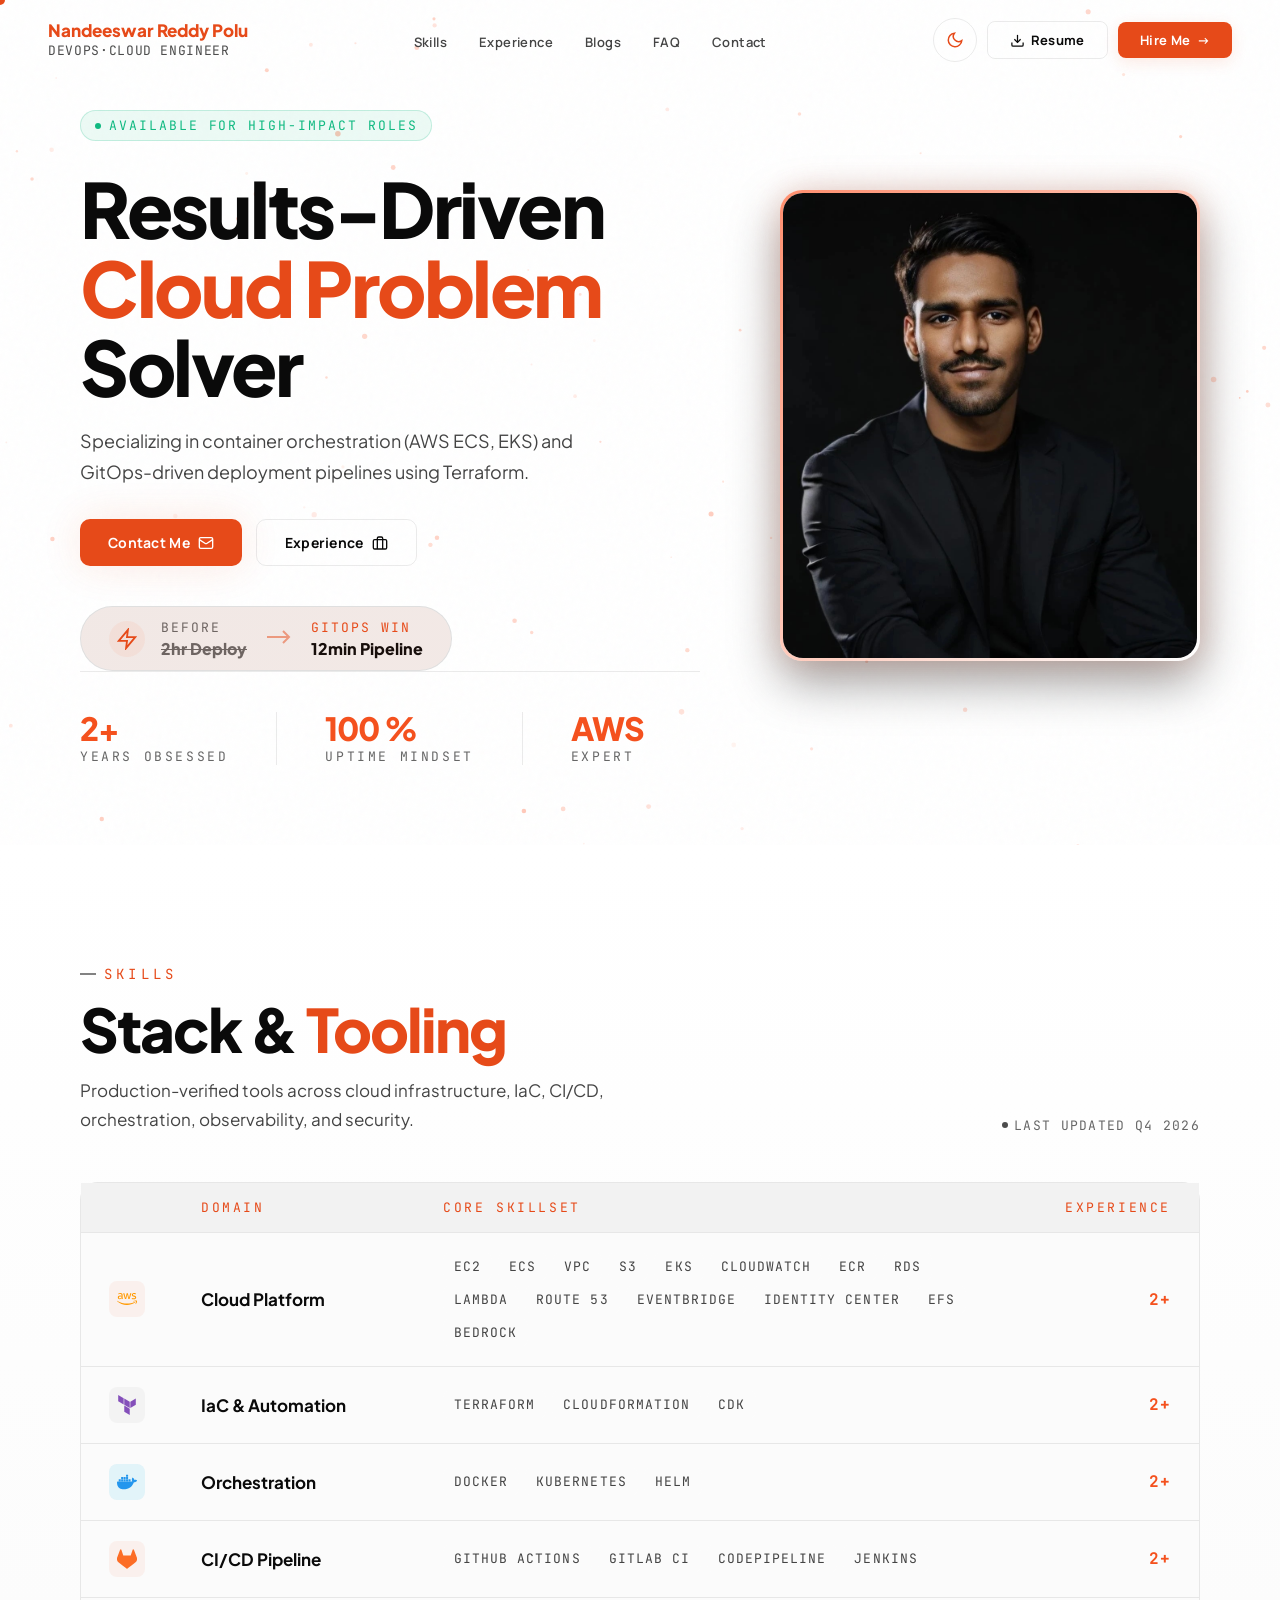
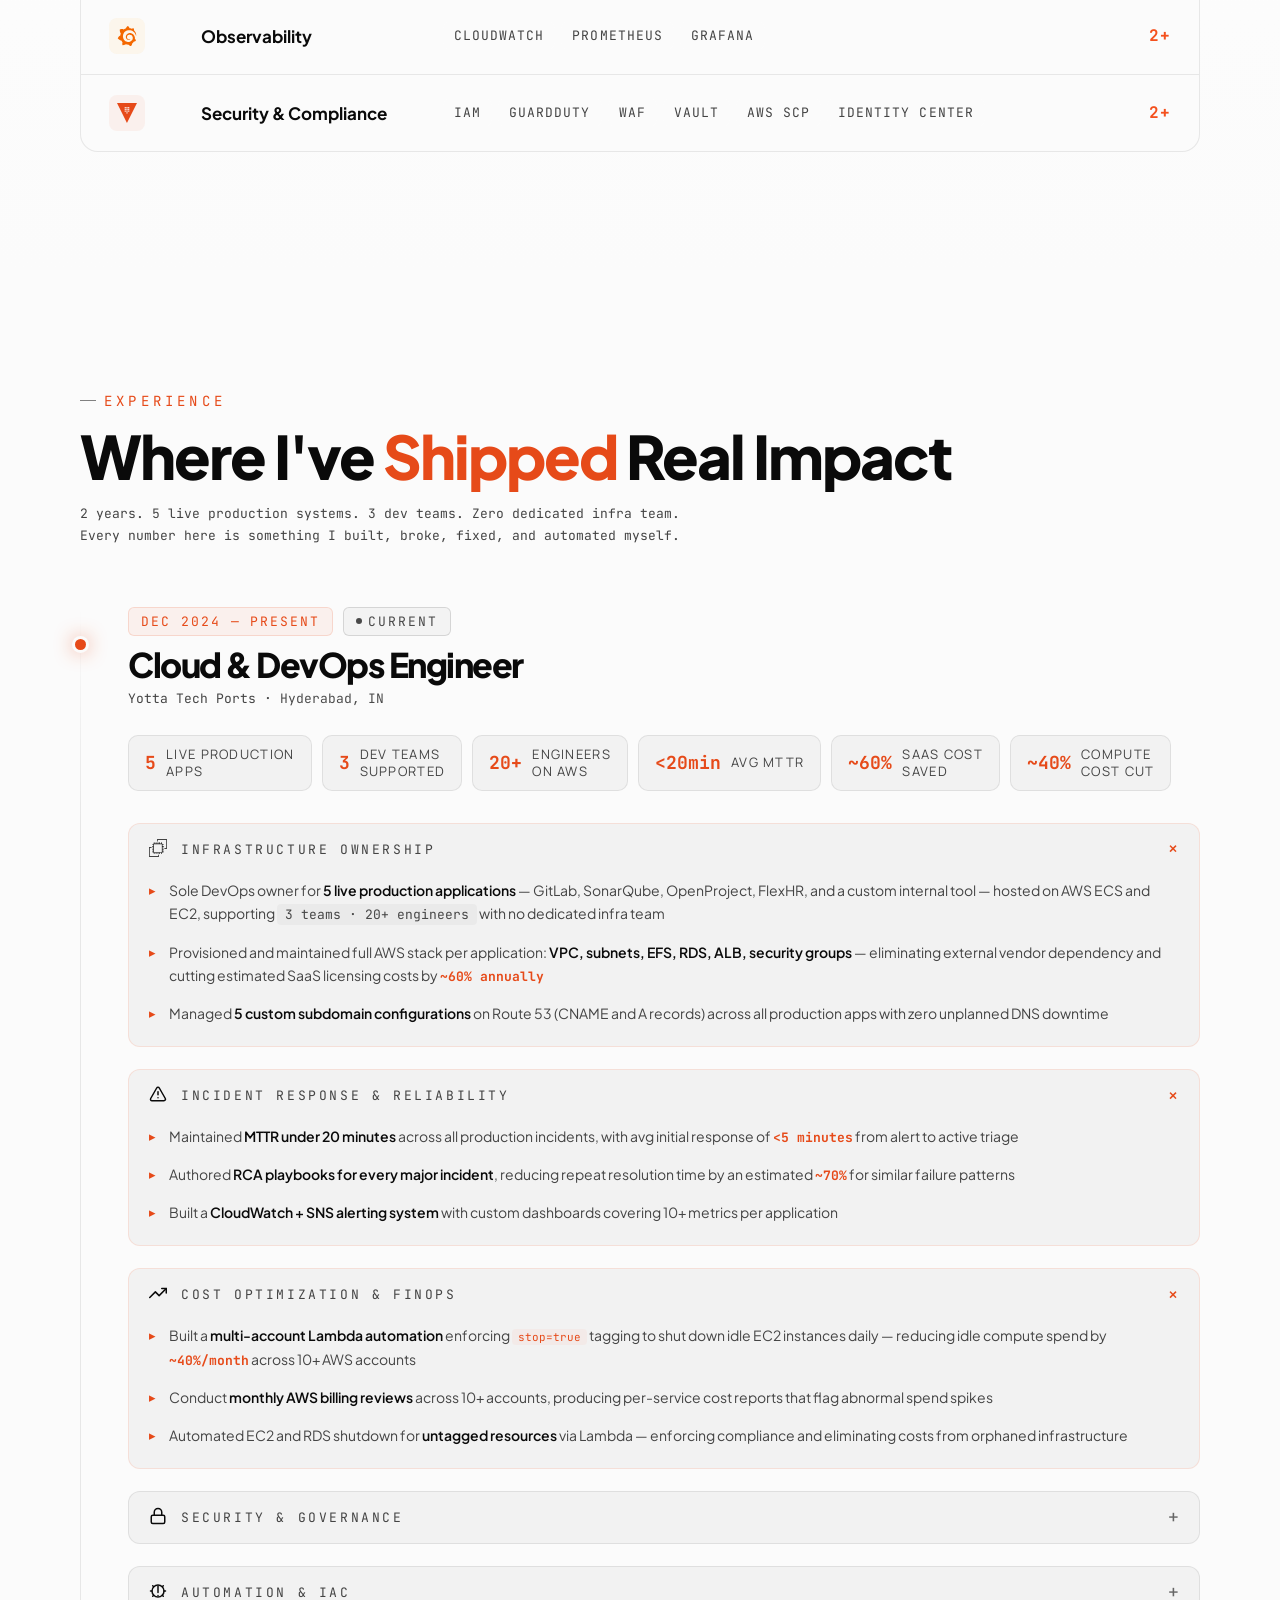
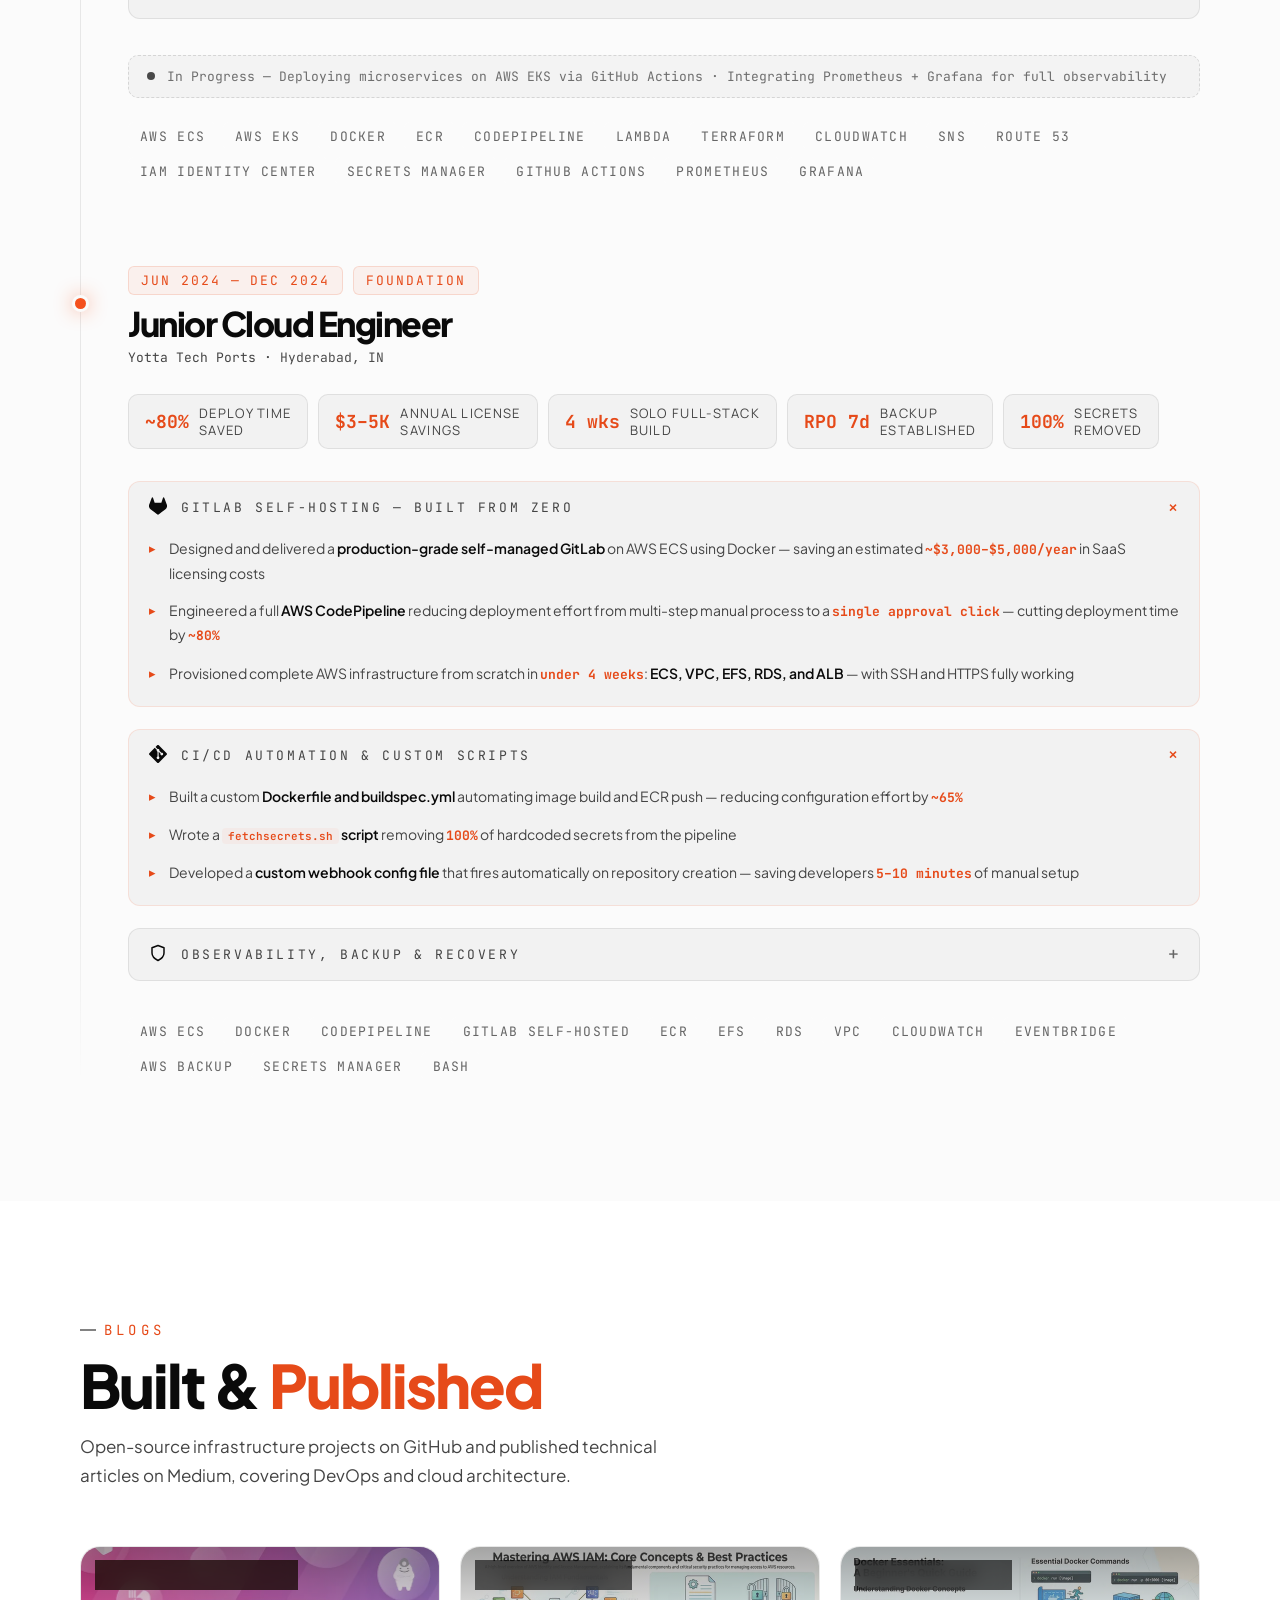
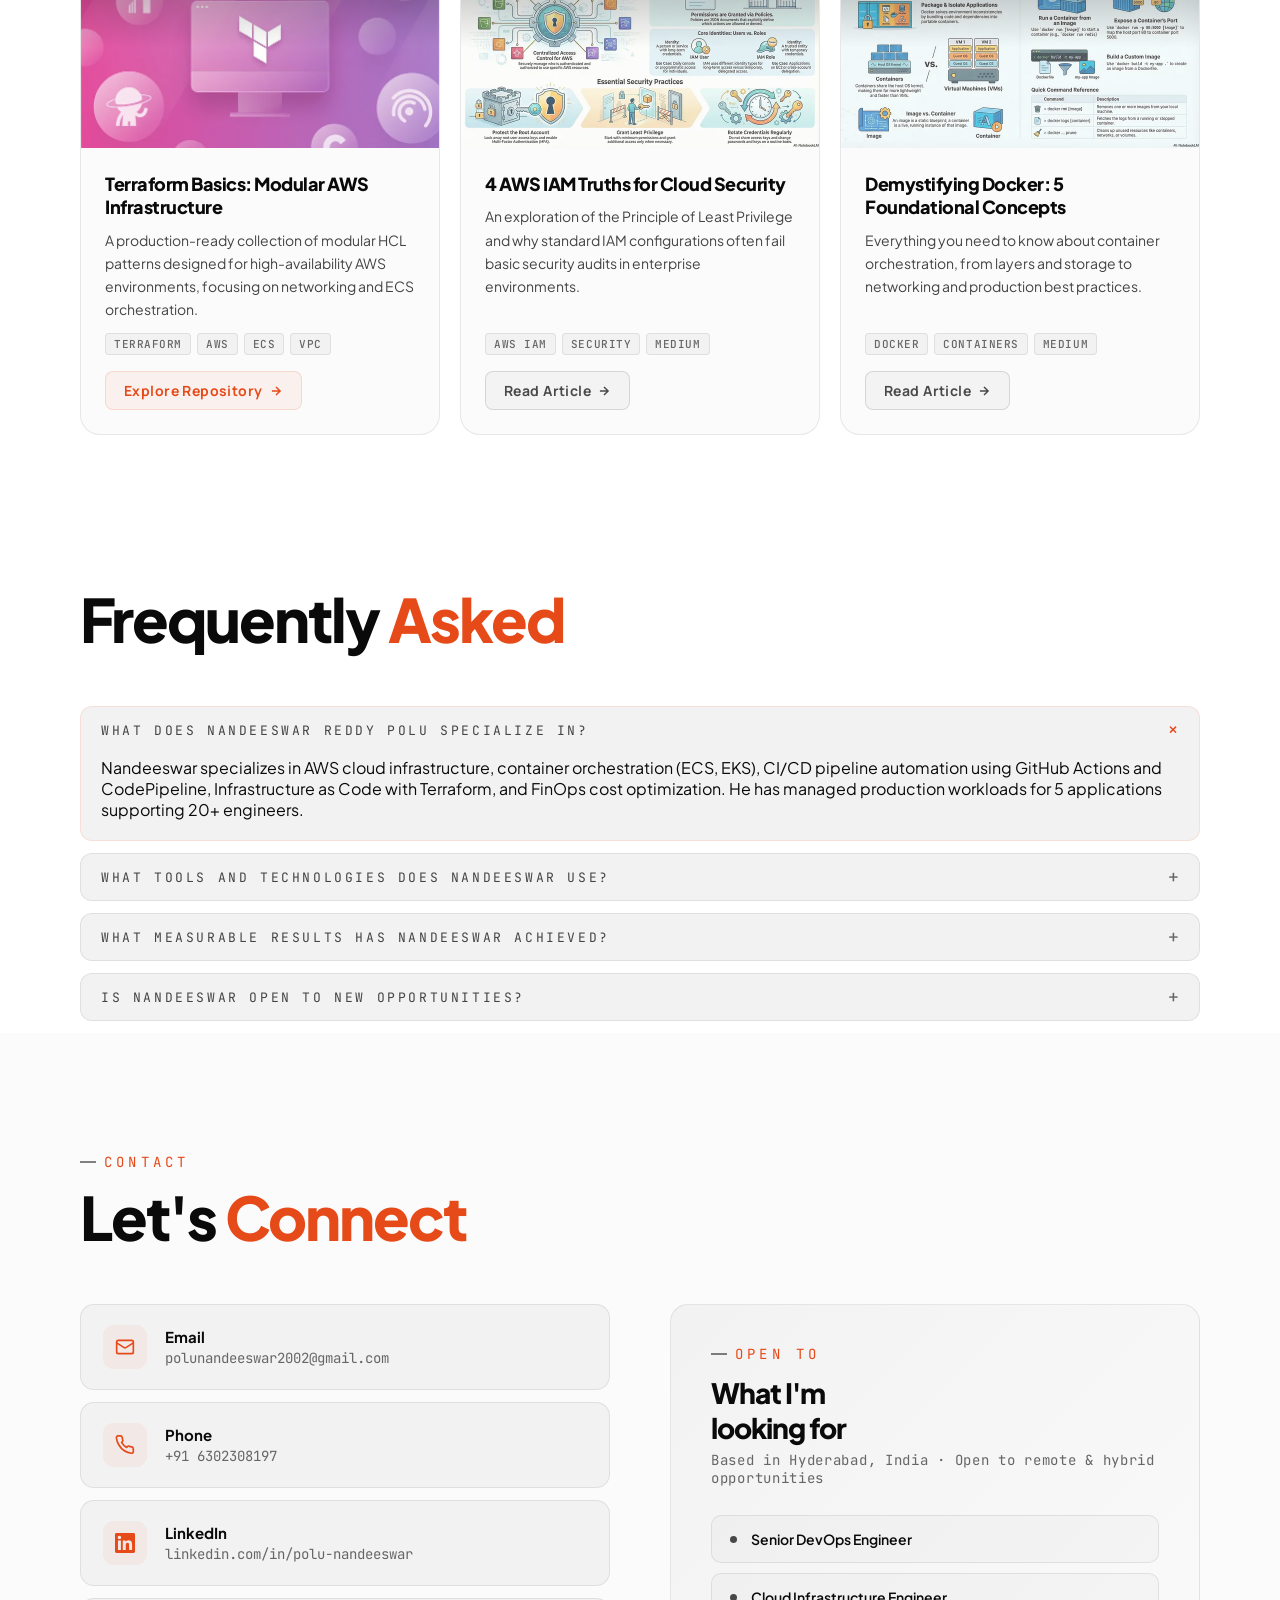
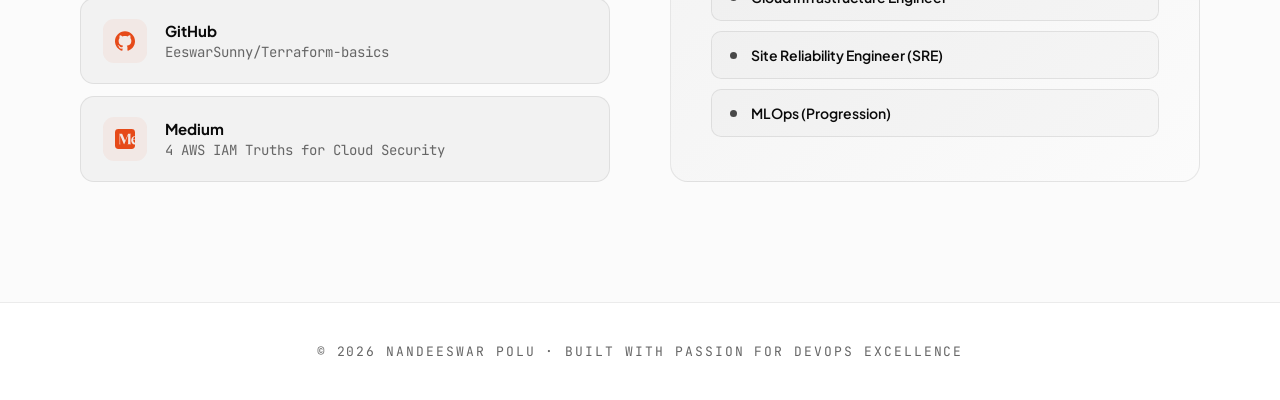
<file: index.html>
<!DOCTYPE html>
<html lang="en" class="dark">

<head>
  <meta charset="utf-8" />
  <meta content="width=device-width, initial-scale=1.0" name="viewport" />
  <title>Nandeeswar Reddy Polu</title>

  <!-- SEO Meta Tags -->
  <meta name="description" content="DevOps & Cloud Engineer specializing in AWS, Terraform, Docker, Kubernetes, and CI/CD pipelines. 3+ years of experience building scalable cloud infrastructure.">
  <meta name="keywords" content="DevOps, Cloud Engineer, AWS, Terraform, Docker, Kubernetes, CI/CD, Infrastructure as Code">
  <meta name="author" content="Nandeeswar Reddy Polu">
  <link rel="canonical" href="https://eswarpolu.github.io/">
  <meta name="robots" content="index, follow, max-snippet:-1, max-image-preview:large, max-video-preview:-1">
  <meta name="theme-color" content="#080808" media="(prefers-color-scheme: dark)">
  <meta name="theme-color" content="#ffffff" media="(prefers-color-scheme: light)">
  <link rel="icon" type="image/png" sizes="32x32" href="assets/favicon-32x32.png">
  <link rel="icon" type="image/png" sizes="16x16" href="assets/favicon-16x16.png">
  <link rel="apple-touch-icon" sizes="180x180" href="assets/apple-touch-icon.png">

  <!-- Open Graph / Social Media -->
  <meta property="og:title" content="Nandeeswar Polu - DevOps Engineer">
  <meta property="og:description" content="DevOps & Cloud Engineer specializing in AWS, Terraform, Docker, Kubernetes, and CI/CD pipelines">
  <meta property="og:image" content="https://eswarpolu.github.io/assets/profile-rectangle.jpg">
  <meta property="og:url" content="https://eswarpolu.github.io">
  <meta property="og:type" content="website">
  <meta property="og:image:width" content="1023">
  <meta property="og:image:height" content="1458">
  <meta property="og:locale" content="en_US">
  <meta property="og:site_name" content="Nandeeswar Reddy Polu - Portfolio">

  <!-- Twitter Card -->
  <meta name="twitter:card" content="summary_large_image">
  <meta name="twitter:title" content="Nandeeswar Polu - DevOps Engineer">
  <meta name="twitter:description" content="DevOps & Cloud Engineer specializing in AWS, Terraform, Docker, Kubernetes, and CI/CD pipelines">
  <meta name="twitter:image" content="https://eswarpolu.github.io/assets/profile-rectangle.jpg">

  <!-- Performance: Preconnect to font provider -->
  <link rel="preconnect" href="https://fonts.googleapis.com">
  <link rel="preconnect" href="https://fonts.gstatic.com" crossorigin>

  <!-- Fonts: Optimized loading with font-display: swap -->
  <link
    href="https://fonts.googleapis.com/css2?family=Plus+Jakarta+Sans:wght@400;600;700;800;900&family=Manrope:wght@400;500;600;700;800&family=JetBrains+Mono:wght@300;400;600;700&display=swap"
    rel="stylesheet" />
  <link rel="preload" as="image" href="assets/profile-rectangle.jpg">
  <style>
    :root {
      --primary: #ff8f6f;
      --primary-dim: #ff6b42;
      --primary-faint: rgba(255, 143, 111, 0.08); /* Dark mode faint overlay */
      --primary-subtle: rgba(255, 143, 111, 0.2); /* Dark mode subtle border */
      --primary-glow: rgba(255, 143, 111, 0.25);
      --cyan: rgba(255, 255, 255, 0.85);
      --cyan-dim: rgba(255, 255, 255, 0.7);
      --cyan-faint: rgba(255, 255, 255, 0.04);
      --cyan-subtle: rgba(255, 255, 255, 0.15);
      --cyan-glow: rgba(255, 255, 255, 0.06);
      --green: #10b981; /* Emerald green accent */
      --green-dim: #059669;
      --green-faint: rgba(16, 185, 129, 0.08);
      --green-subtle: rgba(16, 185, 129, 0.2);
      --green-glow: rgba(16, 185, 129, 0.25);
      --gold: #ffb085;  /* Pale warm orange */
      --gold-faint: rgba(255, 176, 133, 0.1);
      --surface: #080808;
      --surface-1: #111111;
      --surface-2: #181818;
      --surface-3: #222222;
      --surface-4: #2c2c2c;
      --border: rgba(255, 255, 255, 0.07);
      --border-hover: var(--primary-subtle);
      --text: #f0f0f0;
      --text-muted: #888;
      --text-dim: #555;
      --radius: 14px;
      --font-display: 'Plus Jakarta Sans', sans-serif;
      --font-mono: 'JetBrains Mono', monospace;
      --font-label: 'Manrope', sans-serif;
      --surface-rgb: 8, 8, 8;
      --nav-bg: rgba(8, 8, 8, 0.75);
      --nav-bg-scrolled: rgba(8, 8, 8, 0.95);
      --shadow: 0 4px 20px rgba(0, 0, 0, 0.5);
      --surface-0: rgba(255, 255, 255, 0.02);

      /* Spacing System */
      --space-xs: 4px;
      --space-sm: 8px;
      --space-md: 16px;
      --space-lg: 24px;
      --space-xl: 32px;
      --space-2xl: 48px;
      --space-3xl: 64px;
      --space-4xl: 80px;
      --space-5xl: 120px;
    }

    :root.light {
      --surface: #ffffff;
      --surface-rgb: 255, 255, 255;
      --surface-1: #fbfbfb;
      --surface-2: #f2f2f2;
      --surface-3: #e8e8e8;
      --surface-4: #e0e0e0;
      --nav-bg: rgba(255, 255, 255, 0.75);
      --nav-bg-scrolled: rgba(255, 255, 255, 0.95);
      --border: rgba(0, 0, 0, 0.08);
      --border-hover: var(--primary-subtle);
      --text: #0a0a0a; /* Slightly deeper black */
      --text-muted: #444444; /* Improved contrast for light mode */
      --text-dim: #666666; /* Improved contrast for light mode */
      --primary: #e64a19; /* Deeper orange for contrast on white background */
      --primary-dim: #d84315;
      --primary-faint: rgba(230, 74, 25, 0.06); /* Lighter tint for light mode */
      --primary-subtle: rgba(230, 74, 25, 0.15); 
      --primary-glow: rgba(230, 74, 25, 0.12);
      --cyan: rgba(0, 0, 0, 0.7);
      --cyan-dim: rgba(0, 0, 0, 0.55);
      --cyan-faint: rgba(0, 0, 0, 0.03);
      --cyan-subtle: rgba(0, 0, 0, 0.12);
      --cyan-glow: rgba(0, 0, 0, 0.05);
      --gold: #f4511e; /* Swapped to vibrant orange tint for visibility */
      --gold-faint: rgba(244, 81, 30, 0.06);
      --shadow: 0 4px 20px rgba(0, 0, 0, 0.08); /* Softer shadows in light mode */
      --surface-0: rgba(0, 0, 0, 0.02);
    }

    *,
    *::before,
    *::after {
      box-sizing: border-box;
      margin: 0;
      padding: 0;
    }

    html,
    body {
      overflow-x: hidden;
      overscroll-behavior-x: none;
    }

    html {
      scroll-behavior: smooth;
    }

    body {
      font-family: var(--font-display);
      background: var(--surface);
      color: var(--text);
      cursor: none; /* Custom cursor - overridden in prefers-reduced-motion */
      transition: background 0.3s, color 0.3s;
    }

    /* ── Theme Toggle Button ── */
    .theme-toggle {
      background: transparent;
      border: 1px solid var(--border);
      color: var(--primary);
      width: 38px;
      height: 38px;
      border-radius: 50%;
      display: flex;
      align-items: center;
      justify-content: center;
      cursor: pointer;
      transition: all 0.2s;
    }

    .theme-toggle:hover {
      border-color: var(--primary);
      color: var(--primary);
      background: var(--primary-glow);
      transform: scale(1.05);
    }

    .theme-toggle svg {
      width: 18px;
      height: 18px;
      stroke: var(--primary);
      color: var(--primary);
    }

    /* ── Custom Cursor ── */
    #cursor {
      position: fixed;
      width: 10px;
      height: 10px;
      background: var(--primary);
      border-radius: 50%;
      pointer-events: none;
      z-index: 99999;
      transform: translate(-50%, -50%);
      transition: width 0.2s cubic-bezier(0.16, 1, 0.3, 1), height 0.2s cubic-bezier(0.16, 1, 0.3, 1), background 0.2s;
    }

    /* ── Canvas Background ── */
    #bg-canvas {
      position: fixed;
      top: 0;
      left: 0;
      width: 100%;
      height: 100%;
      pointer-events: none;
      z-index: 0;
      opacity: 1;
    }

    /* ── Noise overlay ── */
    body::after {
      content: '';
      position: fixed;
      inset: 0;
      background-image: url("data:image/svg+xml,%3Csvg viewBox='0 0 200 200' xmlns='http://www.w3.org/2000/svg'%3E%3Cfilter id='n'%3E%3CfeTurbulence type='fractalNoise' baseFrequency='0.85' numOctaves='4' stitchTiles='stitch'/%3E%3C/filter%3E%3Crect width='100%25' height='100%25' filter='url(%23n)' opacity='1'/%3E%3C/svg%3E");
      opacity: 0.025;
      pointer-events: none;
      z-index: 1;
    }

    /* ── Scroll Reveal ── */
    .reveal {
      opacity: 0;
      transform: translateY(18px);
      transition: opacity 0.8s cubic-bezier(0.16, 1, 0.3, 1), transform 0.8s cubic-bezier(0.16, 1, 0.3, 1);
    }

    .reveal.visible {
      opacity: 1;
      transform: translateY(0);
    }

    .reveal-delay-1 { transition-delay: 0.1s; }
    .reveal-delay-2 { transition-delay: 0.2s; }
    .reveal-delay-3 { transition-delay: 0.3s; }
    .reveal-delay-4 { transition-delay: 0.4s; }
    .reveal-delay-5 { transition-delay: 0.5s; }

    /* ── Hero CSS-only entrance animations (no JS observer needed) ── */
    @keyframes hero-in {
      from { opacity: 0; }
      to   { opacity: 1; }
    }

    /* Override reveal for hero elements — fade in only, no position shift */
    #Hero .reveal {
      opacity: 0;
      transform: none; /* Cancel the base .reveal translateY so no upward jump */
      transition: none; /* Cancel transition to avoid conflict with animation */
      animation: hero-in 0.9s ease both;
    }
    /* Stagger each delay class */
    #Hero .reveal:not([class*='reveal-delay']) { animation-delay: 0.05s; }
    #Hero .reveal-delay-1 { animation-delay: 0.15s; }
    #Hero .reveal-delay-2 { animation-delay: 0.25s; }
    #Hero .reveal-delay-3 { animation-delay: 0.35s; }
    #Hero .reveal-delay-4 { animation-delay: 0.45s; }
    #Hero .reveal-delay-5 { animation-delay: 0.55s; }

    /* ── Nav ── */
    nav {
      position: fixed;
      top: 0;
      left: 0;
      right: 0;
      z-index: 100;
      padding: 18px 48px;
      display: flex;
      align-items: center;
      justify-content: space-between;
      background: transparent;
      border-bottom: 1px solid transparent;
      transition: background 0.4s, border-bottom-color 0.4s, box-shadow 0.4s, backdrop-filter 0.4s;
    }

    nav.scrolled {
      background: var(--nav-bg-scrolled);
      -webkit-backdrop-filter: blur(24px) saturate(180%);
      backdrop-filter: blur(24px) saturate(180%);
      border-bottom-color: var(--border);
      box-shadow: var(--shadow);
    }

    .nav-logo {
      display: flex;
      flex-direction: column;
      text-decoration: none;
    }

    .nav-logo-name {
      font-family: var(--font-display);
      font-weight: 800;
      font-size: 17px;
      color: var(--primary);
      letter-spacing: 0px;
      line-height: 1;
    }

    .nav-logo-title {
      font-family: var(--font-mono);
      font-size: 13px;
      color: var(--cyan);
      letter-spacing: 0.05em;
      margin-top: 3px;
      text-transform: uppercase;
    }

    .nav-links {
      display: flex;
      align-items: center;
      gap: 32px;
      list-style: none;
    }

    .nav-links a {
      font-family: var(--font-label);
      font-size: 13px;
      font-weight: 600;
      color: var(--text-muted);
      text-decoration: none;
      letter-spacing: 0.03em;
      transition: color 0.2s;
      position: relative;
    }

    .nav-links a::after {
      content: '';
      position: absolute;
      bottom: -4px;
      left: 0;
      width: 0;
      height: 1px;
      background: var(--primary);
      transition: width 0.25s;
    }

    .nav-links a:hover {
      color: var(--primary);
    }

    .nav-links a:hover::after {
      width: 100%;
    }

    .nav-links a.active {
      color: var(--primary);
    }

    .nav-links a.active::after {
      width: 100%;
    }

    .nav-cta {
      display: flex;
      gap: 10px;
      align-items: center;
    }

    .btn {
      font-family: var(--font-label);
      font-size: 13px;
      font-weight: 700;
      padding: 9px 22px;
      border-radius: 8px;
      border: none;
      cursor: pointer;
      transition: all 0.2s;
      letter-spacing: 0.03em;
      text-decoration: none;
      display: inline-flex;
      align-items: center;
      gap: 6px;
      white-space: nowrap;
    }

    /* ── Hamburger Button ── */
    .hamburger-btn {
      display: none;
      flex-direction: column;
      justify-content: center;
      align-items: center;
      gap: 5px;
      width: 40px;
      height: 40px;
      padding: 0;
      background: transparent;
      border: 1px solid var(--border);
      border-radius: 10px;
      cursor: pointer;
      transition: border-color 0.2s, background 0.2s;
      flex-shrink: 0;
    }

    .hamburger-btn:hover {
      border-color: var(--primary);
      background: transparent;
    }

    .hamburger-btn:hover .hb-line {
      background: var(--primary);
    }

    .hamburger-btn .hb-line {
      display: block;
      width: 18px;
      height: 1.5px;
      background: var(--text);
      border-radius: 2px;
      transform-origin: center;
      transition: transform 0.35s cubic-bezier(0.23, 1, 0.32, 1),
                  opacity 0.25s,
                  width 0.3s cubic-bezier(0.23, 1, 0.32, 1);
    }

    /* Open state: morph lines → X */
    .hamburger-btn.open .hb-line:nth-child(1) {
      transform: translateY(6.5px) rotate(45deg);
    }
    .hamburger-btn.open .hb-line:nth-child(2) {
      opacity: 0;
      width: 0;
    }
    .hamburger-btn.open .hb-line:nth-child(3) {
      transform: translateY(-6.5px) rotate(-45deg);
    }

    /* ── Mobile CTA: icon-only compact form ── */
    .nav-btn-icon {
      display: none; /* only shown on mobile */
    }

    /* ── Button Hierarchy: Primary → Secondary → Tertiary ── */
    /*
     * THREE-TIER BUTTON SYSTEM:
     *
     * 1. PRIMARY (.btn-primary) - High emphasis
     *    - Orange background with glow
     *    - Main CTAs: "Hire Me", "Contact Me"
     *    - Use sparingly (1-2 per page)
     *
     * 2. SECONDARY (.btn-secondary) - Medium emphasis
     *    - Cyan background with glow
     *    - Important actions: "View Resume", "See Projects", "Experience"
     *    - Supporting actions that deserve attention
     *
     * 3. TERTIARY (.btn-tertiary, .btn-outline) - Low emphasis
     *    - Transparent with border (ghost style)
     *    - Less important actions: "Learn More", "View Details"
     *    - Fallback for less critical interactions
     */

    /* PRIMARY: High emphasis - Main CTAs (orange, bold, glowing) */
    .btn-primary {
      background: var(--primary);
      color: var(--surface);
      box-shadow: 0 4px 16px var(--primary-glow);
    }

    .btn-primary:hover {
      background: var(--primary-dim);
      transform: translateY(-2px);
      box-shadow: 0 8px 28px rgba(255, 107, 66, 0.35);
    }

    /* SECONDARY: Medium emphasis - Ghost/outline style */
    .btn-secondary {
      background: transparent;
      color: var(--text);
      border: 1px solid var(--border);
    }

    .btn-secondary:hover {
      background: var(--surface-2);
      border-color: var(--text-muted);
      transform: translateY(-2px);
    }

    /* TERTIARY: Low emphasis - Ghost/outline style */
    .btn-tertiary,
    .btn-outline {
      background: transparent;
      border: 1px solid var(--border);
      color: var(--text-muted);
    }

    .btn-tertiary:hover,
    .btn-outline:hover {
      border-color: var(--primary);
      color: var(--primary);
      background: var(--primary-faint);
    }

    /* ── Hero ── */
    #Hero {
      position: relative;
      display: flex;
      flex-direction: column;
      justify-content: flex-start;
      padding: 110px 80px 80px;
      max-width: 1400px;
      margin: 0 auto;
      z-index: 2;
    }

    .hero-grid {
      display: grid;
      grid-template-columns: 1fr 420px;
      gap: 80px;
      align-items: center;
    }

    .hero-badge {
      display: inline-flex;
      align-items: center;
      gap: 8px;
      padding: 6px 14px;
      background: var(--green-faint);
      border: 1px solid var(--green-subtle);
      border-radius: 100px;
      font-family: var(--font-mono);
      font-size: 13px;
      color: var(--green);
      letter-spacing: 0.15em;
      text-transform: uppercase;
      margin-bottom: 28px;
    }

    .hero-badge-dot {
      width: 6px;
      height: 6px;
      border-radius: 50%;
      background: var(--green);
      animation: pulse-green 1.5s infinite ease-in-out;
    }

    @keyframes pulse-cyan {
      0% {
        transform: scale(1);
        box-shadow: 0 0 0 0 rgba(255, 255, 255, 0.5);
      }
      70% {
        transform: scale(1);
        box-shadow: 0 0 0 12px rgba(255, 255, 255, 0);
      }
      100% {
        transform: scale(1);
        box-shadow: 0 0 0 0 rgba(255, 255, 255, 0);
      }
    }

    @keyframes pulse-green {
      0% {
        transform: scale(1);
        box-shadow: 0 0 0 0 rgba(16, 185, 129, 0.7);
      }
      70% {
        transform: scale(1);
        box-shadow: 0 0 0 12px rgba(16, 185, 129, 0);
      }
      100% {
        transform: scale(1);
        box-shadow: 0 0 0 0 rgba(16, 185, 129, 0);
      }
    }

    .hero-h1 {
      font-family: var(--font-display);
      font-size: clamp(44px, 6vw, 76px);
      font-weight: 900;
      line-height: 1.04;
      letter-spacing: -2.5px;
      margin-bottom: 20px;
    }

    .hero-h1 em {
      font-style: normal;
      color: var(--primary);
      -webkit-text-stroke: 0px;
      position: relative;
    }


    .hero-sub {
      font-size: 18px;
      color: var(--text-muted);
      line-height: 1.7;
      max-width: 520px;
      margin-bottom: 32px;
    }

    .hero-about {
      position: absolute;
      width: 1px;
      height: 1px;
      padding: 0;
      margin: -1px;
      overflow: hidden;
      clip: rect(0, 0, 0, 0);
      white-space: nowrap;
      border: 0;
    }

    .hero-actions {
      display: flex;
      gap: 14px;
      flex-wrap: wrap;
      margin-bottom: 40px; /* Reduced from 64px to bring card up */
    }

    .hero-actions a {
      font-family: var(--font-label);
      font-weight: 700;
      font-size: 14px;
      padding: 13px 28px;
      border-radius: 10px;
      text-decoration: none;
      display: inline-flex;
      align-items: center;
      gap: 8px;
      transition: all 0.25s;
      letter-spacing: 0.02em;
    }

    .hero-btn-primary {
      background: var(--primary);
      color: var(--surface);
      box-shadow: 0 0 40px var(--primary-glow);
    }

    .hero-btn-primary:hover {
      background: var(--primary-dim);
      box-shadow: 0 0 60px rgba(255, 107, 66, 0.4);
      transform: translateY(-2px);
    }

    .hero-btn-secondary {
      background: transparent;
      color: var(--text);
      border: 1px solid var(--border);
    }

    .hero-btn-secondary:hover {
      background: var(--surface-2);
      border-color: var(--text-muted);
      transform: translateY(-2px);
    }

    .hero-btn-tertiary {
      background: transparent;
      color: var(--text);
      border: 1px solid var(--border);
    }

    .hero-btn-tertiary:hover {
      background: var(--surface-0);
      border-color: var(--cyan-subtle);
      color: var(--cyan);
    }

    /* Pipeline metric */
    .pipeline-card {
      display: inline-flex;
      align-items: center;
      gap: 16px;
      background: var(--surface-2);
      border: 1px solid var(--border);
      border-radius: 100px;
      padding: 12px 28px;
      position: relative;
      overflow: hidden;
      max-width: fit-content;
      transition: all 0.4s cubic-bezier(0.165, 0.84, 0.44, 1);
    }

    .pipeline-card::before {
      content: '';
      position: absolute;
      inset: 0;
      background: linear-gradient(135deg, var(--primary-faint), var(--gold-faint));
      pointer-events: none;
    }

    .pipeline-card:hover {
      border-color: rgba(255, 143, 111, 0.4);
      background: rgba(255, 143, 111, 0.05);
      transform: translateY(-3px);
      box-shadow: 0 10px 40px -10px rgba(0, 0, 0, 0.5), 0 0 20px rgba(255, 143, 111, 0.05);
    }

    .pipeline-icon {
      width: 36px;
      height: 36px;
      background: rgba(255, 143, 111, 0.1);
      border-radius: 50%;
      display: flex;
      align-items: center;
      justify-content: center;
      flex-shrink: 0;
    }

    .pipeline-data {
      display: flex;
      align-items: center;
      gap: 20px;
    }

    .pipeline-item {
      text-align: left;
    }

    .pipeline-label {
      font-family: var(--font-mono);
      font-size: 13px;
      text-transform: uppercase;
      letter-spacing: 0.15em;
      color: var(--text-dim);
      margin-bottom: 4px;
    }

    .pipeline-value {
      font-family: var(--font-display);
      font-size: 16px;
      font-weight: 800;
      line-height: 1.1;
    }

    .pipeline-value.old {
      color: var(--text-dim);
      text-decoration: line-through;
    }

    .pipeline-value.new {
      color: #fff;
    }
    :root.light .pipeline-value.new {
      color: var(--text);
    }

    .pipeline-arrow {
      color: var(--primary);
      opacity: 0.5;
    }

    /* Metrics row */
    .hero-metrics {
      display: flex;
      gap: 48px;
      padding-top: 40px;
      border-top: 1px solid var(--border);
      flex-wrap: wrap;
    }

    .metric-item {
      display: flex;
      flex-direction: column;
      gap: 4px;
    }

    .metric-value {
      font-family: var(--font-display);
      font-size: 32px;
      font-weight: 900;
      color: var(--gold);
      letter-spacing: -1px;
      line-height: 1;
    }

    .metric-label {
      font-family: var(--font-mono);
      font-size: 13px;
      text-transform: uppercase;
      letter-spacing: 0.2em;
      color: var(--text-dim);
    }

    .metric-div {
      width: 1px;
      background: var(--border);
      align-self: stretch;
    }

    /* Mobile photo — circled */
    .mobile-photo-wrap {
      display: none;
      width: 150px;
      height: 150px;
      border-radius: 50%;
      padding: 3px;
      background: linear-gradient(135deg, var(--primary), var(--cyan));
      box-shadow: 0 10px 30px rgba(0,0,0,0.3), 0 0 20px var(--primary-glow);
    }

    .mobile-photo-wrap img {
      width: 100%;
      height: 100%;
      border-radius: 50%;
      object-fit: cover;
      object-position: top center;
      display: block;
      background: var(--surface);
    }

    /* Hero photo — clean with thin gradient ring */
    .hero-photo-wrap {
      position: relative;
      padding: 3px;
      border-radius: 22px;
      background: linear-gradient(135deg, #ff8f6f, rgba(255,255,255,0.3));
      box-shadow:
        0 0 30px rgba(255,143,111,0.25),
        0 20px 50px rgba(0,0,0,0.4);
      transition: box-shadow 0.4s;
      margin-top: -24px;
    }

    .hero-photo-wrap:hover {
      box-shadow:
        0 0 50px rgba(255,143,111,0.25),
        0 0 20px rgba(255,255,255,0.1),
        0 24px 60px rgba(0,0,0,0.5);
    }

    .hero-photo-frame {
      border-radius: 20px;
      overflow: hidden;
      aspect-ratio: 4/4.5;
      background: var(--surface);
    }

    .hero-photo-frame img {
      width: 100%;
      height: 100%;
      object-fit: cover;
      object-position: top center;
      display: block;
    }

    /* ── Section base ── */
    section {
      position: relative;
      z-index: 2;
    }

    .section-inner {
      max-width: 1300px;
      margin: 0 auto;
      padding: 0 80px;
    }

    /* ── Section Label ── */
    .section-eyebrow {
      font-family: var(--font-mono);
      font-size: 14px;
      letter-spacing: 0.3em;
      text-transform: uppercase;
      color: var(--primary);
      margin-bottom: 14px;
      display: flex;
      align-items: center;
      gap: 8px;
    }

    .section-eyebrow::before {
      content: '';
      width: 16px;
      height: 1.5px;
      background: var(--cyan);
      opacity: 0.7;
    }

    .section-title {
      font-family: var(--font-display);
      font-size: clamp(36px, 5vw, 60px);
      font-weight: 900;
      letter-spacing: -2px;
      line-height: 1.05;
      margin-bottom: 16px;
    }

    .section-title em {
      font-style: normal;
      color: var(--primary);
    }

    .section-sub {
      color: var(--text-muted);
      font-size: 17px;
      line-height: 1.7;
      max-width: 600px;
    }

    /* ── Skills ── */
    #Skills {
      padding: 120px 0;
      background: linear-gradient(180deg, var(--surface) 0%, var(--surface-1) 100%);
    }

    .skills-header {
      display: flex;
      align-items: flex-end;
      justify-content: space-between;
      margin-bottom: 48px;
      gap: 32px;
      flex-wrap: wrap;
    }

    .skills-tag {
      font-family: var(--font-mono);
      font-size: 13px;
      text-transform: uppercase;
      letter-spacing: 0.1em;
      color: var(--text-dim);
      display: inline-flex;
      align-items: center;
      gap: 6px;
    }

    .skills-tag::before {
      content: '';
      width: 6px;
      height: 6px;
      background: var(--cyan);
      border-radius: 50%;
      animation: pulse-cyan 1.5s infinite ease-in-out;
    }

    .skills-table-wrap {
      background: var(--surface-1);
      border: 1px solid var(--border);
      border-radius: 18px;
    }


    table {
      width: 100%;
      border-collapse: collapse;
    }

    thead tr {
      background: var(--surface-2);
      border-bottom: 1px solid var(--border);
    }

    thead th {
      padding: 16px 28px;
      font-family: var(--font-mono);
      font-size: 13px;
      letter-spacing: 0.2em;
      text-transform: uppercase;
      color: var(--primary);
      text-align: left;
      font-weight: 400;
    }

    thead th:last-child {
      text-align: right;
    }

    tbody tr {
      border-bottom: 1px solid var(--border);
      transition: background 0.2s;
    }

    tbody tr:last-child {
      border-bottom: none;
    }

    tbody tr:hover {
      background: var(--surface-0);
    }

    tbody td {
      padding: 20px 28px;
      vertical-align: middle;
    }

    .td-domain {
      font-family: var(--font-display);
      font-size: 17px;
      font-weight: 700;
      color: var(--text);
      white-space: nowrap;
    }

    .td-sub {
      font-family: var(--font-mono);
      font-size: 13px;
      color: var(--text-dim);
      font-style: italic;
    }

    .td-chips {
      display: flex;
      flex-wrap: wrap;
      gap: 6px;
    }

    .chip {
      padding: 4px 10px;
      background: rgba(255, 255, 255, 0.04);
      border: 1px solid rgba(255, 255, 255, 0.07);
      border-radius: 6px;
      font-family: var(--font-mono);
      font-size: 13px;
      text-transform: uppercase;
      letter-spacing: 0.08em;
      color: var(--text-muted);
      transition: all 0.2s;
      white-space: nowrap;
    }

    .chip:hover {
      color: var(--primary);
      border-color: var(--primary-subtle);
      background: var(--primary-faint);
      box-shadow: 0 4px 12px rgba(255, 143, 111, 0.1);
    }

    tbody tr:hover .chip {
      border-color: rgba(255, 143, 111, 0.2);
      color: var(--text);
    }

    .td-years {
      font-family: var(--font-mono);
      font-size: 16px;
      font-weight: 700;
      color: var(--gold);
      text-align: right;
      letter-spacing: 0.05em;
    }

    /* Skill row icon */
    .td-icon {
      width: 36px;
      height: 36px;
      display: flex;
      align-items: center;
      justify-content: center;
      border-radius: 8px;
      flex-shrink: 0;
    }

    .scroll-hint {
      display: none;
      align-items: center;
      gap: 6px;
      padding: 6px 12px;
      background: var(--primary-faint);
      border: 1px solid var(--primary-subtle);
      border-radius: 100px;
      font-family: var(--font-label);
      font-size: 11px;
      font-weight: 700;
      color: var(--primary);
      text-transform: uppercase;
      letter-spacing: 0.05em;
      margin-bottom: 12px;
      animation: float 2s ease-in-out infinite;
    }

    @media (max-width: 900px) {
      .skills-table-wrap {
        border: none;
        background: transparent;
      }

      .skills-table-wrap table, 
      .skills-table-wrap tbody, 
      .skills-table-wrap tr, 
      .skills-table-wrap td {
        display: block;
        width: 100%;
      }

      .skills-table-wrap thead {
        display: none;
      }

      .skills-table-wrap tr {
        background: var(--surface-1);
        border: 1px solid var(--border);
        border-radius: 16px;
        padding: 20px;
        margin-bottom: 16px;
        display: flex;
        flex-direction: column;
        gap: 12px;
      }

      .skills-table-wrap td {
        padding: 0 !important;
        border: none !important;
      }

      .skills-table-wrap td:nth-child(1) { /* Icon */
        display: flex;
        width: 36px;
        height: 36px;
        margin-bottom: 0;
      }

      .skills-table-wrap td:nth-child(2) { /* Domain */
        display: flex;
        align-items: center;
        margin-top: -48px; /* Offset to sit next to icon */
        margin-left: 48px;
        min-height: 36px;
      }

      .skills-table-wrap td:nth-child(3) { /* Chips */
        margin-top: 12px;
      }

      .skills-table-wrap td:nth-child(4) { /* Years */
        display: inline-flex;
        align-items: center;
        gap: 6px;
        font-size: 13px;
        color: var(--text-dim);
        border-top: 1px solid var(--border) !important;
        padding-top: 12px !important;
        margin-top: 4px;
      }

      .skills-table-wrap td:nth-child(4)::before {
        content: 'Experience:';
        font-family: var(--font-label);
        font-weight: 500;
        text-transform: uppercase;
        letter-spacing: 0.05em;
      }
    }

    @keyframes float {
      0%, 100% { transform: translateX(0); }
      50% { transform: translateX(5px); }
    }

    /* ── Experience ── */
    #Experience {
      padding: 120px 0;
      background: var(--surface-1);
    }

    .timeline {
      position: relative;
      padding-left: 0;
    }

    .timeline-line {
      position: absolute;
      left: 0;
      top: 0;
      bottom: 0;
      width: 1px;
      background: linear-gradient(to bottom, transparent, var(--border) 10%, var(--border) 90%, transparent);
    }

    .role-card {
      position: relative;
      padding-left: 48px;
      padding-bottom: 80px;
    }

    .role-card:last-child {
      padding-bottom: 0;
    }

    .role-dot {
      position: absolute;
      left: -5px;
      top: 32px;
      width: 11px;
      height: 11px;
      border-radius: 50%;
      background: var(--primary);
      box-shadow: 0 0 0 3px var(--surface-1), 0 0 20px var(--primary);
    }

    .role-header {
      margin-bottom: 28px;
    }

    .role-time-badges {
      display: flex;
      align-items: center;
      gap: 10px;
      margin-bottom: 12px;
      flex-wrap: wrap;
    }

    .badge {
      font-family: var(--font-mono);
      font-size: 13px;
      letter-spacing: 0.15em;
      text-transform: uppercase;
      padding: 5px 12px;
      border-radius: 6px;
    }

    .badge-primary {
      background: var(--primary-faint);
      border: 1px solid var(--primary-subtle);
      color: var(--primary);
    }

    .badge-current {
      background: var(--cyan-faint);
      border: 1px solid var(--cyan-subtle);
      color: var(--cyan);
      display: flex;
      align-items: center;
      gap: 6px;
    }

    .badge-current-dot {
      width: 6px;
      height: 6px;
      border-radius: 50%;
      background: var(--cyan);
      animation: pulse-cyan 1.5s infinite ease-in-out;
    }

    .badge-foundation {
      background: var(--primary-faint);
      border: 1px solid var(--primary-subtle);
      color: var(--primary);
    }

    .role-title {
      font-family: var(--font-display);
      font-size: 34px;
      font-weight: 900;
      letter-spacing: -1.5px;
      line-height: 1;
      margin-bottom: 8px;
    }

    .role-company {
      font-family: var(--font-mono);
      font-size: 13px;
      color: var(--text-muted);
    }

    .role-company span {
      color: var(--cyan);
    }

    /* Impact chips */
    .impact-chips {
      display: flex;
      flex-wrap: wrap;
      gap: 10px;
      margin-bottom: 32px;
    }

    .impact-chip {
      display: flex;
      align-items: center;
      gap: 10px;
      background: var(--surface-2);
      border: 1px solid var(--border);
      border-radius: 10px;
      padding: 10px 16px;
      transition: all 0.2s;
      cursor: default;
    }

    .impact-chip:hover {
      border-color: rgba(255, 143, 111, 0.3);
      background: var(--primary-faint);
      transform: translateY(-2px);
    }

    .impact-chip-val {
      font-family: var(--font-mono);
      font-size: 18px;
      font-weight: 700;
      color: var(--primary);
      line-height: 1;
    }

    .impact-chip-label {
      font-family: var(--font-label);
      font-size: 13px;
      text-transform: uppercase;
      letter-spacing: 0.1em;
      color: var(--text-muted);
      line-height: 1.3;
    }

    /* Category accordion */
    .cat-block {
      background: var(--surface-2);
      border: 1px solid var(--border);
      border-radius: 12px;
      overflow: hidden;
      margin-bottom: 12px;
      transition: border-color 0.2s;
    }

    .cat-block:hover {
      border-color: rgba(255, 143, 111, 0.15);
    }

    .cat-block.open {
      border-color: rgba(255, 143, 111, 0.2);
    }

    .cat-header {
      display: flex;
      align-items: center;
      gap: 14px;
      padding: 14px 20px;
      cursor: pointer;
      user-select: none;
      background: rgba(255, 255, 255, 0.01);
      transition: background 0.2s;
    }

    .cat-header:hover {
      background: rgba(255, 255, 255, 0.03);
    }

    .cat-emoji {
      font-size: 18px;
    }

    .cat-title {
      font-family: var(--font-mono);
      font-size: 13px;
      letter-spacing: 0.2em;
      text-transform: uppercase;
      color: var(--text-muted);
      flex: 1;
    }

    .cat-toggle {
      font-family: var(--font-mono);
      font-size: 18px;
      color: var(--text-dim);
      transition: transform 0.35s cubic-bezier(0.34, 1.56, 0.64, 1), color 0.2s;
      line-height: 1;
    }

    .cat-block.open .cat-toggle {
      transform: rotate(45deg);
      color: var(--primary);
    }

    .cat-body {
      display: grid;
      grid-template-rows: 0fr;
      overflow: hidden;
      transition: grid-template-rows 0.45s cubic-bezier(0.16, 1, 0.3, 1), padding 0.3s;
      padding: 0 20px;
    }

    .cat-body > * {
      min-height: 0; /* Required for grid collapse to work */
    }

    .cat-block.open .cat-body {
      grid-template-rows: 1fr;
      padding: 4px 20px 20px;
    }

    .cat-body ul {
      list-style: none;
      display: flex;
      flex-direction: column;
      gap: 14px;
    }

    .cat-body li {
      position: relative;
      padding-left: 20px;
      font-size: 14px;
      line-height: 1.7;
      color: var(--text-muted);
    }

    .cat-body li::before {
      content: '▸';
      position: absolute;
      left: 0;
      top: 0;
      color: var(--primary);
      font-size: 13px;
    }

    .cat-body li strong {
      color: var(--text);
      font-weight: 600;
    }

    .cat-body li .mono {
      font-family: var(--font-mono);
      font-size: 13px;
      color: var(--primary);
      font-weight: 700;
    }

    .cat-body li .tag-cyan {
      font-family: var(--font-mono);
      font-size: 13px;
      color: var(--cyan);
      background: var(--cyan-faint);
      padding: 2px 8px;
      border-radius: 4px;
    }

    /* WIP bar */
    .wip-bar {
      display: flex;
      align-items: center;
      gap: 12px;
      margin-top: 24px;
      padding: 12px 18px;
      background: var(--cyan-faint);
      border: 1px dashed var(--cyan-subtle);
      border-radius: 10px;
    }

    .wip-dot {
      width: 8px;
      height: 8px;
      border-radius: 50%;
      background: var(--cyan);
      flex-shrink: 0;
      animation: pulse-cyan 1.5s infinite ease-in-out;
    }

    .wip-text {
      font-family: var(--font-mono);
      font-size: 13px;
      color: var(--cyan-dim);
    }

    /* Stack chips */
    .stack-chips {
      display: flex;
      flex-wrap: wrap;
      gap: 6px;
      margin-top: 24px;
    }

    .stack-chip {
      font-family: var(--font-mono);
      font-size: 13px;
      text-transform: uppercase;
      letter-spacing: 0.1em;
      color: var(--text-dim);
      border: 1px solid rgba(255, 255, 255, 0.06);
      padding: 5px 11px;
      border-radius: 6px;
      transition: all 0.2s;
    }

    .stack-chip:hover {
      color: var(--primary);
      border-color: rgba(255, 143, 111, 0.3);
    }

    /* ── Blogs ── */
    #Blogs {
      padding: 120px 0;
      background: var(--surface);
    }

    .bento-grid {
      display: grid;
      grid-template-columns: repeat(3, 1fr);
      gap: 20px;
    }

    .bento-card {
      background: var(--surface-1);
      border: 1px solid var(--border);
      border-radius: 20px;
      overflow: hidden;
      display: flex;
      flex-direction: column;
      transition: all 0.35s cubic-bezier(0.16, 1, 0.3, 1);
      position: relative;
    }

    .stretched-link::after {
      position: absolute;
      top: 0;
      right: 0;
      bottom: 0;
      left: 0;
      z-index: 10;
      content: "";
    }

    .bento-card:hover {
      border-color: rgba(255, 143, 111, 0.2);
      transform: translateY(-6px);
      box-shadow: 0 20px 60px rgba(0, 0, 0, 0.4), 0 0 0 1px rgba(255, 143, 111, 0.1);
    }

    .bento-img {
      position: relative;
      aspect-ratio: 16/9;
      overflow: hidden;
    }

    .bento-img img {
      width: 100%;
      height: 100%;
      object-fit: cover;
      opacity: 0.75;
      transition: opacity 0.4s, transform 0.5s;
    }

    /* Dark overlay on image so badge is always readable regardless of theme */
    .bento-img::after {
      content: '';
      position: absolute;
      inset: 0;
      background: linear-gradient(to bottom, rgba(0,0,0,0.35) 0%, transparent 50%);
      pointer-events: none;
    }

    .bento-card:hover .bento-img img {
      opacity: 0.95;
      transform: scale(1.04);
    }

    .bento-badge {
      position: absolute;
      top: 14px;
      left: 14px;
      font-family: var(--font-mono);
      font-size: 13px;
      font-weight: 700;
      text-transform: uppercase;
      letter-spacing: 0.1em;
      padding: 5px 12px;
      border-radius: 100px;
      z-index: 1;
    }

    .badge-orange {
      background: rgba(20, 8, 0, 0.75);
      color: var(--primary);
      border: 1px solid rgba(255, 143, 111, 0.4);
      backdrop-filter: blur(8px);
    }

    .badge-cyan {
      background: rgba(0, 0, 0, 0.6);
      color: var(--text);
      border: 1px solid rgba(255, 255, 255, 0.2);
      backdrop-filter: blur(8px);
    }

    .bento-body {
      padding: 24px;
      display: flex;
      flex-direction: column;
      flex: 1;
    }

    .bento-title {
      font-family: var(--font-display);
      font-size: 18px;
      font-weight: 800;
      line-height: 1.3;
      letter-spacing: -0.5px;
      margin-bottom: 10px;
    }

    .bento-desc {
      font-size: 14px;
      color: var(--text-muted);
      line-height: 1.65;
      flex: 1;
      margin-bottom: 12px;
    }

    .bento-meta {
      display: flex;
      flex-wrap: wrap;
      gap: 6px;
      margin-bottom: 16px;
      font-size: 11px;
      font-family: var(--font-mono);
      text-transform: uppercase;
      letter-spacing: 0.05em;
    }

    .bento-meta-tag {
      padding: 3px 8px;
      background: var(--surface-2);
      border: 1px solid var(--border);
      border-radius: 4px;
      color: var(--text-dim);
      font-weight: 500;
    }

    .bento-link {
      font-family: var(--font-label);
      font-size: 14px;
      font-weight: 700;
      text-decoration: none;
      display: inline-flex;
      align-items: center;
      gap: 6px;
      padding: 9px 18px;
      border-radius: 8px;
      width: fit-content;
      transition: all 0.2s;
      letter-spacing: 0.03em;
      margin-top: auto;
    }

    .bento-link-orange {
      color: var(--primary);
      background: var(--primary-faint);
      border: 1px solid var(--primary-subtle);
    }

    .bento-link:hover svg {
      transform: translateX(3px);
    }

    .bento-link-orange:hover {
      background: rgba(255, 143, 111, 0.15);
    }

    .bento-link-cyan {
      color: var(--cyan);
      background: var(--cyan-faint);
      border: 1px solid var(--cyan-subtle);
    }

    .bento-link-cyan:hover {
      background: var(--cyan-faint);
      border-color: var(--text-muted);
    }


    .pulse-highlight {
      animation: highlight-pulse 2s ease-out;
    }

    @keyframes highlight-pulse {
      0% { box-shadow: 0 0 0 0 var(--primary-subtle); background: var(--surface-1); }
      30% { box-shadow: 0 0 0 15px rgba(255, 143, 111, 0); background: var(--primary-faint); }
      100% { box-shadow: 0 0 0 0 rgba(255, 143, 111, 0); background: var(--surface-1); }
    }

    /* ── Contact ── */
    #Contact {
      padding: 120px 0;
      background: var(--surface-1);
    }

    .contact-grid {
      display: grid;
      grid-template-columns: 1fr 1fr;
      gap: 60px;
      align-items: start;
    }

    .contact-links {
      display: flex;
      flex-direction: column;
      gap: 12px;
    }

    .contact-link {
      display: flex;
      align-items: center;
      gap: 18px;
      padding: 20px 22px;
      background: var(--surface-2);
      border: 1px solid var(--border);
      border-radius: 14px;
      text-decoration: none;
      transition: all 0.25s;
      position: relative;
      overflow: hidden;
    }

    .contact-link::before {
      content: '';
      position: absolute;
      inset: 0;
      background: linear-gradient(90deg, var(--cyan-faint), transparent);
      opacity: 0;
      transition: opacity 0.3s;
    }

    .contact-link:hover {
      border-color: var(--cyan-subtle);
      transform: translateX(4px);
    }

    .contact-link:hover::before {
      opacity: 1;
    }

    .contact-icon {
      width: 44px;
      height: 44px;
      border-radius: 11px;
      display: flex;
      align-items: center;
      justify-content: center;
      flex-shrink: 0;
      font-size: 20px;
      transition: transform 0.3s;
    }

    .contact-link:hover .contact-icon {
      transform: scale(1.1) rotate(-5deg);
    }

    .contact-text strong {
      display: block;
      font-family: var(--font-display);
      font-size: 15px;
      font-weight: 700;
      margin-bottom: 3px;
      color: var(--text);
    }

    .contact-text p {
      font-family: var(--font-mono);
      font-size: 14px;
      color: var(--text-dim);
    }

    .contact-arrow {
      margin-left: auto;
      color: var(--text-dim);
      font-size: 18px;
      opacity: 0;
      transform: translateX(-6px);
      transition: all 0.2s;
    }

    .contact-link:hover .contact-arrow {
      opacity: 1;
      transform: translateX(0);
    }

    /* Open to panel */
    .open-to-panel {
      background: linear-gradient(135deg, var(--surface-2), var(--surface-1));
      border: 1px solid var(--border);
      border-radius: 18px;
      padding: 40px;
      height: 100%;
    }

    .open-to-panel h3 {
      font-family: var(--font-display);
      font-size: 28px;
      font-weight: 900;
      letter-spacing: -1px;
      margin-bottom: 6px;
    }

    .open-to-panel p {
      font-family: var(--font-mono);
      font-size: 14px;
      color: var(--text-dim);
      margin-bottom: 28px;
      letter-spacing: 0.05em;
    }

    .role-list {
      display: flex;
      flex-direction: column;
      gap: 10px;
      list-style: none;
    }

    .role-list li {
      display: flex;
      align-items: center;
      gap: 14px;
      padding: 14px 18px;
      background: var(--surface-0);
      border: 1px solid var(--border);
      border-radius: 10px;
      font-family: var(--font-display);
      font-size: 14px;
      font-weight: 600;
      transition: all 0.2s;
      cursor: default;
    }

    .role-list li:hover {
      background: var(--cyan-faint);
      border-color: var(--cyan-subtle);
      transform: translateX(4px);
    }

    .role-dot-small {
      width: 7px;
      height: 7px;
      border-radius: 50%;
      background: var(--cyan);
      flex-shrink: 0;
      transition: box-shadow 0.2s;
    }

    .role-list li:hover .role-dot-small {
      box-shadow: 0 0 10px var(--cyan);
    }

    /* ── Footer ── */
    footer {
      position: relative;
      z-index: 2;
      background: var(--surface);
      border-top: 1px solid var(--border);
      padding: 40px 80px;
      text-align: center;
    }

    footer p {
      font-family: var(--font-mono);
      font-size: 13px;
      letter-spacing: 0.15em;
      text-transform: uppercase;
      color: var(--text-dim);
    }

    /* ── SVG Icon helpers ── */
    .ico {
      display: inline-block;
      vertical-align: middle;
    }

    /* ── Responsive quick fixes ── */
    @media (max-width: 1024px) {
      .hero-grid {
        grid-template-columns: 1fr;
        text-align: left;
      }

      .mobile-photo-wrap {
        display: flex;
        margin: 0 auto 32px auto;
      }

      .hero-photo-wrap {
        display: none;
      }

      nav {
        padding: 16px 24px;
      }

      .nav-links {
        display: none;
      }

      .section-inner {
        padding: 0 24px;
      }

      #Hero {
        padding: 100px 24px 60px;
      }

      .bento-grid {
        grid-template-columns: 1fr;
      }

      .contact-grid {
        grid-template-columns: 1fr;
      }
    }

    @media (max-width: 768px) {
      nav {
        padding: 12px 16px;
      }

      .nav-logo-name {
        font-size: 15px;
      }

      .skills-header {
        flex-direction: column;
        align-items: flex-start;
      }

      .impact-chips {
        gap: 8px;
      }

      /* Fix Contact section for mobile */
      #Contact {
        padding: 60px 0 80px 0;
      }

      .contact-link {
        padding: 16px 18px;
        gap: 14px;
      }

      .contact-icon {
        width: 40px;
        height: 40px;
      }

      .contact-text strong {
        font-size: 14px;
      }

      .contact-text p {
        font-size: 12px;
        word-break: break-word;
      }

      .open-to-panel {
        padding: 28px 20px;
      }

      .open-to-panel h3 {
        font-size: 20px;
      }

      .open-to-panel ul li {
        font-size: 13px;
      }

      footer {
        padding: 32px 24px;
      }
    }

    /* ── Mobile Nav Responsive ── */
    @media (max-width: 1024px) {
      /* Hide desktop nav links on mobile - use hamburger menu instead */
      .nav-links {
        display: none !important;
      }

      /* Show hamburger */
      .hamburger-btn {
        display: flex;
      }

      /* Hide navbar CTA buttons on mobile - they're in the mobile menu */
      .nav-cta .btn-secondary,
      .nav-cta .btn-primary {
        display: none !important;
      }

      /* Keep theme toggle and hamburger visible */
      .theme-toggle {
        display: flex !important;
      }

      /* Shrink CTA buttons: hide text labels, show only icons */
      .btn-label {
        display: none;
      }

    }

    @media (max-width: 500px) {
      .nav-logo-name {
        font-size: 14px;
      }

      .nav-logo-title {
        font-size: 10px;
        letter-spacing: 0.07em;
        margin-top: 1px;
      }

      .nav-cta {
        gap: 6px;
      }
    }

    @media (max-width: 400px) {
      .hero-actions {
        gap: 8px;
        flex-wrap: nowrap;
      }

      .hero-actions a {
        padding: 10px 16px;
        font-size: 13px;
        gap: 6px;
      }

      .hero-actions svg {
        width: 14px;
        height: 14px;
      }

      /* Extra small devices - ensure contact section fits */
      #Contact {
        padding: 40px 0 60px 0;
      }

      .section-inner {
        padding: 0 16px;
      }

      .contact-link {
        padding: 14px 16px;
        gap: 12px;
      }

      .contact-icon {
        width: 36px;
        height: 36px;
      }

      .contact-text strong {
        font-size: 13px;
      }

      .contact-text p {
        font-size: 11px;
        line-height: 1.4;
      }

      .contact-links {
        gap: 10px;
      }
    }

    /* ── Highlight code-like spans in experience ── */
    code {
      font-family: var(--font-mono);
      font-size: 11px;
      background: rgba(255, 143, 111, 0.08);
      color: var(--primary);
      padding: 1px 6px;
      border-radius: 4px;
    }

    /* ── Mobile Menu Dropdown Panel ── */
    #MobileNavOverlay {
      position: fixed;
      top: var(--navbar-height, 64px);
      left: 0;
      right: 0;
      z-index: 101; /* Above navbar (z-index: 100) */
      background: var(--nav-bg-scrolled);
      backdrop-filter: blur(24px) saturate(180%);
      -webkit-backdrop-filter: blur(24px) saturate(180%);
      border-bottom: 1px solid var(--primary-subtle);
      box-shadow: 0 8px 32px rgba(0, 0, 0, 0.3);

      /* Hidden state */
      transform: translateY(-100%);
      opacity: 0;
      visibility: hidden;
      pointer-events: none;

      /* Transition */
      transition: transform 0.35s cubic-bezier(0.16, 1, 0.3, 1),
                  opacity 0.25s ease,
                  visibility 0s 0.35s;

      /* Layout */
      display: flex;
      flex-direction: column;
      padding: 0;
      height: auto;
      overflow: hidden;

      /* Hide scrollbar completely */
      -ms-overflow-style: none;  /* IE and Edge */
      scrollbar-width: none;  /* Firefox */
    }

    #MobileNavOverlay.active {
      transform: translateY(0);
      opacity: 1;
      visibility: visible;
      pointer-events: auto;
      transition: transform 0.35s cubic-bezier(0.16, 1, 0.3, 1),
                  opacity 0.25s ease,
                  visibility 0s 0s;
    }

    /* Hide webkit scrollbar */
    #MobileNavOverlay::-webkit-scrollbar {
      display: none;
      width: 0;
      height: 0;
    }

    /* Mobile Menu Backdrop - dims content behind overlay */
    .mobile-menu-backdrop {
      position: fixed;
      top: 0;
      left: 0;
      right: 0;
      bottom: 0;
      background: rgba(0, 0, 0, 0.5);
      z-index: 98; /* Below overlay (101) but above content */
      opacity: 0;
      pointer-events: none;
      transition: opacity 0.3s ease;
      backdrop-filter: blur(3px);
      -webkit-backdrop-filter: blur(3px);
    }

    .mobile-menu-backdrop.active {
      opacity: 1;
      pointer-events: auto;
    }

    /* Hide backdrop on desktop */
    @media (min-width: 1025px) {
      .mobile-menu-backdrop {
        display: none;
      }
    }

    /* Nav links inside panel */
    .m-nav-links {
      display: flex;
      flex-direction: column;
      gap: 0;
      padding: 24px 24px 0 24px;
      margin: 0;
      order: 1;
      flex-shrink: 0;
      position: relative;
      z-index: 1;
      background: transparent;
    }

    .m-link {
      display: flex;
      align-items: center;
      justify-content: space-between;
      padding: 18px 0;
      font-family: var(--font-display);
      font-size: 20px;
      font-weight: 700;
      color: var(--text-muted);
      text-decoration: none;
      border-bottom: 1px solid var(--border);
      transition: color 0.2s ease, padding-left 0.2s ease;
      background: transparent;
      margin: 0;
      letter-spacing: -0.3px;
      position: relative;
    }

    .m-link::after {
      content: '→';
      font-size: 16px;
      opacity: 0;
      transform: translateX(-6px);
      transition: opacity 0.2s ease, transform 0.2s ease;
      color: var(--primary);
    }

    .m-link:hover,
    .m-link:active {
      color: var(--text);
      padding-left: 6px;
    }

    .m-link:hover::after {
      opacity: 1;
      transform: translateX(0);
    }

    /* Remove bottom border from last navigation link */
    .m-link:last-child {
      border-bottom: none;
    }

    /* Bottom CTA row in mobile overlay */
    .m-menu-cta-row {
      display: flex;
      gap: 12px;
      padding: 24px 24px 28px 24px;
      margin-top: 20px;
      border-top: 1px solid var(--border);
      order: 2;
      flex-shrink: 0;
      position: relative;
      z-index: 10;
      background: transparent;
    }

    .m-cta-btn {
      display: inline-flex;
      align-items: center;
      justify-content: center;
      gap: 8px;
      flex: 1;
      padding: 16px 20px;
      border-radius: 10px;
      font-family: var(--font-label);
      font-size: 14px;
      font-weight: 700;
      text-decoration: none;
      letter-spacing: 0.02em;
      transition: all 0.2s ease;
      cursor: pointer;
      white-space: nowrap;
      position: relative;
      z-index: 20;
    }

    .m-cta-secondary {
      background: transparent;
      color: var(--text);
      border: 1px solid var(--border);
    }

    .m-cta-secondary:hover {
      background: var(--surface-2);
      border-color: var(--text-muted);
      transform: translateY(-1px);
    }

    .m-cta-tertiary {
      background: var(--surface-2);
      border: 1px solid var(--border);
      color: var(--text-muted);
    }

    .m-cta-tertiary:hover {
      border-color: var(--primary-subtle);
      color: var(--primary);
      transform: translateY(-1px);
    }

    .m-cta-primary {
      background: var(--primary);
      color: var(--surface);
      border: none;
      box-shadow: 0 4px 20px var(--primary-glow);
    }

    .m-cta-primary:hover {
      background: var(--primary-dim);
      box-shadow: 0 6px 28px var(--primary-glow);
      transform: translateY(-1px);
    }


    /* ── Animated gradient border on hero card ── */
    @keyframes border-dance {
      0% {
        background-position: 0% 50%;
      }

      50% {
        background-position: 100% 50%;
      }

      100% {
        background-position: 0% 50%;
      }
    }

    .glow-border {
      position: relative;
    }

    .glow-border::before {
      content: '';
      position: absolute;
      inset: -1px;
      background: linear-gradient(90deg, var(--primary), var(--primary-dim), var(--cyan), var(--primary));
      background-size: 300% 300%;
      border-radius: 15px;
      z-index: -1;
      opacity: 0;
      animation: border-dance 4s linear infinite;
      transition: opacity 0.4s;
    }

    .glow-border:hover::before {
      opacity: 0.5;
    }

    /* ──────────────────────────────────────────────────────────────── */
    /* ── ACCESSIBILITY & PERFORMANCE: CRITICAL IMPROVEMENTS ────────── */
    /* ──────────────────────────────────────────────────────────────── */

    /* ── 1. Reduced Motion Support (Accessibility Critical) ── */
    /*
     * Respects user's OS-level preference for reduced motion.
     * Critical for users with vestibular disorders, motion sensitivity,
     * or those who find animations distracting/nauseating.
     */
    @media (prefers-reduced-motion: reduce) {
      /* Disable all animations and transitions */
      *,
      *::before,
      *::after {
        animation-duration: 0.01ms !important;
        animation-iteration-count: 1 !important;
        transition-duration: 0.01ms !important;
        scroll-behavior: auto !important;
      }

      /* Hide custom cursor (not accessible with reduced motion) */
      #cursor {
        display: none !important;
      }

      /* Restore normal cursor */
      body {
        cursor: auto !important;
      }

      /* Hide particle background (continuous motion) */
      #bg-canvas {
        display: none !important;
      }

      /* Disable pulsing animations */
      .hero-badge-dot,
      .badge-current-dot,
      .wip-dot,
      .skills-tag::before {
        animation: none !important;
      }

      /* Reveal all content immediately (no scroll animations) */
      .reveal {
        opacity: 1 !important;
        transform: none !important;
      }
    }

    /* ── 2. Focus States (Keyboard Navigation Accessibility) ── */
    /*
     * Visible focus indicators for keyboard navigation.
     * Critical for users who navigate without a mouse.
     */
    *:focus-visible {
      outline: 2px solid var(--primary);
      outline-offset: 2px;
      border-radius: 4px;
    }

    /* Enhanced focus for interactive elements */
    a:focus-visible,
    button:focus-visible,
    input:focus-visible,
    textarea:focus-visible,
    select:focus-visible {
      outline: 3px solid var(--primary);
      outline-offset: 3px;
    }

    /* Focus for custom interactive elements */
    .cat-header:focus-visible {
      outline: 2px solid var(--primary);
      outline-offset: -2px;
    }

    /* Ensure focus is visible in light mode too */
    :root.light *:focus-visible {
      outline-color: var(--primary);
    }

    /* ── 3. Touch-Friendly Sizing (Mobile Accessibility) ── */
    /*
     * Ensure interactive elements meet WCAG 2.1 minimum touch target size.
     * Minimum: 44x44px for touch targets.
     */
    .theme-toggle {
      min-width: 44px;
      min-height: 44px;
    }

    @media (max-width: 1024px) {
      .hamburger-btn {
        min-width: 48px;
        min-height: 48px;
      }
    }

    /* ── 4. Skip to Content Link (Keyboard Navigation) ── */
    /*
     * Allows keyboard users to skip navigation and jump directly to content.
     * Hidden by default, visible when focused.
     */
    .skip-link {
      position: absolute;
      left: -9999px;
      z-index: 9999;
      padding: 1em 1.5em;
      background: var(--primary);
      color: #000;
      text-decoration: none;
      font-weight: bold;
      border-radius: 0 0 8px 0;
    }

    .skip-link:focus {
      left: 0;
      top: 0;
    }
  </style>

  <!-- JSON-LD Structured Data for SEO & GEO -->
  <script type="application/ld+json">
  {
    "@context": "https://schema.org",
    "@graph": [
      {
        "@type": "ProfilePage",
        "@id": "https://eswarpolu.github.io/#profilepage",
        "name": "Nandeeswar Reddy Polu - DevOps & Cloud Engineer Portfolio",
        "url": "https://eswarpolu.github.io/",
        "description": "Portfolio of Nandeeswar Reddy Polu, a DevOps and Cloud Engineer specializing in AWS, Terraform, Docker, Kubernetes, and CI/CD pipeline automation.",
        "mainEntity": {"@id": "https://eswarpolu.github.io/#person"},
        "dateModified": "2026-04-16",
        "inLanguage": "en-US"
      },
      {
        "@type": "Person",
        "@id": "https://eswarpolu.github.io/#person",
        "name": "Nandeeswar Reddy Polu",
        "givenName": "Nandeeswar Reddy",
        "familyName": "Polu",
        "jobTitle": "Cloud & DevOps Engineer",
        "url": "https://eswarpolu.github.io",
        "image": "https://eswarpolu.github.io/assets/profile-rectangle.jpg",
        "email": "polunandeeswar2002@gmail.com",
        "telephone": "+916302308197",
        "description": "Nandeeswar Reddy Polu is a DevOps and Cloud Engineer with 2+ years of experience building scalable cloud infrastructure on AWS. He specializes in container orchestration (ECS, EKS), GitOps-driven deployment pipelines using Terraform, and FinOps cost optimization that has saved approximately 60% in SaaS licensing costs.",
        "address": {
          "@type": "PostalAddress",
          "addressLocality": "Hyderabad",
          "addressCountry": "IN"
        },
        "worksFor": {
          "@type": "Organization",
          "name": "Yotta Tech Ports",
          "url": "https://www.linkedin.com/company/yottaflexai"
        },
        "sameAs": [
          "https://linkedin.com/in/polu-nandeeswar",
          "https://github.com/EeswarSunny",
          "https://medium.com/@nandueeswar"
        ],
        "knowsAbout": [
          "Amazon Web Services (AWS)",
          "Terraform",
          "Docker",
          "Kubernetes",
          "CI/CD Pipeline Automation",
          "DevOps",
          "Cloud Architecture",
          "Infrastructure as Code",
          "GitHub Actions",
          "Jenkins",
          "AWS ECS",
          "AWS EKS",
          "Prometheus",
          "Grafana",
          "FinOps",
          "Site Reliability Engineering"
        ]
      },
      {
        "@type": "ItemList",
        "@id": "https://eswarpolu.github.io/#articles",
        "name": "Technical Articles and Projects by Nandeeswar Reddy Polu",
        "numberOfItems": 3,
        "itemListElement": [
          {
            "@type": "ListItem",
            "position": 1,
            "item": {
              "@type": "SoftwareSourceCode",
              "name": "Terraform Basics: Modular AWS Infrastructure",
              "description": "A production-ready collection of modular HCL patterns designed for high-availability AWS environments, focusing on networking and ECS orchestration.",
              "url": "https://github.com/EeswarSunny/Terraform-basics",
              "author": {"@id": "https://eswarpolu.github.io/#person"},
              "programmingLanguage": "HCL (Terraform)"
            }
          },
          {
            "@type": "ListItem",
            "position": 2,
            "item": {
              "@type": "Article",
              "name": "4 AWS IAM Truths That Will Change How You Manage Cloud Security",
              "description": "An exploration of the Principle of Least Privilege and why standard IAM configurations often fail basic security audits in enterprise environments.",
              "url": "https://medium.com/aws-in-plain-english/4-aws-iam-truths-that-will-change-how-you-manage-cloud-security-%EF%B8%8F-7a0a393e2b59",
              "author": {"@id": "https://eswarpolu.github.io/#person"},
              "publisher": {"@type": "Organization", "name": "AWS in Plain English"}
            }
          },
          {
            "@type": "ListItem",
            "position": 3,
            "item": {
              "@type": "Article",
              "name": "Demystifying Docker: 5 Foundational Concepts for Beginners",
              "description": "Everything you need to know about container orchestration, from layers and storage to networking and production best practices.",
              "url": "https://medium.com/aws-in-plain-english/demystifying-docker-5-foundational-concepts-for-beginners-5e7e7cdf2aea",
              "author": {"@id": "https://eswarpolu.github.io/#person"},
              "publisher": {"@type": "Organization", "name": "AWS in Plain English"}
            }
          }
        ]
      },
      {
        "@type": "BreadcrumbList",
        "@id": "https://eswarpolu.github.io/#breadcrumb",
        "itemListElement": [
          {
            "@type": "ListItem",
            "position": 1,
            "name": "Home",
            "item": "https://eswarpolu.github.io/"
          }
        ]
      },
      {
        "@type": "FAQPage",
        "@id": "https://eswarpolu.github.io/#faq",
        "mainEntity": [
          {
            "@type": "Question",
            "name": "What does Nandeeswar Reddy Polu specialize in?",
            "acceptedAnswer": {
              "@type": "Answer",
              "text": "Nandeeswar specializes in AWS cloud infrastructure, container orchestration (ECS, EKS), CI/CD pipeline automation using GitHub Actions and CodePipeline, Infrastructure as Code with Terraform, and FinOps cost optimization. He has managed production workloads for 5 applications supporting 20+ engineers."
            }
          },
          {
            "@type": "Question",
            "name": "What tools and technologies does Nandeeswar use?",
            "acceptedAnswer": {
              "@type": "Answer",
              "text": "Core stack: AWS (EC2, ECS, EKS, VPC, S3, Lambda, RDS, Route 53, CloudWatch), Terraform, Docker, Kubernetes, Helm, GitHub Actions, GitLab CI, Jenkins, Prometheus, Grafana, and HashiCorp Vault. He works across cloud platform, IaC, CI/CD, orchestration, observability, and security domains."
            }
          },
          {
            "@type": "Question",
            "name": "What measurable results has Nandeeswar achieved?",
            "acceptedAnswer": {
              "@type": "Answer",
              "text": "Key metrics: 80% reduction in deployment time through CI/CD automation, approximately 60% annual savings in SaaS licensing by self-hosting tools, approximately 40% monthly reduction in idle compute costs via Lambda automation, MTTR under 20 minutes across all production incidents, and 100% elimination of hardcoded credentials through AWS Secrets Manager."
            }
          },
          {
            "@type": "Question",
            "name": "Is Nandeeswar open to new opportunities?",
            "acceptedAnswer": {
              "@type": "Answer",
              "text": "Yes. Nandeeswar is based in Hyderabad, India and is open to remote and hybrid roles. He is looking for positions as a Senior DevOps Engineer, Cloud Infrastructure Engineer, Site Reliability Engineer (SRE), or MLOps Engineer."
            }
          }
        ]
      }
    ]
  }
  </script>
</head>

<body>

  <!-- Skip to main content (accessibility) -->
  <a href="#main-content" class="skip-link">Skip to main content</a>

  <!-- Cursor -->
  <div id="cursor" aria-hidden="true"></div>

  <!-- Particle field background -->
  <canvas id="bg-canvas" aria-hidden="true" role="presentation"></canvas>

  <!-- NAV -->
  <nav id="navbar">
    <a class="nav-logo" href="#">
      <span class="nav-logo-name">Nandeeswar Reddy Polu</span>
      <span class="nav-logo-title">DevOps·Cloud Engineer</span>
    </a>
    <ul class="nav-links">
      <li><a href="#Skills">Skills</a></li>
      <li><a href="#Experience">Experience</a></li>
      <li><a href="#Blogs">Blogs</a></li>
      <li><a href="#FAQ">FAQ</a></li>
      <li><a href="#Contact">Contact</a></li>
    </ul>
    <div class="nav-cta">
      <button class="theme-toggle" id="theme-toggle" aria-label="Toggle Theme">
        <svg id="theme-icon-dark" viewBox="0 0 24 24" fill="none" stroke="currentColor" stroke-width="2"
          style="display:none;">
          <path d="M21 12.79A9 9 0 1 1 11.21 3 7 7 0 0 0 21 12.79z"></path>
        </svg>
        <svg id="theme-icon-light" viewBox="0 0 24 24" fill="none" stroke="currentColor" stroke-width="2">
          <circle cx="12" cy="12" r="5"></circle>
          <line x1="12" y1="1" x2="12" y2="3"></line>
          <line x1="12" y1="21" x2="12" y2="23"></line>
          <line x1="4.22" y1="4.22" x2="5.64" y2="5.64"></line>
          <line x1="18.36" y1="18.36" x2="19.78" y2="19.78"></line>
          <line x1="1" y1="12" x2="3" y2="12"></line>
          <line x1="21" y1="12" x2="23" y2="12"></line>
          <line x1="4.22" y1="19.78" x2="5.64" y2="18.36"></line>
          <line x1="18.36" y1="5.64" x2="19.78" y2="4.22"></line>
        </svg>
      </button>
      <a class="btn btn-secondary" href="assets/ats%20pnr%20resume.pdf" download="Polu_Nandeeswar_Resume.pdf" aria-label="Download Resume">
        <svg class="ico" width="15" height="15" viewBox="0 0 24 24" fill="none" stroke="currentColor" stroke-width="2">
          <path d="M21 15v4a2 2 0 0 1-2 2H5a2 2 0 0 1-2-2v-4" />
          <polyline points="7,10 12,15 17,10" />
          <line x1="12" y1="15" x2="12" y2="3" />
        </svg>
        <span class="btn-label">Resume</span>
      </a>
      <a class="btn btn-primary" href="mailto:polunandeeswar2002@gmail.com?subject=Inquiry: Cloud/DevOps Engineering Role&body=Hi Nandeeswar Polu," aria-label="Hire Me">
        <span class="btn-label">Hire Me</span>
        <span class="btn-arrow"> →</span>
      </a>
      <!-- Animated Hamburger -->
      <button class="hamburger-btn" id="HamburgerBtn" aria-label="Toggle Menu" aria-expanded="false">
        <span class="hb-line"></span>
        <span class="hb-line"></span>
        <span class="hb-line"></span>
      </button>
    </div>
  </nav>

  <main id="main-content">

  <!-- HERO -->
  <section id="Hero">
    <div class="hero-grid">
      <!-- Hero content -->
      <div>
        <div class="mobile-photo-wrap reveal">
          <img src="assets/profile-rectangle.jpg" alt="Nandeeswar Reddy Polu" width="1023" height="1458" />
        </div>
        <div class="hero-badge reveal">
          <span class="hero-badge-dot"></span>
          Available for High-Impact Roles
        </div>
        <h1 class="hero-h1 reveal reveal-delay-1">
          Results-Driven<br />
          <em>Cloud Problem</em><br />
          Solver
        </h1>
        <p class="hero-sub reveal reveal-delay-2">
          Specializing in container orchestration (AWS ECS, EKS) and GitOps-driven deployment pipelines using Terraform.
        </p>
        <p class="hero-about reveal reveal-delay-2">
          Nandeeswar Reddy Polu is a DevOps and Cloud Engineer based in Hyderabad, India,
          with 2+ years of hands-on experience managing production AWS infrastructure.
          He serves as the sole DevOps owner for 5 live production applications at Yotta Tech Ports,
          supporting 3 development teams and 20+ engineers. His work has reduced deployment
          times by 80%, cut SaaS licensing costs by approximately 60%, and maintained
          MTTR under 20 minutes across all production incidents.
        </p>
        <div class="hero-actions reveal reveal-delay-3">
          <a class="hero-btn-primary" href="#Contact">
            Contact Me
            <svg width="16" height="16" viewBox="0 0 24 24" fill="none" stroke="currentColor" stroke-width="2">
              <rect x="2" y="4" width="20" height="16" rx="2" />
              <path d="m22 7-8.97 5.7a1.94 1.94 0 0 1-2.06 0L2 7" />
            </svg>
          </a>
          <a class="hero-btn-secondary" href="#Experience">
            Experience
            <svg width="16" height="16" viewBox="0 0 24 24" fill="none" stroke="currentColor" stroke-width="2">
              <rect x="2" y="7" width="20" height="14" rx="2" />
              <path d="M16 21V5a2 2 0 0 0-2-2h-4a2 2 0 0 0-2 2v16" />
            </svg>
          </a>
        </div>
        <!-- Pipeline card -->
        <div class="pipeline-card reveal reveal-delay-4">
          <div class="pipeline-icon">
            <svg width="22" height="22" viewBox="0 0 24 24" fill="none" stroke="var(--primary)" stroke-width="2">
              <polygon points="13 2 3 14 12 14 11 22 21 10 12 10 13 2" />
            </svg>
          </div>
          <div class="pipeline-data">
            <div class="pipeline-item">
              <div class="pipeline-label">Before</div>
              <div class="pipeline-value old">2hr Deploy</div>
            </div>
            <div class="pipeline-arrow">
              <svg width="24" height="16" viewBox="0 0 24 16" fill="none" stroke="currentColor" stroke-width="2">
                <path d="M0 8h22M16 2l6 6-6 6" />
              </svg>
            </div>
            <div class="pipeline-item">
              <div class="pipeline-label" style="color:var(--primary)">GitOps Win</div>
              <div class="pipeline-value new">12min Pipeline</div>
            </div>
          </div>
        </div>
        <!-- Metrics -->
        <div class="hero-metrics reveal reveal-delay-5">
          <div class="metric-item">
            <div class="metric-value" id="years-obsessed">2+</div>
            <div class="metric-label">Years Obsessed</div>
          </div>
          <div class="metric-div"></div>
          <div class="metric-item">
            <div class="metric-value">99.9 %</div>
            <div class="metric-label">Uptime Mindset</div>
          </div>
          <div class="metric-div"></div>
          <div class="metric-item">
            <div class="metric-value">AWS</div>
            <div class="metric-label">Expert</div>
          </div>
        </div>
      </div>
      <!-- Photo -->
      <div class="hero-photo-wrap reveal reveal-delay-2">
        <div class="hero-photo-frame">
          <img
            src="assets/profile-rectangle.jpg"
            alt="Nandeeswar Reddy Polu"
            width="1023" height="1458" />
        </div>
      </div>
    </div>
  </section>

  <!-- SKILLS -->
  <section id="Skills">
    <div class="section-inner">
      <div class="skills-header">
        <div>
          <div class="section-eyebrow reveal">Skills</div>
          <h2 class="section-title reveal reveal-delay-1">Stack & <em>Tooling</em></h2>
          <p class="section-sub reveal reveal-delay-2">Production-verified tools across cloud infrastructure, IaC, CI/CD, orchestration, observability, and security.</p>
        </div>
        <span class="skills-tag reveal" id="skills-updated-tag">Last updated Q1 2026</span>
      </div>
      <div class="skills-table-wrap reveal reveal-delay-2">
        <table>
          <thead>
            <tr>
              <th style="width:44px"></th>
              <th>Domain</th>
              <th>Core Skillset</th>
              <th>Experience</th>
            </tr>
          </thead>
          <tbody>
            <tr>
              <td>
                <div class="td-icon" style="background:var(--primary-faint)"><svg role="img" viewBox="0 0 24 24"
                    width="20" height="20" fill="#FF9900" xmlns="http://www.w3.org/2000/svg">
                    <path
                      d="M6.763 10.036c0 .296.032.535.088.71.064.176.144.368.256.576.04.063.056.127.056.183 0 .08-.048.16-.152.24l-.503.335a.383.383 0 0 1-.208.072c-.08 0-.16-.04-.239-.112a2.47 2.47 0 0 1-.287-.375 6.18 6.18 0 0 1-.248-.471c-.622.734-1.405 1.101-2.347 1.101-.67 0-1.205-.191-1.596-.574-.391-.384-.59-.894-.59-1.533 0-.678.239-1.23.726-1.644.487-.415 1.133-.623 1.955-.623.272 0 .551.024.846.064.296.04.6.104.918.176v-.583c0-.607-.127-1.03-.375-1.277-.255-.248-.686-.367-1.3-.367-.28 0-.568.031-.863.103-.295.072-.583.16-.862.272a2.287 2.287 0 0 1-.28.104.488.488 0 0 1-.127.023c-.112 0-.168-.08-.168-.247v-.391c0-.128.016-.224.056-.28a.597.597 0 0 1 .224-.167c.279-.144.614-.264 1.005-.36a4.84 4.84 0 0 1 1.246-.151c.95 0 1.644.216 2.091.647.439.43.662 1.085.662 1.963v2.586zm-3.24 1.214c.263 0 .534-.048.822-.144.287-.096.543-.271.758-.51.128-.152.224-.32.272-.512.047-.191.08-.423.08-.694v-.335a6.66 6.66 0 0 0-.735-.136 6.02 6.02 0 0 0-.75-.048c-.535 0-.926.104-1.19.32-.263.215-.39.518-.39.917 0 .375.095.655.295.846.191.2.47.296.838.296zm6.41.862c-.144 0-.24-.024-.304-.08-.064-.048-.12-.16-.168-.311L7.586 5.55a1.398 1.398 0 0 1-.072-.32c0-.128.064-.2.191-.2h.783c.151 0 .255.025.31.08.065.048.113.16.16.312l1.342 5.284 1.245-5.284c.04-.16.088-.264.151-.312a.549.549 0 0 1 .32-.08h.638c.152 0 .256.025.32.08.063.048.12.16.151.312l1.261 5.348 1.381-5.348c.048-.16.104-.264.16-.312a.52.52 0 0 1 .311-.08h.743c.127 0 .2.065.2.2 0 .04-.009.08-.017.128a1.137 1.137 0 0 1-.056.2l-1.923 6.17c-.048.16-.104.263-.168.311a.51.51 0 0 1-.303.08h-.687c-.151 0-.255-.024-.32-.08-.063-.056-.119-.16-.15-.32l-1.238-5.148-1.23 5.14c-.04.16-.087.264-.15.32-.065.056-.177.08-.32.08zm10.256.215c-.415 0-.83-.048-1.229-.143-.399-.096-.71-.2-.918-.32-.128-.071-.215-.151-.247-.223a.563.563 0 0 1-.048-.224v-.407c0-.167.064-.247.183-.247.048 0 .096.008.144.024.048.016.12.048.2.08.271.12.566.215.878.279.319.064.63.096.95.096.502 0 .894-.088 1.165-.264a.86.86 0 0 0 .415-.758.777.777 0 0 0-.215-.559c-.144-.151-.416-.287-.807-.415l-1.157-.36c-.583-.183-1.014-.454-1.277-.813a1.902 1.902 0 0 1-.4-1.158c0-.335.073-.63.216-.886.144-.255.335-.479.575-.654.24-.184.51-.32.83-.415.32-.096.655-.136 1.006-.136.175 0 .359.008.535.032.183.024.35.056.518.088.16.04.312.08.455.127.144.048.256.096.336.144a.69.69 0 0 1 .24.2.43.43 0 0 1 .071.263v.375c0 .168-.064.256-.184.256a.83.83 0 0 1-.303-.096 3.652 3.652 0 0 0-1.532-.311c-.455 0-.815.071-1.062.223-.248.152-.375.383-.375.71 0 .224.08.416.24.567.159.152.454.304.877.44l1.134.358c.574.184.99.44 1.237.767.247.327.367.702.367 1.117 0 .343-.072.655-.207.926-.144.272-.336.511-.583.703-.248.2-.543.343-.886.447-.36.111-.734.167-1.142.167zM21.698 16.207c-2.626 1.94-6.442 2.969-9.722 2.969-4.598 0-8.74-1.7-11.87-4.526-.247-.223-.024-.527.272-.351 3.384 1.963 7.559 3.153 11.877 3.153 2.914 0 6.114-.607 9.06-1.852.439-.2.814.287.383.607zM22.792 14.961c-.336-.43-2.22-.207-3.074-.103-.255.032-.295-.192-.063-.36 1.5-1.053 3.967-.75 4.254-.399.287.36-.08 2.826-1.485 4.007-.215.184-.423.088-.327-.151.32-.79 1.03-2.57.695-2.994z" />
                  </svg></div>
              </td>
              <td>
                <div class="td-domain">Cloud Platform</div>
              </td>
              <td>
                <div class="td-chips"><span class="chip">EC2</span><span class="chip">ECS</span><span class="chip">VPC</span><span class="chip">S3</span><span class="chip">EKS</span><span class="chip">CloudWatch</span><span class="chip">ECR</span><span class="chip">RDS</span><span class="chip">Lambda</span><span class="chip">Route 53</span><span class="chip">EventBridge</span><span class="chip">Identity Center</span><span class="chip">EFS</span><span class="chip">Bedrock</span></div>
              </td>
              <td>
                <div class="td-years">2+</div>
              </td>
            </tr>
            <tr>
              <td>
                <div class="td-icon" style="background:var(--cyan-faint)"><svg role="img" viewBox="0 0 24 24"
                    width="20" height="20" fill="#844FBA" xmlns="http://www.w3.org/2000/svg">
                    <path
                      d="M1.44 0v7.575l6.561 3.79V3.787zm21.12 4.227l-6.561 3.791v7.574l6.56-3.787zM8.72 4.23v7.575l6.561 3.787V8.018zm0 8.405v7.575L15.28 24v-7.578z" />
                  </svg></div>
              </td>
              <td>
                <div class="td-domain">IaC & Automation</div>
              </td>
              <td>
                <div class="td-chips"><span class="chip">Terraform</span><span class="chip">CloudFormation</span><span
                    class="chip">CDK</span></div>
              </td>
              <td>
                <div class="td-years">2+</div>
              </td>
            </tr>
            <tr>
              <td>
                <div class="td-icon" style="background:rgba(0,180,220,0.1)"><svg role="img" viewBox="0 0 24 24"
                    width="20" height="20" fill="#2496ED" xmlns="http://www.w3.org/2000/svg">
                    <path
                      d="M13.983 11.078h2.119a.186.186 0 00.186-.185V9.006a.186.186 0 00-.186-.186h-2.119a.185.185 0 00-.185.185v1.888c0 .102.083.185.185.185m-2.954-5.43h2.118a.186.186 0 00.186-.186V3.574a.186.186 0 00-.186-.185h-2.118a.185.185 0 00-.185.185v1.888c0 .102.082.185.185.185m0 2.716h2.118a.187.187 0 00.186-.186V6.29a.186.186 0 00-.186-.185h-2.118a.185.185 0 00-.185.185v1.887c0 .102.082.185.185.186m-2.93 0h2.12a.186.186 0 00.184-.186V6.29a.185.185 0 00-.185-.185H8.1a.185.185 0 00-.185.185v1.887c0 .102.083.185.185.186m-2.964 0h2.119a.186.186 0 00.185-.186V6.29a.185.185 0 00-.185-.185H5.136a.186.186 0 00-.186.185v1.887c0 .102.084.185.186.186m5.893 2.715h2.118a.186.186 0 00.186-.185V9.006a.186.186 0 00-.186-.186h-2.118a.185.185 0 00-.185.185v1.888c0 .102.082.185.185.185m-2.93 0h2.12a.185.185 0 00.184-.185V9.006a.185.185 0 00-.184-.186h-2.12a.185.185 0 00-.184.185v1.888c0 .102.083.185.185.185m-2.964 0h2.119a.185.185 0 00.185-.185V9.006a.185.185 0 00-.184-.186h-2.12a.186.186 0 00-.186.186v1.887c0 .102.084.185.186.185m-2.92 0h2.12a.185.185 0 00.184-.185V9.006a.185.185 0 00-.184-.186h-2.12a.185.185 0 00-.184.185v1.888c0 .102.082.185.185.185M23.763 9.89c-.065-.051-.672-.51-1.954-.51-.338.001-.676.03-1.01.087-.248-1.7-1.653-2.53-1.716-2.566l-.344-.199-.226.327c-.284.438-.49.922-.612 1.43-.23.97-.09 1.882.403 2.661-.595.332-1.55.413-1.744.42H.751a.751.751 0 00-.75.748 11.376 11.376 0 00.692 4.062c.545 1.428 1.355 2.48 2.41 3.124 1.18.723 3.1 1.137 5.275 1.137.983.003 1.963-.086 2.93-.266a12.248 12.248 0 003.823-1.389c.98-.567 1.86-1.288 2.61-2.136 1.252-1.418 1.998-2.997 2.553-4.4h.221c1.372 0 2.215-.549 2.68-1.009.309-.293.55-.65.707-1.046l.098-.288Z" />
                  </svg></div>
              </td>
              <td>
                <div class="td-domain">Orchestration</div>
              </td>
              <td>
                <div class="td-chips"><span class="chip">Docker</span><span class="chip">Kubernetes</span><span class="chip">Helm</span></div>
              </td>
              <td>
                <div class="td-years">2+</div>
              </td>
            </tr>
            <tr>
              <td>
                <div class="td-icon" style="background:var(--primary-faint)"><svg role="img" viewBox="0 0 24 24"
                    width="20" height="20" fill="#FC6D26" xmlns="http://www.w3.org/2000/svg">
                    <path
                      d="m23.6004 9.5927-.0337-.0862L20.3.9814a.851.851 0 0 0-.3362-.405.8748.8748 0 0 0-.9997.0539.8748.8748 0 0 0-.29.4399l-2.2055 6.748H7.5375l-2.2057-6.748a.8573.8573 0 0 0-.29-.4412.8748.8748 0 0 0-.9997-.0537.8585.8585 0 0 0-.3362.4049L.4332 9.5015l-.0325.0862a6.0657 6.0657 0 0 0 2.0119 7.0105l.0113.0087.03.0213 4.976 3.7264 2.462 1.8633 1.4995 1.1321a1.0085 1.0085 0 0 0 1.2197 0l1.4995-1.1321 2.4619-1.8633 5.006-3.7489.0125-.01a6.0682 6.0682 0 0 0 2.0094-7.003z" />
                  </svg></div>
              </td>
              <td>
                <div class="td-domain">CI/CD Pipeline</div>
              </td>
              <td>
                <div class="td-chips"><span class="chip">GitHub Actions</span><span class="chip">GitLab CI</span><span class="chip">CodePipeline</span><span class="chip">Jenkins</span></div>
              </td>
              <td>
                <div class="td-years">2+</div>
              </td>
            </tr>
            <tr>
              <td>
                <div class="td-icon" style="background:rgba(255,197,99,0.1)"><svg role="img" viewBox="0 0 24 24"
                    width="20" height="20" fill="#F46800" xmlns="http://www.w3.org/2000/svg">
                    <path
                      d="M23.02 10.59a8.578 8.578 0 0 0-.862-3.034 8.911 8.911 0 0 0-1.789-2.445c.337-1.342-.413-2.505-.413-2.505-1.292-.08-2.113.4-2.416.62-.052-.02-.102-.044-.154-.064-.22-.089-.446-.172-.677-.247-.231-.073-.47-.14-.711-.197a9.867 9.867 0 0 0-.875-.161C14.557.753 12.94 0 12.94 0c-1.804 1.145-2.147 2.744-2.147 2.744l-.018.093c-.098.029-.2.057-.298.088-.138.042-.275.094-.413.143-.138.055-.275.107-.41.166a8.869 8.869 0 0 0-1.557.87l-.063-.029c-2.497-.955-4.716.195-4.716.195-.203 2.658.996 4.33 1.235 4.636a11.608 11.608 0 0 0-.607 2.635C1.636 12.677.953 15.014.953 15.014c1.926 2.214 4.171 2.351 4.171 2.351.003-.002.006-.002.006-.005.285.509.615.994.986 1.446.156.19.32.371.488.548-.704 2.009.099 3.68.099 3.68 2.144.08 3.553-.937 3.849-1.173a9.784 9.784 0 0 0 3.164.501h.08l.055-.003.107-.002.103-.005.003.002c1.01 1.44 2.788 1.646 2.788 1.646 1.264-1.332 1.337-2.653 1.337-2.94v-.058c0-.02-.003-.039-.003-.06.265-.187.52-.387.758-.6a7.875 7.875 0 0 0 1.415-1.7c1.43.083 2.437-.885 2.437-.885-.236-1.49-1.085-2.216-1.264-2.354l-.018-.013-.016-.013a.217.217 0 0 1-.031-.02c.008-.092.016-.18.02-.27.011-.162.016-.323.016-.48v-.253l-.005-.098-.008-.135a1.891 1.891 0 0 0-.01-.13c-.003-.042-.008-.083-.013-.125l-.016-.124-.018-.122a6.215 6.215 0 0 0-2.032-3.73 6.015 6.015 0 0 0-3.222-1.46 6.292 6.292 0 0 0-.85-.048l-.107.002h-.063l-.044.003-.104.008a4.777 4.777 0 0 0-3.335 1.695c-.332.4-.592.84-.768 1.297a4.594 4.594 0 0 0-.312 1.817l.003.091c.005.055.007.11.013.164a3.615 3.615 0 0 0 .698 1.82 3.53 3.53 0 0 0 1.827 1.282c.33.098.66.14.971.137.039 0 .078 0 .114-.002l.063-.003c.02 0 .041-.003.062-.003.034-.002.065-.007.099-.01.007 0 .018-.003.028-.003l.031-.005.06-.008a1.18 1.18 0 0 0 .112-.02c.036-.008.072-.013.109-.024a2.634 2.634 0 0 0 .914-.415c.028-.02.056-.041.085-.065a.248.248 0 0 0 .039-.35.244.244 0 0 0-.309-.06l-.078.042c-.09.044-.184.083-.283.116a2.476 2.476 0 0 1-.475.096c-.028.003-.054.006-.083.006l-.083.002c-.026 0-.054 0-.08-.002l-.102-.006h-.012l-.024.006c-.016-.003-.031-.003-.044-.006-.031-.002-.06-.007-.091-.01a2.59 2.59 0 0 1-.724-.213 2.557 2.557 0 0 1-.667-.438 2.52 2.52 0 0 1-.805-1.475 2.306 2.306 0 0 1-.029-.444l.006-.122v-.023l.002-.031c.003-.021.003-.04.005-.06a3.163 3.163 0 0 1 1.352-2.29 3.12 3.12 0 0 1 .937-.43 2.946 2.946 0 0 1 .776-.101h.06l.07.002.045.003h.026l.07.005a4.041 4.041 0 0 1 1.635.49 3.94 3.94 0 0 1 1.602 1.662 3.77 3.77 0 0 1 .397 1.414l.005.076.003.075c.002.026.002.05.002.075 0 .024.003.052 0 .07v.065l-.002.073-.008.174a6.195 6.195 0 0 1-.08.639 5.1 5.1 0 0 1-.267.927 5.31 5.31 0 0 1-.624 1.13 5.052 5.052 0 0 1-3.237 2.014 4.82 4.82 0 0 1-.649.066l-.039.003h-.287a6.607 6.607 0 0 1-1.716-.265 6.776 6.776 0 0 1-3.4-2.274 6.75 6.75 0 0 1-.746-1.15 6.616 6.616 0 0 1-.714-2.596l-.005-.083-.002-.02v-.056l-.003-.073v-.096l-.003-.104v-.07l.003-.163c.008-.22.026-.45.054-.678a8.707 8.707 0 0 1 .28-1.355c.128-.444.286-.872.473-1.277a7.04 7.04 0 0 1 1.456-2.1 5.925 5.925 0 0 1 .953-.763c.169-.111.343-.213.524-.306.089-.05.182-.091.273-.135.047-.02.093-.042.138-.062a7.177 7.177 0 0 1 .714-.267l.145-.045c.049-.015.098-.026.148-.041.098-.029.197-.052.296-.076.049-.013.1-.02.15-.033l.15-.032.151-.028.076-.013.075-.01.153-.024c.057-.01.114-.013.171-.023l.169-.021c.036-.003.073-.008.106-.01l.073-.008.036-.003.042-.002c.057-.003.114-.008.171-.01l.086-.006h.023l.037-.003.145-.007a7.999 7.999 0 0 1 1.708.125 7.917 7.917 0 0 1 2.048.68 8.253 8.253 0 0 1 1.672 1.09l.09.077.089.078c.06.052.114.107.171.159.057.052.112.106.166.16.052.055.107.107.159.164a8.671 8.671 0 0 1 1.41 1.978c.012.026.028.052.04.078l.04.078.075.156c.023.051.05.1.07.153l.065.15a8.848 8.848 0 0 1 .45 1.34.19.19 0 0 0 .201.142.186.186 0 0 0 .172-.184c.01-.246.002-.532-.024-.856z" />
                  </svg></div>
              </td>
              <td>
                <div class="td-domain">Observability</div>
              </td>
              <td>
                <div class="td-chips"><span class="chip">CloudWatch</span><span class="chip">Prometheus</span><span class="chip">Grafana</span></div>
              </td>
              <td>
                <div class="td-years">2+</div>
              </td>
            </tr>
            <tr>
              <td>
                <div class="td-icon" style="background:var(--primary-faint)"><svg role="img" viewBox="0 0 24 24"
                    width="20" height="20" fill="var(--primary)" xmlns="http://www.w3.org/2000/svg">
                    <path
                      d="M0 0l11.955 24L24 0zm13.366 4.827h1.393v1.38h-1.393zm-2.77 5.569H9.22V8.993h1.389zm0-2.087H9.22V6.906h1.389zm0-2.086H9.22V4.819h1.389zm2.087 6.263h-1.377V11.08h1.388zm0-2.09h-1.377V8.993h1.388zm0-2.087h-1.377V6.906h1.388zm0-2.086h-1.377V4.819h1.388zm.683.683h1.393v1.389h-1.393zm0 3.475V8.993h1.389v1.388Z" />
                  </svg></div>
              </td>
              <td>
                <div class="td-domain">Security & Compliance</div>
              </td>
              <td>
                <div class="td-chips"><span class="chip">IAM</span><span class="chip">GuardDuty</span><span class="chip">WAF</span><span class="chip">Vault</span><span class="chip">AWS SCP</span><span class="chip">Identity Center</span></div>
              </td>
              <td>
                <div class="td-years">2+</div>
              </td>
            </tr>
          </tbody>
        </table>
      </div>
    </div>
  </section>

  <!-- EXPERIENCE -->
  <section id="Experience">
    <div class="section-inner">
      <div style="margin-bottom:60px">
        <div class="section-eyebrow reveal">Experience</div>
        <h2 class="section-title reveal reveal-delay-1">Where I've <em>Shipped</em> Real Impact</h2>
        <p class="section-sub reveal reveal-delay-2"
          style="font-family:var(--font-mono);font-size:13px;line-height:1.7">
          <span style="color:var(--text-muted)"><span id="exp-years">2</span> years. 5 live production systems. 3 dev teams. Zero dedicated infra
            team.</span><br />
          Every number here is something I built, broke, fixed, and automated myself.
        </p>
      </div>
      <div class="timeline" style="position:relative">
        <div class="timeline-line"></div>

        <!-- Role 1 -->
        <div class="role-card reveal">
          <div class="role-dot"></div>
          <div class="role-header">
            <div class="role-time-badges">
              <span class="badge badge-primary">Dec 2024 — Present</span>
              <span class="badge badge-current">
                <span class="badge-current-dot"></span>Current
              </span>
            </div>
            <div class="role-title">Cloud & DevOps Engineer</div>
            <div class="role-company"><a href="https://www.linkedin.com/company/yottaflexai" target="_blank" rel="noopener noreferrer" style="color:inherit;text-decoration:none">Yotta Tech Ports</a> · <span>Hyderabad, IN</span></div>
          </div>
          <div class="impact-chips">
            <div class="impact-chip">
              <div class="impact-chip-val">5</div>
              <div class="impact-chip-label">Live Production<br />Apps</div>
            </div>
            <div class="impact-chip">
              <div class="impact-chip-val">3</div>
              <div class="impact-chip-label">Dev Teams<br />Supported</div>
            </div>
            <div class="impact-chip">
              <div class="impact-chip-val">20+</div>
              <div class="impact-chip-label">Engineers<br />on AWS</div>
            </div>
            <div class="impact-chip">
              <div class="impact-chip-val">&lt;20min</div>
              <div class="impact-chip-label">Avg MTTR</div>
            </div>
            <div class="impact-chip">
              <div class="impact-chip-val">~60%</div>
              <div class="impact-chip-label">SaaS Cost<br />Saved</div>
            </div>
            <div class="impact-chip">
              <div class="impact-chip-val">~40%</div>
              <div class="impact-chip-label">Compute<br />Cost Cut</div>
            </div>
          </div>
          <div class="space" style="display:flex;flex-direction:column;gap:10px">
            <div class="cat-block open">
              <div class="cat-header" onclick="this.parentElement.classList.toggle('open')">
                <span class="cat-emoji"><svg role="img" viewBox="0 0 24 24" width="18" height="18" fill="currentColor"
                    xmlns="http://www.w3.org/2000/svg">
                    <path
                      d="M6.429 17.571h10.714V6.857H6.429v10.714ZM18 6.857h1.714v.857H18V9.43h1.714v.857H18v1.285h1.714v.858H18v1.714h1.714V15H18v1.714h1.714v.857H18v.059a.8.8 0 0 1-.799.799h-.058v1.714h-.857v-1.714H14.57v1.714h-.857v-1.714H12.43v1.714h-.858v-1.714H9.857v1.714H9v-1.714H7.286v1.714h-.857v-1.714H6.37a.8.8 0 0 1-.799-.8v-.058H4.286v-.857H5.57V15H4.286v-.857H5.57v-1.714H4.286v-.858H5.57v-1.285H4.286v-.857H5.57V7.714H4.286v-.857H5.57V6.8a.8.8 0 0 1 .8-.799h.058V4.286h.857V6H9V4.286h.857V6h1.714V4.286h.858V6h1.285V4.286h.857V6h1.715V4.286h.857V6h.058a.8.8 0 0 1 .799.799v.058ZM12.429 23.09a.054.054 0 0 1-.054.053H.91a.053.053 0 0 1-.053-.053V11.625c0-.03.024-.054.053-.054h2.52v-.857H.91a.911.911 0 0 0-.91.91V23.09c0 .502.408.91.91.91h11.465a.91.91 0 0 0 .91-.91V21h-.856ZM24 .91v11.465a.91.91 0 0 1-.91.91h-2.52v-.856h2.519a.054.054 0 0 0 .053-.054V.91a.053.053 0 0 0-.053-.053H11.625a.053.053 0 0 0-.054.053v2.52h-.857V.91c0-.502.409-.91.91-.91H23.09a.91.91 0 0 1 .91.91Z" />
                  </svg></span>
                <span class="cat-title">Infrastructure Ownership</span>
                <span class="cat-toggle">+</span>
              </div>
              <div class="cat-body">
                <ul>
                  <li>Sole DevOps owner for <strong>5 live production applications</strong> — GitLab, SonarQube,
                    OpenProject, FlexHR, and a custom internal tool — hosted on AWS ECS and EC2, supporting <span
                      class="tag-cyan">3 teams · 20+ engineers</span> with no dedicated infra team</li>
                  <li>Provisioned and maintained full AWS stack per application: <strong>VPC, subnets, EFS, RDS, ALB,
                      security groups</strong> — eliminating external vendor dependency and cutting estimated SaaS
                    licensing costs by <span class="mono">~60% annually</span></li>
                  <li>Managed <strong>5 custom subdomain configurations</strong> on Route 53 (CNAME and A records)
                    across all production apps with zero unplanned DNS downtime</li>
                </ul>
              </div>
            </div>
            <div class="cat-block open">
              <div class="cat-header" onclick="this.parentElement.classList.toggle('open')">
                <span class="cat-emoji"><svg role="img" viewBox="0 0 24 24" width="18" height="18" fill="none"
                    stroke="currentColor" stroke-width="2" stroke-linecap="round" stroke-linejoin="round"
                    xmlns="http://www.w3.org/2000/svg">
                    <path d="m21.73 18-8-14a2 2 0 0 0-3.48 0l-8 14A2 2 0 0 0 4 21h16a2 2 0 0 0 1.73-3Z" />
                    <path d="M12 9v4" />
                    <path d="M12 17h.01" />
                  </svg></span>
                <span class="cat-title">Incident Response & Reliability</span>
                <span class="cat-toggle">+</span>
              </div>
              <div class="cat-body">
                <ul>
                  <li>Maintained <strong>MTTR under 20 minutes</strong> across all production incidents, with avg
                    initial response of <span class="mono">&lt;5 minutes</span> from alert to active triage</li>
                  <li>Authored <strong>RCA playbooks for every major incident</strong>, reducing repeat resolution time
                    by an estimated <span class="mono">~70%</span> for similar failure patterns</li>
                  <li>Built a <strong>CloudWatch + SNS alerting system</strong> with custom dashboards covering 10+
                    metrics per application</li>
                </ul>
              </div>
            </div>
            <div class="cat-block open">
              <div class="cat-header" onclick="this.parentElement.classList.toggle('open')">
                <span class="cat-emoji"><svg role="img" viewBox="0 0 24 24" width="18" height="18" fill="none"
                    stroke="currentColor" stroke-width="2" stroke-linecap="round" stroke-linejoin="round"
                    xmlns="http://www.w3.org/2000/svg">
                    <polyline points="23 6 13.5 15.5 8.5 10.5 1 18" />
                    <polyline points="17 6 23 6 23 12" />
                  </svg></span>
                <span class="cat-title">Cost Optimization & FinOps</span>
                <span class="cat-toggle">+</span>
              </div>
              <div class="cat-body">
                <ul>
                  <li>Built a <strong>multi-account Lambda automation</strong> enforcing <code>stop=true</code> tagging
                    to shut down idle EC2 instances daily — reducing idle compute spend by <span
                      class="mono">~40%/month</span> across 10+ AWS accounts</li>
                  <li>Conduct <strong>monthly AWS billing reviews</strong> across 10+ accounts, producing per-service
                    cost reports that flag abnormal spend spikes</li>
                  <li>Automated EC2 and RDS shutdown for <strong>untagged resources</strong> via Lambda — enforcing
                    compliance and eliminating costs from orphaned infrastructure</li>
                </ul>
              </div>
            </div>
            <div class="cat-block">
              <div class="cat-header" onclick="this.parentElement.classList.toggle('open')">
                <span class="cat-emoji"><svg role="img" viewBox="0 0 24 24" width="18" height="18" fill="none"
                    stroke="currentColor" stroke-width="2" stroke-linecap="round" stroke-linejoin="round"
                    xmlns="http://www.w3.org/2000/svg">
                    <rect width="18" height="11" x="3" y="11" rx="2" ry="2" />
                    <path d="M7 11V7a5 5 0 0 1 10 0v4" />
                  </svg></span>
                <span class="cat-title">Security & Governance</span>
                <span class="cat-toggle">+</span>
              </div>
              <div class="cat-body">
                <ul>
                  <li>Built a <strong>Lambda auto-remediation function</strong> that detects and removes overly
                    permissive security groups (0.0.0.0/0) — reducing manual audit effort by <span
                      class="mono">~90%</span></li>
                  <li>Managed <strong>AWS IAM Identity Center</strong> for 3+ project teams — created roles, groups, and
                    least-privilege policies ensuring zero over-permissioned access</li>
                  <li>Secured all application secrets across <strong>5 applications in AWS Secrets Manager</strong>,
                    eliminating 100% of hardcoded credentials</li>
                </ul>
              </div>
            </div>
            <div class="cat-block">
              <div class="cat-header" onclick="this.parentElement.classList.toggle('open')">
                <span class="cat-emoji"><svg role="img" viewBox="0 0 24 24" width="18" height="18" fill="none"
                    stroke="currentColor" stroke-width="2" stroke-linecap="round" stroke-linejoin="round"
                    xmlns="http://www.w3.org/2000/svg">
                    <path d="M12 20a8 8 0 1 0 0-16 8 8 0 0 0 0 16Z" />
                    <path d="M12 14V6" />
                    <path d="M12 18h.01" />
                    <path d="M4.93 4.93l1.41 1.41" />
                    <path d="M17.66 17.66l1.41 1.41" />
                    <path d="M2 12h2" />
                    <path d="M20 12h2" />
                    <path d="M4.93 19.07l1.41-1.41" />
                    <path d="M17.66 6.34l1.41-1.41" />
                  </svg></span>
                <span class="cat-title">Automation & IaC</span>
                <span class="cat-toggle">+</span>
              </div>
              <div class="cat-body">
                <ul>
                  <li>Used <strong>Terraform</strong> to manage Lambda runtime upgrades across multiple functions —
                    reducing manual update effort by <span class="mono">~75%</span> per release cycle</li>
                  <li>Reduced AWS access provisioning turnaround from days to <span class="mono">&lt;30 minutes</span>
                    per engineer by standardizing IAM user creation workflows</li>
                  <li>Hosted <strong>Frappe/FlexHR</strong> on EC2 as a fully configured HR tool for internal teams,
                    handling end-to-end setup and domain routing</li>
                </ul>
              </div>
            </div>
          </div>
          <div class="wip-bar">
            <div class="wip-dot"></div>
            <span class="wip-text">In Progress — Deploying microservices on AWS EKS via GitHub Actions · Integrating
              Prometheus + Grafana for full observability</span>
          </div>
          <div class="stack-chips">
            <span class="stack-chip">AWS ECS</span><span class="stack-chip">AWS EKS</span><span
              class="stack-chip">Docker</span><span class="stack-chip">ECR</span><span
              class="stack-chip">CodePipeline</span><span class="stack-chip">Lambda</span><span
              class="stack-chip">Terraform</span><span class="stack-chip">CloudWatch</span><span
              class="stack-chip">SNS</span><span class="stack-chip">Route 53</span><span class="stack-chip">IAM Identity
              Center</span><span class="stack-chip">Secrets Manager</span><span class="stack-chip">GitHub
              Actions</span><span class="stack-chip">Prometheus</span><span class="stack-chip">Grafana</span>
          </div>
        </div>

        <!-- Role 2 -->
        <div class="role-card reveal reveal-delay-1">
          <div class="role-dot"
            style="background:var(--gold);box-shadow:0 0 0 3px var(--surface-1),0 0 20px var(--gold)"></div>
          <div class="role-header">
            <div class="role-time-badges">
              <span class="badge badge-primary">Jun 2024 — Dec 2024</span>
              <span class="badge badge-foundation">Foundation</span>
            </div>
            <div class="role-title">Junior Cloud Engineer</div>
            <div class="role-company"><a href="https://www.linkedin.com/company/yottaflexai" target="_blank" rel="noopener noreferrer" style="color:inherit;text-decoration:none">Yotta Tech Ports</a> · <span>Hyderabad, IN</span></div>
          </div>
          <div class="impact-chips">
            <div class="impact-chip">
              <div class="impact-chip-val">~80%</div>
              <div class="impact-chip-label">Deploy Time<br />Saved</div>
            </div>
            <div class="impact-chip">
              <div class="impact-chip-val">$3–5K</div>
              <div class="impact-chip-label">Annual License<br />Savings</div>
            </div>
            <div class="impact-chip">
              <div class="impact-chip-val">4 wks</div>
              <div class="impact-chip-label">Solo Full-Stack<br />Build</div>
            </div>
            <div class="impact-chip">
              <div class="impact-chip-val">RPO 7d</div>
              <div class="impact-chip-label">Backup<br />Established</div>
            </div>
            <div class="impact-chip">
              <div class="impact-chip-val">100%</div>
              <div class="impact-chip-label">Secrets<br />Removed</div>
            </div>
          </div>
          <div style="display:flex;flex-direction:column;gap:10px">
            <div class="cat-block open">
              <div class="cat-header" onclick="this.parentElement.classList.toggle('open')">
                <span class="cat-emoji"><svg role="img" viewBox="0 0 24 24" width="18" height="18" fill="currentColor"
                    xmlns="http://www.w3.org/2000/svg">
                    <path
                      d="m23.6004 9.5927-.0337-.0862L20.3.9814a.851.851 0 0 0-.3362-.405.8748.8748 0 0 0-.9997.0539.8748.8748 0 0 0-.29.4399l-2.2055 6.748H7.5375l-2.2057-6.748a.8573.8573 0 0 0-.29-.4412.8748.8748 0 0 0-.9997-.0537.8585.8585 0 0 0-.3362.4049L.4332 9.5015l-.0325.0862a6.0657 6.0657 0 0 0 2.0119 7.0105l.0113.0087.03.0213 4.976 3.7264 2.462 1.8633 1.4995 1.1321a1.0085 1.0085 0 0 0 1.2197 0l1.4995-1.1321 2.4619-1.8633 5.006-3.7489.0125-.01a6.0682 6.0682 0 0 0 2.0094-7.003z" />
                  </svg></span>
                <span class="cat-title">GitLab Self-Hosting — Built From Zero</span>
                <span class="cat-toggle">+</span>
              </div>
              <div class="cat-body">
                <ul>
                  <li>Designed and delivered a <strong>production-grade self-managed GitLab</strong> on AWS ECS using
                    Docker — saving an estimated <span class="mono">~$3,000–$5,000/year</span> in SaaS licensing costs
                  </li>
                  <li>Engineered a full <strong>AWS CodePipeline</strong> reducing deployment effort from multi-step
                    manual process to a <span class="mono">single approval click</span> — cutting deployment time by
                    <span class="mono">~80%</span></li>
                  <li>Provisioned complete AWS infrastructure from scratch in <span class="mono">under 4 weeks</span>:
                    <strong>ECS, VPC, EFS, RDS, and ALB</strong> — with SSH and HTTPS fully working</li>
                </ul>
              </div>
            </div>
            <div class="cat-block open">
              <div class="cat-header" onclick="this.parentElement.classList.toggle('open')">
                <span class="cat-emoji"><svg role="img" viewBox="0 0 24 24" width="18" height="18" fill="currentColor"
                    xmlns="http://www.w3.org/2000/svg">
                    <path
                      d="M23.546 10.93L13.067.452c-.604-.603-1.582-.603-2.188 0L8.708 2.627l2.76 2.76c.645-.215 1.379-.07 1.889.441.516.515.658 1.258.438 1.9l2.658 2.66c.645-.223 1.387-.078 1.9.435.721.72.721 1.884 0 2.604-.719.719-1.881.719-2.6 0-.539-.541-.674-1.337-.404-1.996L12.86 8.955v6.525c.176.086.342.203.488.348.713.721.713 1.883 0 2.6-.719.721-1.889.721-2.609 0-.719-.719-.719-1.879 0-2.598.182-.18.387-.316.605-.406V8.835c-.217-.091-.424-.222-.6-.401-.545-.545-.676-1.342-.396-2.009L7.636 3.7.45 10.881c-.6.605-.6 1.584 0 2.189l10.48 10.477c.604.604 1.582.604 2.186 0l10.43-10.43c.605-.603.605-1.582 0-2.187" />
                  </svg></span>
                <span class="cat-title">CI/CD Automation & Custom Scripts</span>
                <span class="cat-toggle">+</span>
              </div>
              <div class="cat-body">
                <ul>
                  <li>Built a custom <strong>Dockerfile and buildspec.yml</strong> automating image build and ECR push —
                    reducing configuration effort by <span class="mono">~65%</span></li>
                  <li>Wrote a <strong><code>fetchsecrets.sh</code> script</strong> removing <span
                      class="mono">100%</span> of hardcoded secrets from the pipeline</li>
                  <li>Developed a <strong>custom webhook config file</strong> that fires automatically on repository
                    creation — saving developers <span class="mono">5–10 minutes</span> of manual setup</li>
                </ul>
              </div>
            </div>
            <div class="cat-block">
              <div class="cat-header" onclick="this.parentElement.classList.toggle('open')">
                <span class="cat-emoji"><svg role="img" viewBox="0 0 24 24" width="18" height="18" fill="none"
                    stroke="currentColor" stroke-width="2" stroke-linecap="round" stroke-linejoin="round"
                    xmlns="http://www.w3.org/2000/svg">
                    <path d="M12 22s8-4 8-10V5l-8-3-8 3v7c0 6 8 10 8 10z" />
                  </svg></span>
                <span class="cat-title">Observability, Backup & Recovery</span>
                <span class="cat-toggle">+</span>
              </div>
              <div class="cat-body">
                <ul>
                  <li>Configured <strong>weekly AWS Backup on EFS</strong> protecting all GitLab repository data —
                    establishing an RPO of <span class="mono">7 days</span></li>
                  <li>Built a <strong>CloudWatch + EventBridge metrics dashboard</strong> with alerts across <span
                      class="mono">10+ infra metrics</span>, providing real-time visibility into GitLab health</li>
                </ul>
              </div>
            </div>
          </div>
          <div class="stack-chips">
            <span class="stack-chip">AWS ECS</span><span class="stack-chip">Docker</span><span
              class="stack-chip">CodePipeline</span><span class="stack-chip">GitLab Self-Hosted</span><span
              class="stack-chip">ECR</span><span class="stack-chip">EFS</span><span class="stack-chip">RDS</span><span
              class="stack-chip">VPC</span><span class="stack-chip">CloudWatch</span><span
              class="stack-chip">EventBridge</span><span class="stack-chip">AWS Backup</span><span
              class="stack-chip">Secrets Manager</span><span class="stack-chip">Bash</span>
          </div>
        </div>
      </div>
    </div>
  </section>

  <!-- BLOGS -->
  <section id="Blogs">
    <div class="section-inner">
      <div style="margin-bottom:56px">
        <div class="section-eyebrow reveal">Blogs</div>
        <h2 class="section-title reveal reveal-delay-1">Built & <em>Published</em></h2>
        <p class="section-sub reveal reveal-delay-2">Open-source infrastructure projects on GitHub and published technical articles on Medium, covering DevOps and cloud architecture.</p>
      </div>
      <div class="bento-grid">
        <article class="bento-card reveal">
          <div class="bento-img">
            <img
              src="assets/terraform cheatsheet photo.webp"
              alt="Terraform Basics: Modular AWS Infrastructure project"
              width="720" height="439"
              loading="lazy" />
            <span class="bento-badge badge-orange">Technical Breakdown</span>
          </div>
          <div class="bento-body">
            <div class="bento-title">Terraform Basics: Modular AWS Infrastructure</div>
            <p class="bento-desc">A production-ready collection of modular HCL patterns designed for high-availability
              AWS environments, focusing on networking and ECS orchestration.</p>
            <div class="bento-meta">
              <span class="bento-meta-tag">Terraform</span>
              <span class="bento-meta-tag">AWS</span>
              <span class="bento-meta-tag">ECS</span>
              <span class="bento-meta-tag">VPC</span>
            </div>
            <a class="bento-link bento-link-orange stretched-link" href="https://github.com/EeswarSunny/Terraform-basics"
              target="_blank" rel="noopener noreferrer">
              Explore Repository
              <svg width="14" height="14" viewBox="0 0 24 24" fill="none" stroke="currentColor" stroke-width="2.5">
                <path d="M5 12h14M12 5l7 7-7 7" />
              </svg>
            </a>
          </div>
        </article>
        <article class="bento-card reveal reveal-delay-1">
          <div class="bento-img">
            <img
              src="assets/iam meduim photo.webp"
              alt="4 AWS IAM Truths for Cloud Security article"
              width="720" height="402"
              loading="lazy" />
            <span class="bento-badge badge-cyan">Medium Article</span>
          </div>
          <div class="bento-body">
            <div class="bento-title">4 AWS IAM Truths for Cloud Security</div>
            <p class="bento-desc">An exploration of the Principle of Least Privilege and why standard IAM configurations
              often fail basic security audits in enterprise environments.</p>
            <div class="bento-meta">
              <span class="bento-meta-tag">AWS IAM</span>
              <span class="bento-meta-tag">Security</span>
              <span class="bento-meta-tag">Medium</span>
            </div>
            <a class="bento-link bento-link-cyan stretched-link" href="https://medium.com/aws-in-plain-english/4-aws-iam-truths-that-will-change-how-you-manage-cloud-security-️-7a0a393e2b59" target="_blank" rel="noopener noreferrer">
              Read Article
              <svg width="14" height="14" viewBox="0 0 24 24" fill="none" stroke="currentColor" stroke-width="2.5">
                <path d="M5 12h14M12 5l7 7-7 7" />
              </svg>
            </a>
          </div>
        </article>
        <article class="bento-card reveal reveal-delay-2">
          <div class="bento-img">
            <img
              src="assets/dokcer meduim photo.webp"
              alt="Demystifying Docker: 5 Foundational Concepts article"
              width="720" height="402"
              loading="lazy" />
            <span class="bento-badge badge-cyan">Medium Article</span>
          </div>
          <div class="bento-body">
            <div class="bento-title">Demystifying Docker: 5 Foundational Concepts</div>
            <p class="bento-desc">Everything you need to know about container orchestration, from layers and storage to
              networking and production best practices.</p>
            <div class="bento-meta">
              <span class="bento-meta-tag">Docker</span>
              <span class="bento-meta-tag">Containers</span>
              <span class="bento-meta-tag">Medium</span>
            </div>
            <a class="bento-link bento-link-cyan stretched-link" href="https://medium.com/aws-in-plain-english/demystifying-docker-5-foundational-concepts-for-beginners-5e7e7cdf2aea" target="_blank" rel="noopener noreferrer">
              Read Article
              <svg width="14" height="14" viewBox="0 0 24 24" fill="none" stroke="currentColor" stroke-width="2.5">
                <path d="M5 12h14M12 5l7 7-7 7" />
              </svg>
            </a>
          </div>
        </article>
      </div>
    </div>
  </section>

  <!-- FAQ -->
  <section id="FAQ">
    <div class="section-inner">
      <div style="margin-bottom:56px">
        <div class="section-eyebrow reveal">FAQ</div>
        <h2 class="section-title reveal reveal-delay-1">Frequently <em>Asked</em></h2>
      </div>
      <div class="faq-list">
        <div class="cat-block open reveal">
          <div class="cat-header" onclick="this.parentElement.classList.toggle('open')">
            <span class="cat-title">What does Nandeeswar Reddy Polu specialize in?</span>
            <span class="cat-toggle">+</span>
          </div>
          <div class="cat-body">
            <p>Nandeeswar specializes in AWS cloud infrastructure, container orchestration (ECS, EKS), CI/CD pipeline automation using GitHub Actions and CodePipeline, Infrastructure as Code with Terraform, and FinOps cost optimization. He has managed production workloads for 5 applications supporting 20+ engineers.</p>
          </div>
        </div>
        <div class="cat-block reveal reveal-delay-1">
          <div class="cat-header" onclick="this.parentElement.classList.toggle('open')">
            <span class="cat-title">What tools and technologies does Nandeeswar use?</span>
            <span class="cat-toggle">+</span>
          </div>
          <div class="cat-body">
            <p>Core stack: AWS (EC2, ECS, EKS, VPC, S3, Lambda, RDS, Route 53, CloudWatch), Terraform, Docker, Kubernetes, Helm, GitHub Actions, GitLab CI, Jenkins, Prometheus, Grafana, and HashiCorp Vault. He works across cloud platform, IaC, CI/CD, orchestration, observability, and security domains.</p>
          </div>
        </div>
        <div class="cat-block reveal reveal-delay-2">
          <div class="cat-header" onclick="this.parentElement.classList.toggle('open')">
            <span class="cat-title">What measurable results has Nandeeswar achieved?</span>
            <span class="cat-toggle">+</span>
          </div>
          <div class="cat-body">
            <p>Key metrics: 80% reduction in deployment time through CI/CD automation, approximately 60% annual savings in SaaS licensing by self-hosting tools, approximately 40% monthly reduction in idle compute costs via Lambda automation, MTTR under 20 minutes across all production incidents, and 100% elimination of hardcoded credentials through AWS Secrets Manager.</p>
          </div>
        </div>
        <div class="cat-block reveal reveal-delay-3">
          <div class="cat-header" onclick="this.parentElement.classList.toggle('open')">
            <span class="cat-title">Is Nandeeswar open to new opportunities?</span>
            <span class="cat-toggle">+</span>
          </div>
          <div class="cat-body">
            <p>Yes. Nandeeswar is based in Hyderabad, India and is open to remote and hybrid roles. He is looking for positions as a Senior DevOps Engineer, Cloud Infrastructure Engineer, Site Reliability Engineer (SRE), or MLOps Engineer.</p>
          </div>
        </div>
      </div>
    </div>
  </section>

  <!-- CONTACT -->
  <section id="Contact">
    <div class="section-inner">
      <div style="margin-bottom:56px">
        <div class="section-eyebrow reveal">Contact</div>
        <h2 class="section-title reveal reveal-delay-1">Let's <em>Connect</em></h2>
      </div>
      <div class="contact-grid">
        <div class="contact-links reveal">
          <a id="email-card" class="contact-link" href="mailto:polunandeeswar2002@gmail.com">
            <div class="contact-icon" style="background:var(--primary-faint)">
              <svg width="20" height="20" viewBox="0 0 24 24" fill="none" stroke="var(--primary)" stroke-width="2"
                stroke-linecap="round" stroke-linejoin="round">
                <rect width="20" height="16" x="2" y="4" rx="2" />
                <path d="m22 7-8.97 5.7a1.94 1.94 0 0 1-2.06 0L2 7" />
              </svg>
            </div>
            <div class="contact-text">
              <strong>Email</strong>
              <p>polunandeeswar2002@gmail.com</p>
            </div>
            <span class="contact-arrow">→</span>
          </a>
          <a class="contact-link" href="tel:+916302308197">
            <div class="contact-icon" style="background:var(--primary-faint)">
              <svg width="20" height="20" viewBox="0 0 24 24" fill="none" stroke="var(--primary)" stroke-width="2"
                stroke-linecap="round" stroke-linejoin="round">
                <path
                  d="M22 16.92v3a2 2 0 0 1-2.18 2 19.79 19.79 0 0 1-8.63-3.07A19.5 19.5 0 0 1 4.69 12a19.79 19.79 0 0 1-3.07-8.67A2 2 0 0 1 3.6 1.09h3a2 2 0 0 1 2 1.72c.127.96.361 1.903.7 2.81a2 2 0 0 1-.45 2.11L7.91 8.91a16 16 0 0 0 6 6l.91-.91a2 2 0 0 1 2.11-.45c.907.339 1.85.573 2.81.7A2 2 0 0 1 21.73 17z" />
              </svg>
            </div>
            <div class="contact-text">
              <strong>Phone</strong>
              <p>+91 6302308197</p>
            </div>
            <span class="contact-arrow">→</span>
          </a>
          <a class="contact-link" href="https://linkedin.com/in/polu-nandeeswar" target="_blank" rel="noopener noreferrer">
            <div class="contact-icon" style="background:var(--primary-faint)">
              <svg width="20" height="20" viewBox="0 0 24 24" fill="var(--primary)" xmlns="http://www.w3.org/2000/svg">
                <path
                  d="M20.447 20.452h-3.554v-5.569c0-1.328-.027-3.037-1.852-3.037-1.853 0-2.136 1.445-2.136 2.939v5.667H9.351V9h3.414v1.561h.046c.477-.9 1.637-1.85 3.37-1.85 3.601 0 4.267 2.37 4.267 5.455v6.286zM5.337 7.433c-1.144 0-2.063-.926-2.063-2.065 0-1.138.92-2.063 2.063-2.063 1.14 0 2.064.925 2.064 2.063 0 1.139-.925 2.065-2.064 2.065zm1.782 13.019H3.555V9h3.564v11.452zM22.225 0H1.771C.792 0 0 .774 0 1.729v20.542C0 23.227.792 24 1.771 24h20.451C23.2 24 24 23.227 24 22.271V1.729C24 .774 23.2 0 22.222 0h.003z" />
              </svg>
            </div>
            <div class="contact-text">
              <strong>LinkedIn</strong>
              <p>linkedin.com/in/polu-nandeeswar</p>
            </div>
            <span class="contact-arrow">→</span>
          </a>
          <a class="contact-link" href="https://github.com/EeswarSunny/Terraform-basics" target="_blank" rel="noopener noreferrer">
            <div class="contact-icon" style="background:var(--primary-faint)">
              <svg width="20" height="20" viewBox="0 0 24 24" fill="var(--primary)" xmlns="http://www.w3.org/2000/svg">
                <path
                  d="M12 .297c-6.63 0-12 5.373-12 12 0 5.303 3.438 9.8 8.205 11.385.6.113.82-.258.82-.577 0-.285-.01-1.04-.015-2.04-3.338.724-4.042-1.61-4.042-1.61C4.422 18.07 3.633 17.7 3.633 17.7c-1.087-.744.084-.729.084-.729 1.205.084 1.838 1.236 1.838 1.236 1.07 1.835 2.809 1.305 3.495.998.108-.776.417-1.305.76-1.605-2.665-.3-5.466-1.332-5.466-5.93 0-1.31.465-2.38 1.235-3.22-.135-.303-.54-1.523.105-3.176 0 0 1.005-.322 3.3 1.23.96-.267 1.98-.399 3-.405 1.02.006 2.04.138 3 .405 2.28-1.552 3.285-1.23 3.285-1.23.645 1.653.24 2.873.12 3.176.765.84 1.23 1.91 1.23 3.22 0 4.61-2.805 5.625-5.475 5.92.42.36.81 1.096.81 2.22 0 1.606-.015 2.896-.015 3.286 0 .315.21.69.825.57C20.565 22.092 24 17.592 24 12.297c0-6.627-5.373-12-12-12" />
              </svg>
            </div>
            <div class="contact-text">
              <strong>GitHub</strong>
              <p>EeswarSunny/Terraform-basics</p>
            </div>
            <span class="contact-arrow">→</span>
          </a>
          <a class="contact-link" href="https://medium.com/aws-in-plain-english/4-aws-iam-truths-that-will-change-how-you-manage-cloud-security-️-7a0a393e2b59" target="_blank" rel="noopener noreferrer">
            <div class="contact-icon" style="background:var(--primary-faint)">
              <svg width="20" height="20" viewBox="0 0 24 24" fill="var(--primary)" xmlns="http://www.w3.org/2000/svg">
                <path
                  d="M4.21 0A4.201 4.201 0 0 0 0 4.21v15.58A4.201 4.201 0 0 0 4.21 24h15.58A4.201 4.201 0 0 0 24 19.79v-1.093c-.137.013-.278.02-.422.02-2.577 0-4.027-2.146-4.09-4.832a7.592 7.592 0 0 1 .022-.708c.093-1.186.475-2.241 1.105-3.022a3.885 3.885 0 0 1 1.395-1.1c.468-.237 1.127-.367 1.664-.367h.023c.101 0 .202.004.303.01V4.211A4.201 4.201 0 0 0 19.79 0Zm.198 5.583h4.165l3.588 8.435 3.59-8.435h3.864v.146l-.019.004c-.705.16-1.063.397-1.063 1.254h-.003l.003 10.274c.06.676.424.885 1.063 1.03l.02.004v.145h-4.923v-.145l.019-.005c.639-.144.994-.353 1.054-1.03V7.267l-4.745 11.15h-.261L6.15 7.569v9.445c0 .857.358 1.094 1.063 1.253l.02.004v.147H4.405v-.147l.019-.004c.705-.16 1.065-.397 1.065-1.253V6.987c0-.857-.358-1.094-1.064-1.254l-.018-.004zm19.25 3.668c-1.086.023-1.733 1.323-1.813 3.124H24V9.298a1.378 1.378 0 0 0-.342-.047Zm-1.862 3.632c-.1 1.756.86 3.239 2.204 3.634v-3.634z" />
              </svg>
            </div>
            <div class="contact-text">
              <strong>Medium</strong>
              <p>4 AWS IAM Truths for Cloud Security</p>
            </div>
            <span class="contact-arrow">→</span>
          </a>
        </div>
        <div class="open-to-panel reveal reveal-delay-2">
          <div class="section-eyebrow" style="margin-bottom:12px">Open To</div>
          <h3>What I'm<br />looking for</h3>
          <p>Based in Hyderabad, India · Open to remote & hybrid opportunities</p>
          <ul class="role-list">
            <li>
              <div class="role-dot-small"></div>Senior DevOps Engineer
            </li>
            <li>
              <div class="role-dot-small"></div>Cloud Infrastructure Engineer
            </li>
            <li>
              <div class="role-dot-small"></div>Site Reliability Engineer (SRE)
            </li>
            <li>
              <div class="role-dot-small"></div>MLOps (Progression)
            </li>
          </ul>
        </div>
      </div>
    </div>
  </section>

  </main>

  <!-- FOOTER -->
  <footer>
    <p>© <span id="footer-year"></span> Nandeeswar Polu · Built with passion for DevOps excellence</p>
  </footer>

  <!-- MAIN SCRIPT -->
  <script>
    // ── Custom Cursor ──────────────────────────────────────────
    const cursor = document.getElementById('cursor');
    document.addEventListener('mousemove', e => {
      cursor.style.left = e.clientX + 'px';
      cursor.style.top = e.clientY + 'px';
    });
    document.querySelectorAll('a, button, .cat-header, .impact-chip, .bento-card, .contact-link, .role-list li, .theme-toggle').forEach(el => {
      el.addEventListener('mouseenter', () => {
        cursor.style.width = '16px';
        cursor.style.height = '16px';
        cursor.style.background = 'rgba(255,143,111,0.95)';
      });
      el.addEventListener('mouseleave', () => {
        cursor.style.width = '10px';
        cursor.style.height = '10px';
        cursor.style.background = 'var(--primary)';
      });
    });

    // ── Theme Toggle ───────────────────────────────────────────
    const themeBtn = document.getElementById('theme-toggle');
    const htmlEl = document.documentElement;
    const iconDark = document.getElementById('theme-icon-dark');
    const iconLight = document.getElementById('theme-icon-light');

    if (localStorage.getItem('theme') === 'light' || (!localStorage.getItem('theme') && !window.matchMedia('(prefers-color-scheme: dark)').matches)) {
      htmlEl.classList.remove('dark');
      htmlEl.classList.add('light');
      iconDark.style.display = 'block';
      iconLight.style.display = 'none';
    }

    themeBtn.addEventListener('click', () => {
      htmlEl.classList.toggle('light');
      htmlEl.classList.toggle('dark');
      localStorage.setItem('theme', htmlEl.classList.contains('light') ? 'light' : 'dark');

      if (htmlEl.classList.contains('light')) {
        iconDark.style.display = 'block';
        iconLight.style.display = 'none';
      } else {
        iconDark.style.display = 'none';
        iconLight.style.display = 'block';
      }
    });

    // ── Nav scroll ────────────────────────────────────────────
    const nav = document.getElementById('navbar');
    window.addEventListener('scroll', () => { nav.classList.toggle('scrolled', window.scrollY > 40); });

    // ── Nav active link (scroll spy) ──────────────────────────
    const navLinks = document.querySelectorAll('.nav-links a');
    const sectionIds = ['Hero', 'Skills', 'Experience', 'Blogs', 'FAQ', 'Contact'];
    const sections = sectionIds.map(id => document.getElementById(id)).filter(Boolean);

    let visibleSections = new Map();

    const spyObserver = new IntersectionObserver(entries => {
      entries.forEach(entry => {
        if (entry.isIntersecting) {
          visibleSections.set(entry.target.id, entry.intersectionRatio);
        } else {
          visibleSections.delete(entry.target.id);
        }
      });

      // Find the section with highest intersection ratio
      if (visibleSections.size > 0) {
        let maxRatio = 0;
        let activeId = '';
        visibleSections.forEach((ratio, id) => {
          if (ratio > maxRatio) {
            maxRatio = ratio;
            activeId = id;
          }
        });

        navLinks.forEach(link => {
          link.classList.toggle('active', link.getAttribute('href') === '#' + activeId);
        });
      }
    }, { threshold: [0, 0.1, 0.2, 0.3, 0.4, 0.5, 0.6, 0.7, 0.8, 0.9, 1.0], rootMargin: '-80px 0px 0px 0px' });

    sections.forEach(s => spyObserver.observe(s));

    // ── Scroll Reveal ─────────────────────────────────────────
    // Hero elements use CSS @keyframes (see #Hero .reveal rules), so only observe other sections
    const revealObserver = new IntersectionObserver(entries => {
      entries.forEach(entry => { if (entry.isIntersecting) { entry.target.classList.add('visible'); revealObserver.unobserve(entry.target); } });
    }, { threshold: 0.08, rootMargin: '0px 0px -40px 0px' });
    document.querySelectorAll('.reveal:not(#Hero .reveal)').forEach(el => revealObserver.observe(el));

    // ── Particle Field Background ─────────────────────────────
    const canvas = document.getElementById('bg-canvas');
    const ctx = canvas.getContext('2d');
    let W, H, pts = [];
    const COUNT = window.innerWidth < 768 ? 40 : 80; // Reduce particles on mobile for better performance
    const REP = 110;
    let mouseX = -999, mouseY = -999;
    let animationId;

    function initCanvas() {
      W = canvas.width = window.innerWidth;
      H = canvas.height = window.innerHeight;
      pts = [];
      for (let i = 0; i < COUNT; i++) {
        pts.push({
          x: Math.random() * W, y: Math.random() * H,
          vx: (Math.random() - 0.5) * 0.4, vy: (Math.random() - 0.5) * 0.4,
          r: Math.random() * 2 + 0.8, a: Math.random() * 0.4 + 0.1
        });
      }
    }
    window.addEventListener('resize', initCanvas);
    document.addEventListener('mousemove', e => { mouseX = e.clientX; mouseY = e.clientY; });
    initCanvas();

    function drawParticles() {
      ctx.clearRect(0, 0, W, H);

      for (const p of pts) {
        // repel
        const dx = p.x - mouseX, dy = p.y - mouseY;
        const d = Math.sqrt(dx * dx + dy * dy);
        if (d < REP && d > 1) {
          const f = (1 - d / REP) * 0.8;
          p.vx += (dx / d) * f;
          p.vy += (dy / d) * f;
        }
        p.vx *= 0.97; p.vy *= 0.97;
        p.x += p.vx; p.y += p.vy;

        // wrap
        if (p.x < 0) p.x = W;
        if (p.x > W) p.x = 0;
        if (p.y < 0) p.y = H;
        if (p.y > H) p.y = 0;

        const prox = d < REP ? Math.max(0, 1 - d / REP) : 0;
        const alpha = p.a + prox * 0.5;
        const size = p.r + prox * 1.5;

        ctx.beginPath();
        ctx.arc(p.x, p.y, size, 0, Math.PI * 2);
        ctx.fillStyle = `rgba(255,143,111,${alpha})`;
        ctx.fill();
      }
      animationId = requestAnimationFrame(drawParticles);
    }
    drawParticles();

    // Pause particles when tab is hidden (performance optimization)
    document.addEventListener('visibilitychange', () => {
      if (document.hidden) {
        if (animationId) cancelAnimationFrame(animationId);
      } else {
        drawParticles();
      }
    });

    // ── Counter animation ─────────────────────────────────────
    function animateCounter(el) {
      const text = el.textContent;
      const num = parseFloat(text.replace(/[^0-9.]/g, ''));
      if (isNaN(num) || num === 0) return;
      const suffix = text.replace(/[0-9.]/g, '');
      const duration = 1200;
      const start = performance.now();
      function step(ts) {
        const p = Math.min((ts - start) / duration, 1);
        const ease = 1 - Math.pow(1 - p, 3);
        el.textContent = (num < 10 ? (ease * num).toFixed(1).replace('.0', '') : Math.round(ease * num)) + suffix;
        if (p < 1) requestAnimationFrame(step);
      }
      requestAnimationFrame(step);
    }
    const metricObs = new IntersectionObserver(entries => {
      entries.forEach(e => { if (e.isIntersecting) { animateCounter(e.target); metricObs.unobserve(e.target); } });
    }, { threshold: 0.5 });
    document.querySelectorAll('.metric-value').forEach(el => metricObs.observe(el));

    // ── Email Pulse Observer ──────────────────────────────────
    const emailCard = document.getElementById('email-card');
    const contactSection = document.getElementById('Contact');
    function pulseEmail() {
      if (!emailCard) return;
      emailCard.classList.remove('pulse-highlight');
      // Force reflow so the animation restarts
      void emailCard.offsetWidth;
      emailCard.classList.add('pulse-highlight');
      setTimeout(() => emailCard.classList.remove('pulse-highlight'), 2000);
    }
    if (emailCard && contactSection) {
      const contactObs = new IntersectionObserver(entries => {
        entries.forEach(entry => {
          if (entry.isIntersecting) {
            pulseEmail();
          }
        });
      }, { threshold: 0.3 });
      contactObs.observe(contactSection);

      // Also trigger on nav link clicks to Contact
      document.querySelectorAll('a[href="#Contact"]').forEach(link => {
        link.addEventListener('click', () => {
          setTimeout(pulseEmail, 400);
        });
      });
    }

    // ── Dynamic Years Calculation ─────────────────────────────
    (function() {
      const BASE_YEAR = 2024;
      const now = new Date();
      const currentYear = now.getFullYear();
      const years = currentYear - BASE_YEAR;
      const yearLabel = years + '+';
      const quarters = ['Q1', 'Q2', 'Q3', 'Q4'];
      const quarter = quarters[Math.floor(now.getMonth() / 3)];

      // Footer year
      const footerYear = document.getElementById('footer-year');
      if (footerYear) footerYear.textContent = currentYear;

      // Hero "Years Obsessed" metric
      const obsessedEl = document.getElementById('years-obsessed');
      if (obsessedEl) obsessedEl.textContent = yearLabel;

      // Skills table experience years
      document.querySelectorAll('.td-years').forEach(el => {
        el.textContent = yearLabel;
      });

      // Experience section intro years
      const expYearsEl = document.getElementById('exp-years');
      if (expYearsEl) expYearsEl.textContent = years;

      // Skills "Last updated" tag
      const skillsTag = document.getElementById('skills-updated-tag');
      if (skillsTag) skillsTag.textContent = 'Last updated ' + quarter + ' ' + currentYear;
    })();
  </script>

  <!-- Mobile Menu Backdrop -->
  <div class="mobile-menu-backdrop" id="MobileMenuBackdrop"></div>

  <!-- Mobile Menu Dropdown (slides down from below navbar) -->
  <div id="MobileNavOverlay" role="dialog" aria-label="Navigation menu">

    <!-- Nav links -->
    <nav class="m-nav-links" aria-label="Mobile navigation">
      <a href="#Skills" class="m-link">Skills</a>
      <a href="#Experience" class="m-link">Experience</a>
      <a href="#Blogs" class="m-link">Blogs</a>
      <a href="#FAQ" class="m-link">FAQ</a>
      <a href="#Contact" class="m-link">Contact</a>
    </nav>

    <!-- CTA row -->
    <div class="m-menu-cta-row">
      <a href="assets/ats%20pnr%20resume.pdf" download="Polu_Nandeeswar_Resume.pdf" class="m-cta-btn m-cta-secondary">
        <svg width="15" height="15" viewBox="0 0 24 24" fill="none" stroke="currentColor" stroke-width="2">
          <path d="M21 15v4a2 2 0 0 1-2 2H5a2 2 0 0 1-2-2v-4" />
          <polyline points="7,10 12,15 17,10" />
          <line x1="12" y1="15" x2="12" y2="3" />
        </svg>
        Resume
      </a>
      <a href="mailto:polunandeeswar2002@gmail.com?subject=Inquiry: Cloud/DevOps Engineering Role&body=Hi Nandeeswar Polu," class="m-cta-btn m-cta-primary">
        Hire Me &nbsp;→
      </a>
    </div>

  </div>

  <script>
    (function() {
      const hamburger = document.getElementById('HamburgerBtn');
      const overlay   = document.getElementById('MobileNavOverlay');
      const backdrop  = document.getElementById('MobileMenuBackdrop');
      const navbar    = document.getElementById('navbar');
      const navItems  = document.querySelectorAll('.m-link, .m-cta-btn');

      function openNav() {
        overlay.classList.add('active');
        if (backdrop) backdrop.classList.add('active');
        hamburger.classList.add('open');
        hamburger.setAttribute('aria-expanded', 'true');
        // Ensure navbar has background when menu is open
        if (navbar && window.scrollY <= 40) {
          navbar.classList.add('scrolled');
          navbar.dataset.menuOpen = 'true';
        }
        // Prevent body scroll when menu is open
        document.body.style.overflow = 'hidden';
      }

      function closeNav() {
        overlay.classList.remove('active');
        if (backdrop) backdrop.classList.remove('active');
        hamburger.classList.remove('open');
        hamburger.setAttribute('aria-expanded', 'false');
        // Remove navbar background if not scrolled
        if (navbar && navbar.dataset.menuOpen === 'true' && window.scrollY <= 40) {
          navbar.classList.remove('scrolled');
          delete navbar.dataset.menuOpen;
        }
        // Restore body scroll
        document.body.style.overflow = '';
      }

      function toggleNav() {
        overlay.classList.contains('active') ? closeNav() : openNav();
      }

      if (hamburger && overlay) {
        hamburger.addEventListener('click', toggleNav);

        // Close on link/cta click
        navItems.forEach(item => item.addEventListener('click', closeNav));

        // Close on Escape key
        document.addEventListener('keydown', (e) => {
          if (e.key === 'Escape' && overlay.classList.contains('active')) closeNav();
        });

        // Close when clicking outside (on backdrop)
        if (backdrop) {
          backdrop.addEventListener('click', closeNav);
        }

        // Close when clicking outside overlay
        document.addEventListener('click', (e) => {
          if (overlay.classList.contains('active') &&
              !overlay.contains(e.target) &&
              !hamburger.contains(e.target)) {
            closeNav();
          }
        });
      }
    })();
  </script>
</body>

</html>
</file>
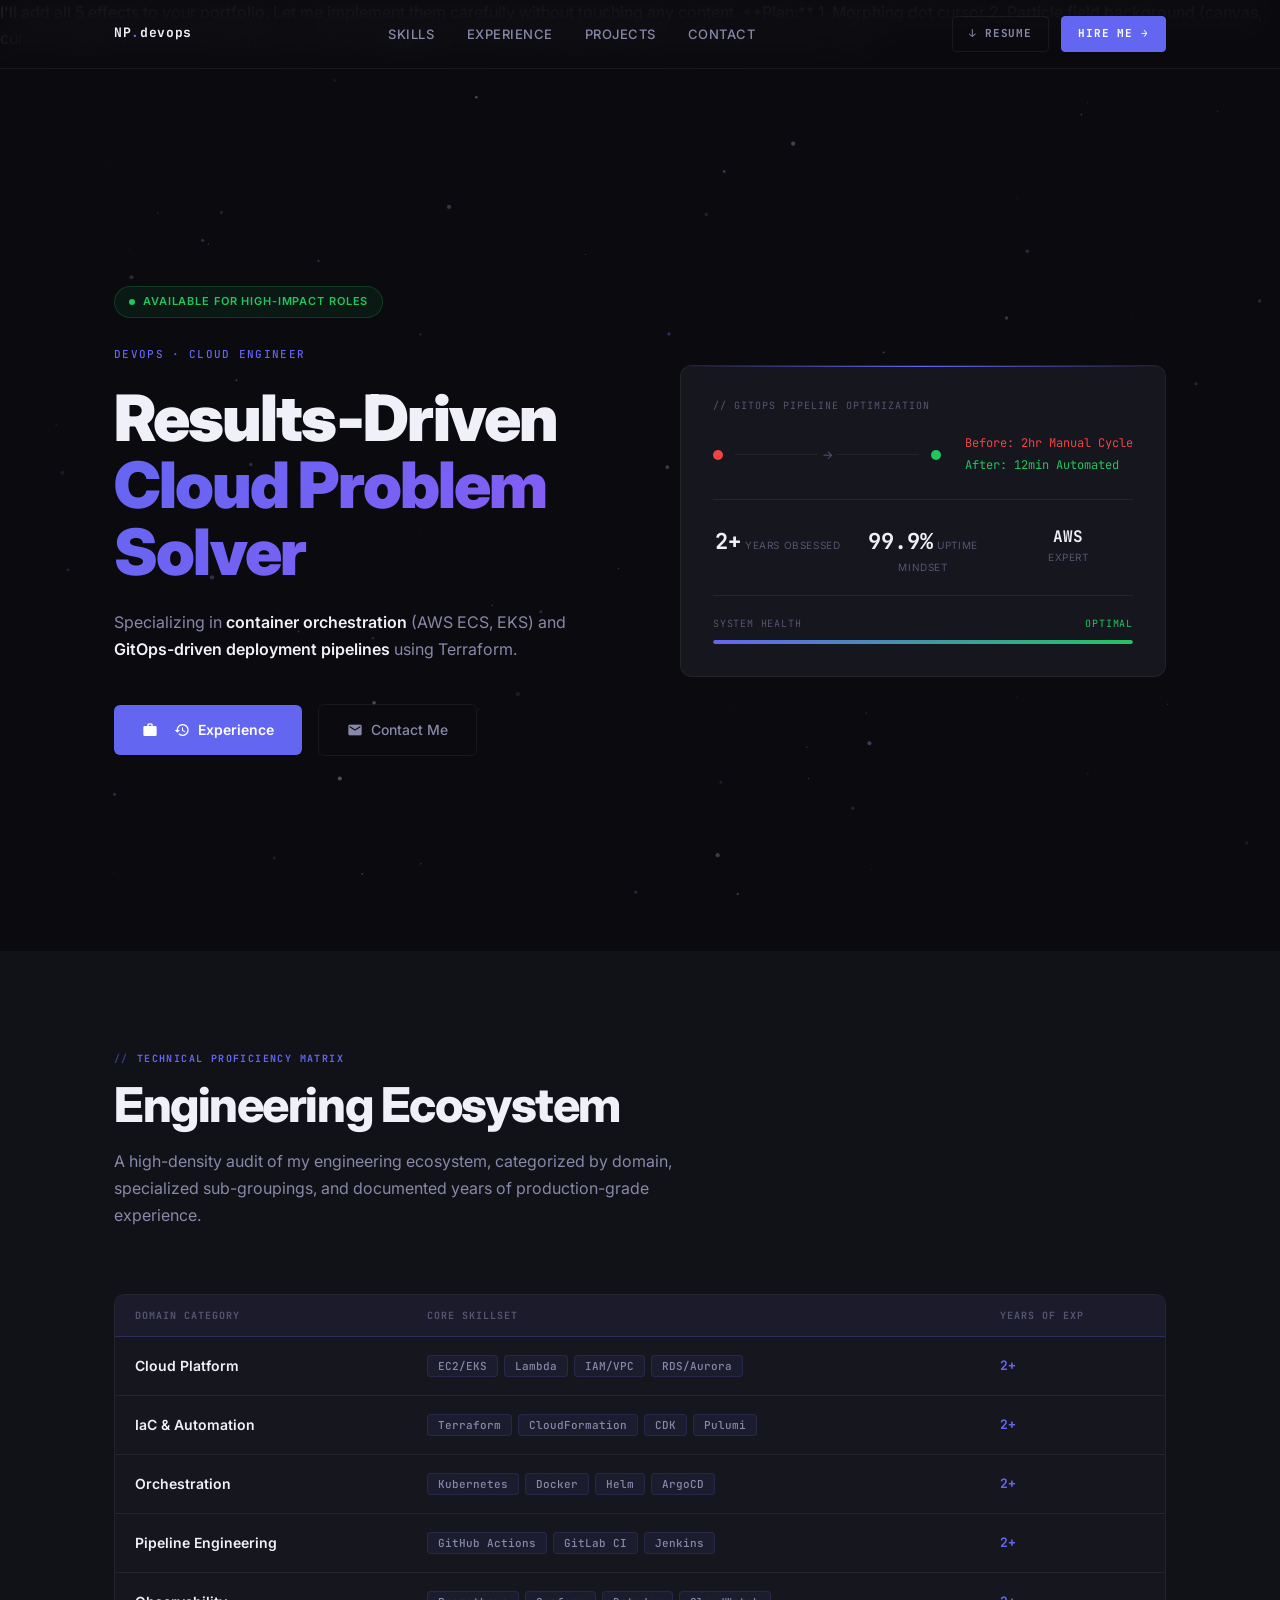
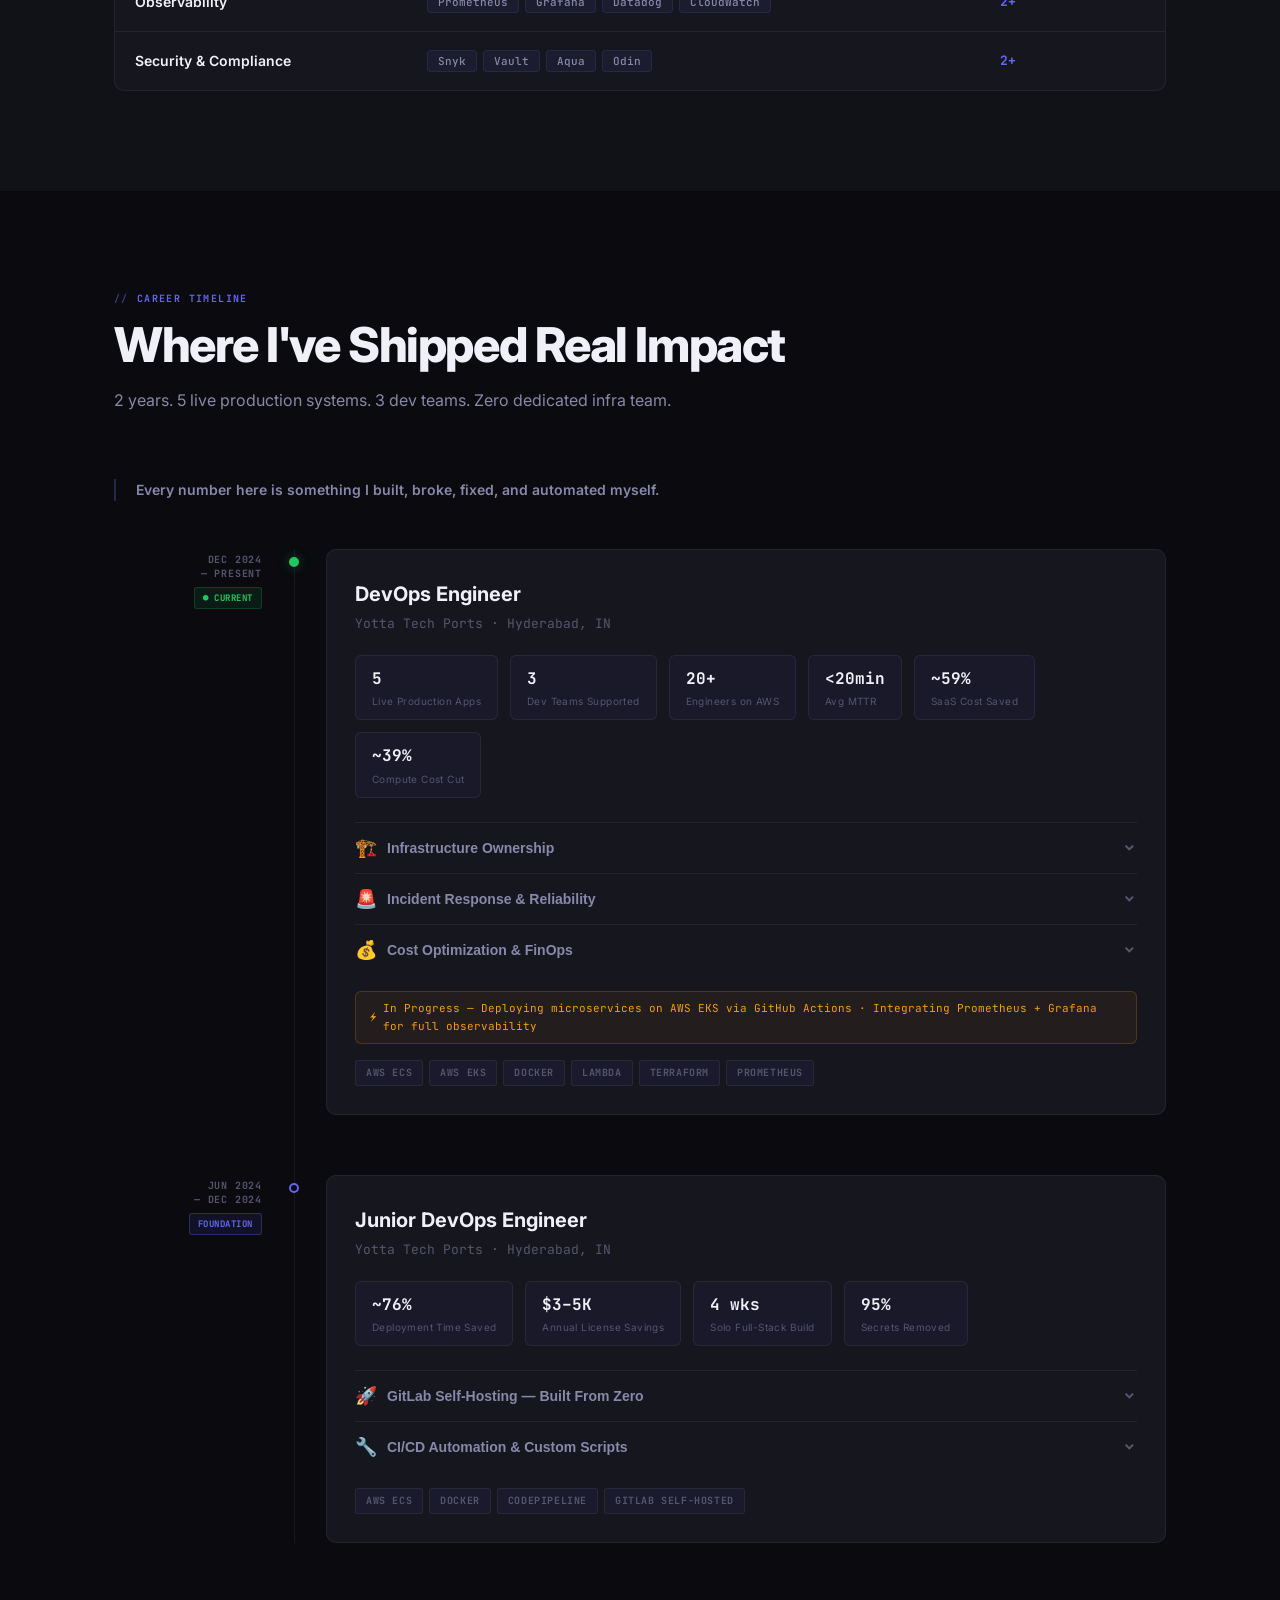
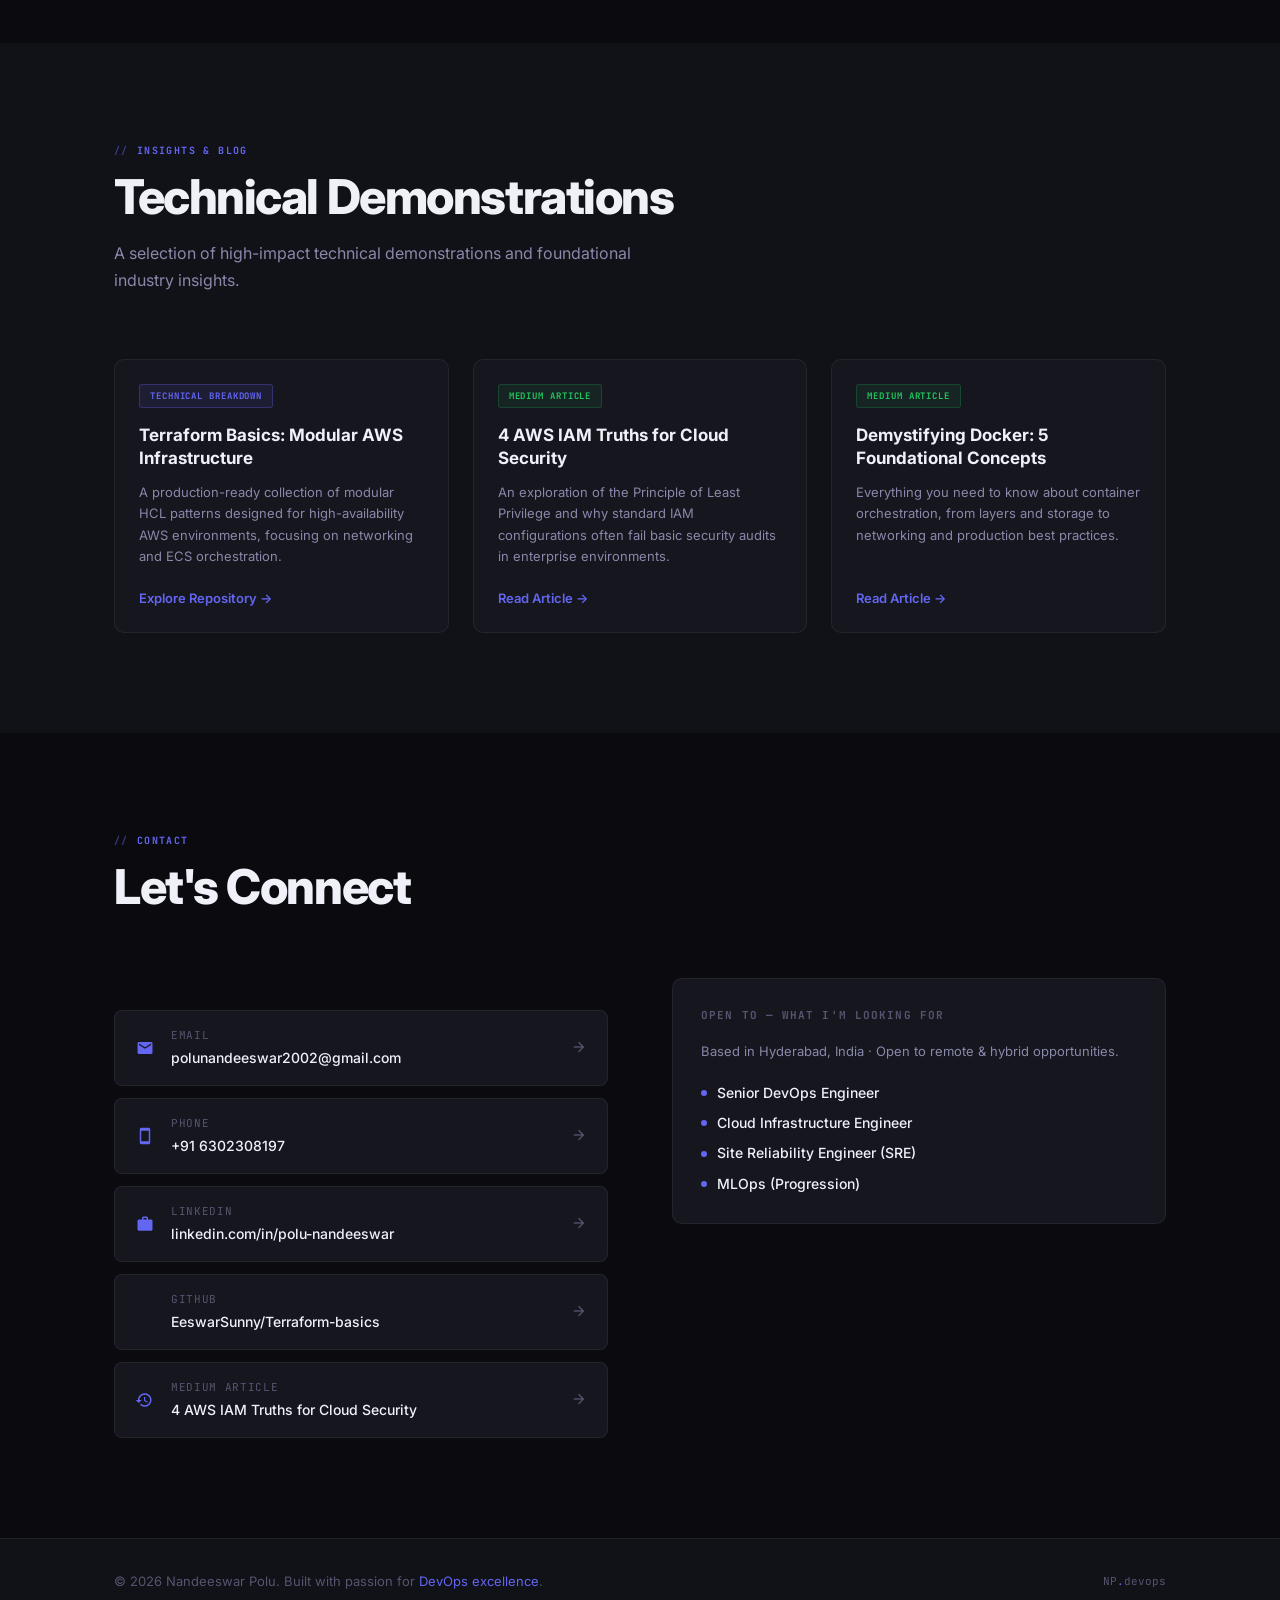
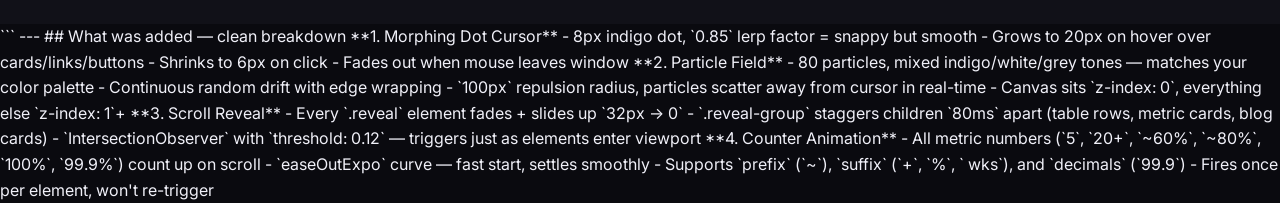
<file: updated portfolio.html>
I'll add all 5 effects to your portfolio. Let me implement them carefully without touching any content.

**Plan:**
1. Morphing dot cursor
2. Particle field background (canvas, cursor repulsion)
3. Scroll reveal (fade + slide up, staggered)
4. Counter animation (metrics count up on scroll)

```html
<!DOCTYPE html>
<html lang="en">
<head>
    <meta charset="UTF-8">
    <meta name="viewport" content="width=device-width, initial-scale=1.0">
    <title>Nandeeswar Reddy Polu</title>
    <link href="https://fonts.googleapis.com/css2?family=Inter:wght@300;400;500;600;700;800;900&family=JetBrains+Mono:wght@400;500;700&display=swap" rel="stylesheet">
    <link href="https://fonts.googleapis.com/icon?family=Material+Icons" rel="stylesheet">
    <style>
        /* ============================================
           RESET & BASE
        ============================================ */
        *, *::before, *::after {
            margin: 0;
            padding: 0;
            box-sizing: border-box;
        }

        :root {
            --bg-primary: #0a0a0f;
            --bg-secondary: #111118;
            --bg-card: #16161f;
            --bg-card-hover: #1c1c28;
            --accent: #6366f1;
            --accent-2: #8b5cf6;
            --accent-glow: rgba(99, 102, 241, 0.15);
            --text-primary: #f0f0f8;
            --text-secondary: #8888aa;
            --text-muted: #555570;
            --border: rgba(255,255,255,0.06);
            --border-accent: rgba(99,102,241,0.3);
            --green: #22c55e;
            --amber: #f59e0b;
        }

        html {
            scroll-behavior: smooth;
            cursor: none;
        }

        body {
            font-family: 'Inter', sans-serif;
            background: var(--bg-primary);
            color: var(--text-primary);
            line-height: 1.6;
            overflow-x: hidden;
            cursor: none;
        }

        a, button, [role="button"], nav a, .nav-link {
            cursor: none;
        }

        /* ============================================
           MORPHING DOT CURSOR
        ============================================ */
        #cursor-dot {
            position: fixed;
            top: 0;
            left: 0;
            width: 8px;
            height: 8px;
            background: var(--accent);
            border-radius: 50%;
            pointer-events: none;
            z-index: 99999;
            transform: translate(-50%, -50%);
            transition: 
                width 0.2s cubic-bezier(0.23, 1, 0.32, 1),
                height 0.2s cubic-bezier(0.23, 1, 0.32, 1),
                background 0.2s ease,
                opacity 0.2s ease;
            will-change: transform;
        }

        #cursor-dot.hovering {
            width: 20px;
            height: 20px;
            background: var(--accent-2);
        }

        #cursor-dot.clicking {
            width: 6px;
            height: 6px;
            background: #fff;
        }

        /* ============================================
           PARTICLE CANVAS
        ============================================ */
        #particle-canvas {
            position: fixed;
            top: 0;
            left: 0;
            width: 100%;
            height: 100%;
            pointer-events: none;
            z-index: 0;
            opacity: 0.55;
        }

        /* ============================================
           SCROLL REVEAL BASE STATES
        ============================================ */
        .reveal {
            opacity: 0;
            transform: translateY(32px);
            transition: opacity 0.65s cubic-bezier(0.23, 1, 0.32, 1),
                        transform 0.65s cubic-bezier(0.23, 1, 0.32, 1);
        }

        .reveal.revealed {
            opacity: 1;
            transform: translateY(0);
        }

        /* Stagger children */
        .reveal-group > * {
            opacity: 0;
            transform: translateY(28px);
            transition: opacity 0.55s cubic-bezier(0.23, 1, 0.32, 1),
                        transform 0.55s cubic-bezier(0.23, 1, 0.32, 1);
        }

        .reveal-group.revealed > *:nth-child(1) { transition-delay: 0s; }
        .reveal-group.revealed > *:nth-child(2) { transition-delay: 0.08s; }
        .reveal-group.revealed > *:nth-child(3) { transition-delay: 0.16s; }
        .reveal-group.revealed > *:nth-child(4) { transition-delay: 0.24s; }
        .reveal-group.revealed > *:nth-child(5) { transition-delay: 0.32s; }
        .reveal-group.revealed > *:nth-child(6) { transition-delay: 0.40s; }
        .reveal-group.revealed > *:nth-child(7) { transition-delay: 0.48s; }
        .reveal-group.revealed > *:nth-child(8) { transition-delay: 0.56s; }

        .reveal-group.revealed > * {
            opacity: 1;
            transform: translateY(0);
        }

        /* ============================================
           LAYOUT WRAPPERS
        ============================================ */
        .site-wrapper {
            position: relative;
            z-index: 1;
        }

        .container {
            max-width: 1100px;
            margin: 0 auto;
            padding: 0 24px;
        }

        /* ============================================
           NAVIGATION
        ============================================ */
        nav {
            position: fixed;
            top: 0;
            left: 0;
            right: 0;
            z-index: 1000;
            padding: 16px 0;
            background: rgba(10,10,15,0.85);
            backdrop-filter: blur(16px);
            -webkit-backdrop-filter: blur(16px);
            border-bottom: 1px solid var(--border);
            transition: all 0.3s ease;
        }

        nav.scrolled {
            padding: 12px 0;
            background: rgba(10,10,15,0.96);
        }

        .nav-inner {
            max-width: 1100px;
            margin: 0 auto;
            padding: 0 24px;
            display: flex;
            align-items: center;
            justify-content: space-between;
        }

        .nav-logo {
            font-family: 'JetBrains Mono', monospace;
            font-size: 13px;
            font-weight: 700;
            color: var(--text-primary);
            letter-spacing: 0.05em;
            text-decoration: none;
        }

        .nav-logo span {
            color: var(--accent);
        }

        .nav-links {
            display: flex;
            align-items: center;
            gap: 32px;
            list-style: none;
        }

        .nav-links a {
            font-size: 13px;
            font-weight: 500;
            color: var(--text-secondary);
            text-decoration: none;
            letter-spacing: 0.04em;
            text-transform: uppercase;
            transition: color 0.2s;
            position: relative;
        }

        .nav-links a::after {
            content: '';
            position: absolute;
            bottom: -3px;
            left: 0;
            width: 0;
            height: 1px;
            background: var(--accent);
            transition: width 0.2s ease;
        }

        .nav-links a:hover {
            color: var(--text-primary);
        }

        .nav-links a:hover::after {
            width: 100%;
        }

        .nav-actions {
            display: flex;
            align-items: center;
            gap: 12px;
        }

        .btn-resume {
            font-family: 'JetBrains Mono', monospace;
            font-size: 11px;
            font-weight: 700;
            letter-spacing: 0.08em;
            text-transform: uppercase;
            color: var(--text-secondary);
            background: transparent;
            border: 1px solid var(--border);
            padding: 8px 16px;
            border-radius: 4px;
            text-decoration: none;
            transition: all 0.2s;
            cursor: none;
        }

        .btn-resume:hover {
            color: var(--text-primary);
            border-color: var(--border-accent);
            background: var(--accent-glow);
        }

        .btn-hire {
            font-family: 'JetBrains Mono', monospace;
            font-size: 11px;
            font-weight: 700;
            letter-spacing: 0.08em;
            text-transform: uppercase;
            color: #fff;
            background: var(--accent);
            border: 1px solid var(--accent);
            padding: 8px 16px;
            border-radius: 4px;
            text-decoration: none;
            transition: all 0.2s;
            cursor: none;
        }

        .btn-hire:hover {
            background: var(--accent-2);
            border-color: var(--accent-2);
            transform: translateY(-1px);
        }

        /* ============================================
           HERO
        ============================================ */
        #hero {
            min-height: 100vh;
            display: flex;
            align-items: center;
            padding: 120px 0 80px;
            position: relative;
        }

        .hero-inner {
            max-width: 1100px;
            margin: 0 auto;
            padding: 0 24px;
            display: grid;
            grid-template-columns: 1fr 1fr;
            gap: 80px;
            align-items: center;
        }

        .hero-badge {
            display: inline-flex;
            align-items: center;
            gap: 8px;
            padding: 6px 14px;
            background: rgba(34, 197, 94, 0.08);
            border: 1px solid rgba(34, 197, 94, 0.2);
            border-radius: 100px;
            font-size: 11px;
            font-weight: 600;
            letter-spacing: 0.08em;
            text-transform: uppercase;
            color: var(--green);
            margin-bottom: 28px;
        }

        .hero-badge-dot {
            width: 6px;
            height: 6px;
            background: var(--green);
            border-radius: 50%;
            animation: pulse-green 2s infinite;
        }

        @keyframes pulse-green {
            0%, 100% { opacity: 1; transform: scale(1); }
            50% { opacity: 0.5; transform: scale(0.8); }
        }

        .hero-tag {
            font-family: 'JetBrains Mono', monospace;
            font-size: 11px;
            font-weight: 500;
            letter-spacing: 0.12em;
            text-transform: uppercase;
            color: var(--accent);
            margin-bottom: 20px;
        }

        .hero-name {
            font-size: clamp(42px, 5vw, 64px);
            font-weight: 900;
            line-height: 1.05;
            letter-spacing: -0.03em;
            margin-bottom: 24px;
        }

        .hero-name .line-1 {
            display: block;
            color: var(--text-primary);
        }

        .hero-name .line-2 {
            display: block;
            background: linear-gradient(135deg, var(--accent), var(--accent-2));
            -webkit-background-clip: text;
            -webkit-text-fill-color: transparent;
            background-clip: text;
        }

        .hero-desc {
            font-size: 16px;
            color: var(--text-secondary);
            line-height: 1.7;
            margin-bottom: 40px;
            max-width: 480px;
        }

        .hero-desc strong {
            color: var(--text-primary);
            font-weight: 600;
        }

        .hero-cta {
            display: flex;
            gap: 16px;
            align-items: center;
        }

        .btn-primary {
            display: inline-flex;
            align-items: center;
            gap: 8px;
            padding: 14px 28px;
            background: var(--accent);
            color: #fff;
            border-radius: 6px;
            font-size: 14px;
            font-weight: 600;
            text-decoration: none;
            transition: all 0.2s;
            cursor: none;
        }

        .btn-primary:hover {
            background: var(--accent-2);
            transform: translateY(-2px);
            box-shadow: 0 8px 32px rgba(99,102,241,0.3);
        }

        .btn-secondary {
            display: inline-flex;
            align-items: center;
            gap: 8px;
            padding: 14px 28px;
            background: transparent;
            color: var(--text-secondary);
            border: 1px solid var(--border);
            border-radius: 6px;
            font-size: 14px;
            font-weight: 500;
            text-decoration: none;
            transition: all 0.2s;
            cursor: none;
        }

        .btn-secondary:hover {
            color: var(--text-primary);
            border-color: var(--border-accent);
            background: var(--accent-glow);
        }

        /* Hero Right - Stats Panel */
        .hero-stats-panel {
            background: var(--bg-card);
            border: 1px solid var(--border);
            border-radius: 12px;
            padding: 32px;
            position: relative;
            overflow: hidden;
        }

        .hero-stats-panel::before {
            content: '';
            position: absolute;
            top: 0;
            left: 0;
            right: 0;
            height: 1px;
            background: linear-gradient(90deg, transparent, var(--accent), transparent);
        }

        .pipeline-label {
            font-family: 'JetBrains Mono', monospace;
            font-size: 10px;
            letter-spacing: 0.1em;
            text-transform: uppercase;
            color: var(--text-muted);
            margin-bottom: 20px;
        }

        .pipeline-row {
            display: flex;
            align-items: center;
            gap: 12px;
            margin-bottom: 16px;
        }

        .pipeline-node {
            display: flex;
            flex-direction: column;
            align-items: center;
            gap: 4px;
        }

        .pipeline-dot {
            width: 10px;
            height: 10px;
            border-radius: 50%;
            background: var(--text-muted);
        }

        .pipeline-dot.bad { background: #ef4444; }
        .pipeline-dot.good { background: var(--green); }

        .pipeline-line-h {
            flex: 1;
            height: 1px;
            background: var(--border);
            position: relative;
        }

        .pipeline-line-h::after {
            content: '→';
            position: absolute;
            top: 50%;
            left: 50%;
            transform: translate(-50%, -50%);
            color: var(--text-muted);
            font-size: 12px;
            background: var(--bg-card);
            padding: 0 4px;
        }

        .pipeline-val {
            font-family: 'JetBrains Mono', monospace;
            font-size: 11px;
        }

        .pipeline-val.bad { color: #ef4444; }
        .pipeline-val.good { color: var(--green); }

        .hero-metrics-grid {
            display: grid;
            grid-template-columns: 1fr 1fr 1fr;
            gap: 16px;
            margin-top: 24px;
            padding-top: 24px;
            border-top: 1px solid var(--border);
        }

        .hero-metric {
            text-align: center;
        }

        .hero-metric-val {
            font-family: 'JetBrains Mono', monospace;
            font-size: 22px;
            font-weight: 700;
            color: var(--text-primary);
            display: block;
        }

        .hero-metric-label {
            font-size: 10px;
            color: var(--text-muted);
            letter-spacing: 0.06em;
            text-transform: uppercase;
            margin-top: 2px;
        }

        /* System health bar */
        .health-bar {
            margin-top: 20px;
            padding-top: 20px;
            border-top: 1px solid var(--border);
        }

        .health-bar-label {
            font-family: 'JetBrains Mono', monospace;
            font-size: 10px;
            color: var(--text-muted);
            letter-spacing: 0.08em;
            text-transform: uppercase;
            margin-bottom: 8px;
            display: flex;
            justify-content: space-between;
        }

        .health-bar-track {
            height: 4px;
            background: var(--border);
            border-radius: 2px;
            overflow: hidden;
        }

        .health-bar-fill {
            height: 100%;
            width: 99.9%;
            background: linear-gradient(90deg, var(--accent), var(--green));
            border-radius: 2px;
            animation: health-pulse 3s ease-in-out infinite;
        }

        @keyframes health-pulse {
            0%, 100% { opacity: 1; }
            50% { opacity: 0.7; }
        }

        /* ============================================
           SECTION COMMON
        ============================================ */
        section {
            padding: 100px 0;
            position: relative;
        }

        .section-eyebrow {
            font-family: 'JetBrains Mono', monospace;
            font-size: 10px;
            font-weight: 700;
            letter-spacing: 0.14em;
            text-transform: uppercase;
            color: var(--accent);
            margin-bottom: 12px;
            display: flex;
            align-items: center;
            gap: 8px;
        }

        .section-eyebrow::before {
            content: '//';
            opacity: 0.5;
        }

        .section-title {
            font-size: clamp(32px, 4vw, 48px);
            font-weight: 800;
            letter-spacing: -0.03em;
            color: var(--text-primary);
            margin-bottom: 16px;
            line-height: 1.1;
        }

        .section-subtitle {
            font-size: 16px;
            color: var(--text-secondary);
            line-height: 1.7;
            max-width: 560px;
        }

        .section-header {
            margin-bottom: 64px;
        }

        /* ============================================
           SKILLS — TECHNICAL MATRIX
        ============================================ */
        #skills {
            background: var(--bg-secondary);
        }

        .skills-table-wrap {
            border: 1px solid var(--border);
            border-radius: 10px;
            overflow: hidden;
            background: var(--bg-card);
        }

        .skills-table {
            width: 100%;
            border-collapse: collapse;
        }

        .skills-table thead tr {
            background: rgba(99,102,241,0.06);
            border-bottom: 1px solid var(--border-accent);
        }

        .skills-table thead th {
            padding: 14px 20px;
            text-align: left;
            font-family: 'JetBrains Mono', monospace;
            font-size: 10px;
            font-weight: 700;
            letter-spacing: 0.1em;
            text-transform: uppercase;
            color: var(--text-muted);
        }

        .skills-table tbody tr {
            border-bottom: 1px solid var(--border);
            transition: background 0.2s;
        }

        .skills-table tbody tr:last-child {
            border-bottom: none;
        }

        .skills-table tbody tr:hover {
            background: var(--accent-glow);
        }

        .skills-table td {
            padding: 18px 20px;
            vertical-align: middle;
        }

        .skill-domain {
            font-weight: 600;
            font-size: 14px;
            color: var(--text-primary);
        }

        .skill-tags {
            display: flex;
            flex-wrap: wrap;
            gap: 6px;
        }

        .skill-tag {
            font-family: 'JetBrains Mono', monospace;
            font-size: 11px;
            font-weight: 500;
            padding: 3px 10px;
            background: rgba(99,102,241,0.08);
            border: 1px solid rgba(99,102,241,0.15);
            border-radius: 4px;
            color: var(--text-secondary);
            white-space: nowrap;
        }

        .skill-years {
            font-family: 'JetBrains Mono', monospace;
            font-size: 13px;
            font-weight: 700;
            color: var(--accent);
        }

        /* ============================================
           EXPERIENCE — CAREER TIMELINE
        ============================================ */
        #experience {
            background: var(--bg-primary);
        }

        .timeline-context {
            font-family: 'JetBrains Mono', monospace;
            font-size: 12px;
            color: var(--text-muted);
            margin-bottom: 48px;
            padding-left: 20px;
            border-left: 2px solid var(--border-accent);
        }

        .timeline-context p:first-child {
            font-size: 14px;
            color: var(--text-secondary);
            font-family: 'Inter', sans-serif;
            font-weight: 600;
            margin-bottom: 4px;
        }

        .timeline {
            position: relative;
        }

        .timeline::before {
            content: '';
            position: absolute;
            left: 180px;
            top: 0;
            bottom: 0;
            width: 1px;
            background: var(--border);
        }

        .timeline-item {
            display: grid;
            grid-template-columns: 180px 1fr;
            gap: 0;
            margin-bottom: 60px;
            position: relative;
        }

        .timeline-item:last-child {
            margin-bottom: 0;
        }

        .timeline-left {
            padding-right: 32px;
            padding-top: 4px;
            text-align: right;
        }

        .timeline-date {
            font-family: 'JetBrains Mono', monospace;
            font-size: 10px;
            font-weight: 700;
            letter-spacing: 0.08em;
            text-transform: uppercase;
            color: var(--text-muted);
            line-height: 1.4;
        }

        .timeline-badge {
            display: inline-block;
            padding: 3px 8px;
            border-radius: 3px;
            font-family: 'JetBrains Mono', monospace;
            font-size: 9px;
            font-weight: 700;
            letter-spacing: 0.06em;
            text-transform: uppercase;
            margin-top: 6px;
        }

        .timeline-badge.current {
            background: rgba(34, 197, 94, 0.1);
            color: var(--green);
            border: 1px solid rgba(34, 197, 94, 0.2);
        }

        .timeline-badge.foundation {
            background: rgba(99,102,241,0.1);
            color: var(--accent);
            border: 1px solid var(--border-accent);
        }

        .timeline-connector {
            position: absolute;
            left: 180px;
            top: 8px;
            width: 10px;
            height: 10px;
            background: var(--bg-primary);
            border: 2px solid var(--accent);
            border-radius: 50%;
            transform: translateX(-50%);
            z-index: 1;
        }

        .timeline-connector.current {
            background: var(--green);
            border-color: var(--green);
            box-shadow: 0 0 12px rgba(34, 197, 94, 0.4);
        }

        .timeline-right {
            padding-left: 32px;
        }

        .job-card {
            background: var(--bg-card);
            border: 1px solid var(--border);
            border-radius: 10px;
            padding: 28px;
            transition: border-color 0.2s, background 0.2s;
        }

        .job-card:hover {
            border-color: var(--border-accent);
            background: var(--bg-card-hover);
        }

        .job-header {
            margin-bottom: 20px;
        }

        .job-title {
            font-size: 20px;
            font-weight: 700;
            color: var(--text-primary);
            margin-bottom: 4px;
        }

        .job-company {
            font-size: 13px;
            color: var(--text-muted);
            font-family: 'JetBrains Mono', monospace;
        }

        .job-metrics {
            display: flex;
            flex-wrap: wrap;
            gap: 12px;
            margin-bottom: 24px;
        }

        .job-metric {
            display: flex;
            flex-direction: column;
            padding: 10px 16px;
            background: rgba(99,102,241,0.05);
            border: 1px solid var(--border);
            border-radius: 6px;
            min-width: 90px;
        }

        .job-metric-val {
            font-family: 'JetBrains Mono', monospace;
            font-size: 16px;
            font-weight: 700;
            color: var(--text-primary);
        }

        .job-metric-label {
            font-size: 10px;
            color: var(--text-muted);
            letter-spacing: 0.04em;
            margin-top: 2px;
        }

        /* Accordion */
        .accordion-item {
            border-top: 1px solid var(--border);
        }

        .accordion-item:last-child {
            border-bottom: 1px solid var(--border);
        }

        .accordion-trigger {
            width: 100%;
            background: none;
            border: none;
            padding: 14px 0;
            display: flex;
            align-items: center;
            gap: 10px;
            font-size: 14px;
            font-weight: 600;
            color: var(--text-secondary);
            cursor: none;
            transition: color 0.2s;
            text-align: left;
        }

        .accordion-trigger:hover {
            color: var(--text-primary);
        }

        .accordion-trigger .acc-icon {
            font-size: 18px;
        }

        .accordion-trigger .acc-chevron {
            margin-left: auto;
            font-size: 16px;
            transition: transform 0.3s;
            color: var(--text-muted);
            font-family: 'Material Icons';
            font-style: normal;
        }

        .accordion-item.open .acc-chevron {
            transform: rotate(180deg);
        }

        .accordion-item.open .accordion-trigger {
            color: var(--text-primary);
        }

        .accordion-body {
            overflow: hidden;
            max-height: 0;
            transition: max-height 0.35s cubic-bezier(0.23, 1, 0.32, 1);
        }

        .accordion-body.open {
            max-height: 800px;
        }

        .accordion-content {
            padding: 4px 0 16px 28px;
        }

        .accordion-content li {
            list-style: none;
            position: relative;
            padding-left: 16px;
            margin-bottom: 10px;
            font-size: 13.5px;
            color: var(--text-secondary);
            line-height: 1.65;
        }

        .accordion-content li::before {
            content: '›';
            position: absolute;
            left: 0;
            color: var(--accent);
            font-weight: 700;
        }

        .in-progress-badge {
            display: inline-flex;
            align-items: center;
            gap: 6px;
            margin-top: 16px;
            padding: 8px 14px;
            background: rgba(245, 158, 11, 0.06);
            border: 1px solid rgba(245, 158, 11, 0.2);
            border-radius: 6px;
            font-family: 'JetBrains Mono', monospace;
            font-size: 11px;
            color: var(--amber);
        }

        .job-tech-tags {
            display: flex;
            flex-wrap: wrap;
            gap: 6px;
            margin-top: 16px;
        }

        .tech-tag {
            font-family: 'JetBrains Mono', monospace;
            font-size: 10px;
            font-weight: 700;
            letter-spacing: 0.06em;
            padding: 4px 10px;
            border-radius: 3px;
            background: rgba(99,102,241,0.06);
            border: 1px solid var(--border);
            color: var(--text-muted);
            text-transform: uppercase;
        }

        /* ============================================
           PROJECTS — INSIGHTS & BLOG
        ============================================ */
        #projects {
            background: var(--bg-secondary);
        }

        .blog-grid {
            display: grid;
            grid-template-columns: repeat(3, 1fr);
            gap: 24px;
        }

        .blog-card {
            background: var(--bg-card);
            border: 1px solid var(--border);
            border-radius: 10px;
            overflow: hidden;
            transition: all 0.25s;
            display: flex;
            flex-direction: column;
        }

        .blog-card:hover {
            border-color: var(--border-accent);
            transform: translateY(-4px);
            box-shadow: 0 16px 48px rgba(0,0,0,0.3);
        }

        .blog-card-top {
            padding: 24px 24px 0;
        }

        .blog-type-badge {
            display: inline-block;
            padding: 4px 10px;
            border-radius: 3px;
            font-family: 'JetBrains Mono', monospace;
            font-size: 9px;
            font-weight: 700;
            letter-spacing: 0.1em;
            text-transform: uppercase;
            margin-bottom: 16px;
        }

        .badge-tech {
            background: rgba(99,102,241,0.1);
            color: var(--accent);
            border: 1px solid var(--border-accent);
        }

        .badge-medium {
            background: rgba(34, 197, 94, 0.08);
            color: var(--green);
            border: 1px solid rgba(34, 197, 94, 0.2);
        }

        .blog-card-title {
            font-size: 17px;
            font-weight: 700;
            color: var(--text-primary);
            line-height: 1.35;
            margin-bottom: 12px;
        }

        .blog-card-desc {
            font-size: 13px;
            color: var(--text-secondary);
            line-height: 1.65;
        }

        .blog-card-footer {
            padding: 20px 24px 24px;
            margin-top: auto;
        }

        .blog-link {
            display: inline-flex;
            align-items: center;
            gap: 6px;
            font-size: 13px;
            font-weight: 600;
            color: var(--accent);
            text-decoration: none;
            transition: gap 0.2s;
            cursor: none;
        }

        .blog-link:hover {
            gap: 10px;
        }

        /* ============================================
           CONTACT
        ============================================ */
        #contact {
            background: var(--bg-primary);
        }

        .contact-grid {
            display: grid;
            grid-template-columns: 1fr 1fr;
            gap: 64px;
            align-items: start;
        }

        .contact-links {
            display: flex;
            flex-direction: column;
            gap: 12px;
            margin-top: 32px;
        }

        .contact-link {
            display: flex;
            align-items: center;
            gap: 16px;
            padding: 16px 20px;
            background: var(--bg-card);
            border: 1px solid var(--border);
            border-radius: 8px;
            text-decoration: none;
            transition: all 0.2s;
            cursor: none;
        }

        .contact-link:hover {
            border-color: var(--border-accent);
            background: var(--bg-card-hover);
            transform: translateX(4px);
        }

        .contact-link-icon {
            font-size: 18px;
            color: var(--accent);
            font-family: 'Material Icons';
            font-style: normal;
            width: 20px;
            text-align: center;
        }

        .contact-link-label {
            font-size: 11px;
            font-family: 'JetBrains Mono', monospace;
            color: var(--text-muted);
            letter-spacing: 0.06em;
            text-transform: uppercase;
            display: block;
            margin-bottom: 2px;
        }

        .contact-link-val {
            font-size: 14px;
            color: var(--text-primary);
            font-weight: 500;
        }

        .contact-link-arrow {
            margin-left: auto;
            font-size: 16px;
            color: var(--text-muted);
            font-family: 'Material Icons';
            font-style: normal;
            transition: transform 0.2s;
        }

        .contact-link:hover .contact-link-arrow {
            transform: translateX(3px);
            color: var(--accent);
        }

        /* Open to roles */
        .open-to {
            background: var(--bg-card);
            border: 1px solid var(--border);
            border-radius: 10px;
            padding: 28px;
        }

        .open-to-title {
            font-family: 'JetBrains Mono', monospace;
            font-size: 11px;
            font-weight: 700;
            letter-spacing: 0.1em;
            text-transform: uppercase;
            color: var(--text-muted);
            margin-bottom: 16px;
        }

        .open-to-location {
            font-size: 13px;
            color: var(--text-secondary);
            margin-bottom: 20px;
        }

        .open-to-roles {
            display: flex;
            flex-direction: column;
            gap: 8px;
        }

        .role-item {
            display: flex;
            align-items: center;
            gap: 10px;
            font-size: 14px;
            color: var(--text-primary);
            font-weight: 500;
        }

        .role-item::before {
            content: '';
            width: 6px;
            height: 6px;
            background: var(--accent);
            border-radius: 50%;
            flex-shrink: 0;
        }

        /* ============================================
           FOOTER
        ============================================ */
        footer {
            background: var(--bg-secondary);
            border-top: 1px solid var(--border);
            padding: 32px 0;
        }

        .footer-inner {
            max-width: 1100px;
            margin: 0 auto;
            padding: 0 24px;
            display: flex;
            align-items: center;
            justify-content: space-between;
        }

        .footer-copy {
            font-size: 13px;
            color: var(--text-muted);
        }

        .footer-copy span {
            color: var(--accent);
        }

        /* ============================================
           COUNTER ANIMATION
        ============================================ */
        .count-up {
            display: inline-block;
        }

        /* ============================================
           RESPONSIVE
        ============================================ */
        @media (max-width: 900px) {
            .hero-inner {
                grid-template-columns: 1fr;
                gap: 48px;
            }

            .timeline::before {
                left: 0;
            }

            .timeline-item {
                grid-template-columns: 1fr;
            }

            .timeline-left {
                text-align: left;
                padding-right: 0;
                padding-left: 24px;
            }

            .timeline-connector {
                left: 0;
            }

            .timeline-right {
                padding-left: 24px;
            }

            .blog-grid {
                grid-template-columns: 1fr;
            }

            .contact-grid {
                grid-template-columns: 1fr;
                gap: 40px;
            }

            .nav-links {
                display: none;
            }
        }

        @media (max-width: 600px) {
            .hero-metrics-grid {
                grid-template-columns: 1fr 1fr;
            }

            .job-metrics {
                gap: 8px;
            }

            .job-metric {
                min-width: 80px;
                padding: 8px 12px;
            }
        }
    </style>
</head>
<body>

    <!-- ============================================
         MORPHING DOT CURSOR
    ============================================ -->
    <div id="cursor-dot"></div>

    <!-- ============================================
         PARTICLE FIELD CANVAS
    ============================================ -->
    <canvas id="particle-canvas"></canvas>

    <!-- ============================================
         SITE WRAPPER
    ============================================ -->
    <div class="site-wrapper">

        <!-- NAV -->
        <nav id="navbar">
            <div class="nav-inner">
                <a href="#hero" class="nav-logo">NP<span>.</span>devops</a>
                <ul class="nav-links">
                    <li><a href="#skills">Skills</a></li>
                    <li><a href="#experience">Experience</a></li>
                    <li><a href="#projects">Projects</a></li>
                    <li><a href="#contact">Contact</a></li>
                </ul>
                <div class="nav-actions">
                    <a href="#" class="btn-resume">↓ Resume</a>
                    <a href="#contact" class="btn-hire">Hire Me →</a>
                </div>
            </div>
        </nav>

        <!-- ============================================
             HERO
        ============================================ -->
        <section id="hero">
            <div class="hero-inner">
                <!-- Left -->
                <div class="hero-left">
                    <div class="hero-badge reveal">
                        <span class="hero-badge-dot"></span>
                        Available for High-Impact Roles
                    </div>
                    <div class="hero-tag reveal">DevOps · Cloud Engineer</div>
                    <h1 class="hero-name reveal">
                        <span class="line-1">Results-Driven</span>
                        <span class="line-2">Cloud Problem Solver</span>
                    </h1>
                    <p class="hero-desc reveal">
                        Specializing in <strong>container orchestration</strong> (AWS ECS, EKS) and 
                        <strong>GitOps-driven deployment pipelines</strong> using Terraform.
                    </p>
                    <div class="hero-cta reveal">
                        <a href="#experience" class="btn-primary">
                            <span class="material-icons" style="font-size:16px;">work_history</span>
                            Experience
                        </a>
                        <a href="#contact" class="btn-secondary">
                            <span class="material-icons" style="font-size:16px;">mail</span>
                            Contact Me
                        </a>
                    </div>
                </div>

                <!-- Right -->
                <div class="hero-right reveal">
                    <div class="hero-stats-panel">
                        <div class="pipeline-label">// GitOps Pipeline Optimization</div>
                        <div class="pipeline-row">
                            <div class="pipeline-node">
                                <div class="pipeline-dot bad"></div>
                            </div>
                            <div class="pipeline-line-h"></div>
                            <div class="pipeline-node">
                                <div class="pipeline-dot good"></div>
                            </div>
                            <div style="display:flex;flex-direction:column;gap:2px;margin-left:12px;">
                                <span class="pipeline-val bad" style="font-size:12px;">Before: 2hr Manual Cycle</span>
                                <span class="pipeline-val good" style="font-size:12px;">After: 12min Automated</span>
                            </div>
                        </div>

                        <div class="hero-metrics-grid">
                            <div class="hero-metric">
                                <span class="hero-metric-val count-up" data-target="2" data-suffix="+">0</span>
                                <span class="hero-metric-label">Years Obsessed</span>
                            </div>
                            <div class="hero-metric">
                                <span class="hero-metric-val count-up" data-target="99.9" data-suffix="%" data-decimals="1">0</span>
                                <span class="hero-metric-label">Uptime Mindset</span>
                            </div>
                            <div class="hero-metric">
                                <span class="hero-metric-val" style="font-size:16px;">AWS</span>
                                <span class="hero-metric-label">Expert</span>
                            </div>
                        </div>

                        <div class="health-bar">
                            <div class="health-bar-label">
                                <span>System Health</span>
                                <span style="color:var(--green);">Optimal</span>
                            </div>
                            <div class="health-bar-track">
                                <div class="health-bar-fill"></div>
                            </div>
                        </div>
                    </div>
                </div>
            </div>
        </section>

        <!-- ============================================
             SKILLS — TECHNICAL MATRIX
        ============================================ -->
        <section id="skills">
            <div class="container">
                <div class="section-header reveal">
                    <div class="section-eyebrow">Technical Proficiency Matrix</div>
                    <h2 class="section-title">Engineering Ecosystem</h2>
                    <p class="section-subtitle">
                        A high-density audit of my engineering ecosystem, categorized by domain, 
                        specialized sub-groupings, and documented years of production-grade experience.
                    </p>
                </div>

                <div class="skills-table-wrap reveal">
                    <table class="skills-table">
                        <thead>
                            <tr>
                                <th>Domain Category</th>
                                <th>Core Skillset</th>
                                <th>Years of Exp</th>
                            </tr>
                        </thead>
                        <tbody class="reveal-group">
                            <tr>
                                <td><span class="skill-domain">Cloud Platform</span></td>
                                <td>
                                    <div class="skill-tags">
                                        <span class="skill-tag">EC2/EKS</span>
                                        <span class="skill-tag">Lambda</span>
                                        <span class="skill-tag">IAM/VPC</span>
                                        <span class="skill-tag">RDS/Aurora</span>
                                    </div>
                                </td>
                                <td><span class="skill-years">2+</span></td>
                            </tr>
                            <tr>
                                <td><span class="skill-domain">IaC & Automation</span></td>
                                <td>
                                    <div class="skill-tags">
                                        <span class="skill-tag">Terraform</span>
                                        <span class="skill-tag">CloudFormation</span>
                                        <span class="skill-tag">CDK</span>
                                        <span class="skill-tag">Pulumi</span>
                                    </div>
                                </td>
                                <td><span class="skill-years">2+</span></td>
                            </tr>
                            <tr>
                                <td><span class="skill-domain">Orchestration</span></td>
                                <td>
                                    <div class="skill-tags">
                                        <span class="skill-tag">Kubernetes</span>
                                        <span class="skill-tag">Docker</span>
                                        <span class="skill-tag">Helm</span>
                                        <span class="skill-tag">ArgoCD</span>
                                    </div>
                                </td>
                                <td><span class="skill-years">2+</span></td>
                            </tr>
                            <tr>
                                <td><span class="skill-domain">Pipeline Engineering</span></td>
                                <td>
                                    <div class="skill-tags">
                                        <span class="skill-tag">GitHub Actions</span>
                                        <span class="skill-tag">GitLab CI</span>
                                        <span class="skill-tag">Jenkins</span>
                                    </div>
                                </td>
                                <td><span class="skill-years">2+</span></td>
                            </tr>
                            <tr>
                                <td><span class="skill-domain">Observability</span></td>
                                <td>
                                    <div class="skill-tags">
                                        <span class="skill-tag">Prometheus</span>
                                        <span class="skill-tag">Grafana</span>
                                        <span class="skill-tag">Datadog</span>
                                        <span class="skill-tag">CloudWatch</span>
                                    </div>
                                </td>
                                <td><span class="skill-years">2+</span></td>
                            </tr>
                            <tr>
                                <td><span class="skill-domain">Security & Compliance</span></td>
                                <td>
                                    <div class="skill-tags">
                                        <span class="skill-tag">Snyk</span>
                                        <span class="skill-tag">Vault</span>
                                        <span class="skill-tag">Aqua</span>
                                        <span class="skill-tag">Odin</span>
                                    </div>
                                </td>
                                <td><span class="skill-years">2+</span></td>
                            </tr>
                        </tbody>
                    </table>
                </div>
            </div>
        </section>

        <!-- ============================================
             EXPERIENCE — CAREER TIMELINE
        ============================================ -->
        <section id="experience">
            <div class="container">
                <div class="section-header reveal">
                    <div class="section-eyebrow">Career Timeline</div>
                    <h2 class="section-title">Where I've Shipped Real Impact</h2>
                    <p class="section-subtitle">
                        2 years. 5 live production systems. 3 dev teams. Zero dedicated infra team.
                    </p>
                </div>

                <div class="timeline-context reveal">
                    <p>Every number here is something I built, broke, fixed, and automated myself.</p>
                </div>

                <div class="timeline">

                    <!-- Job 1: Current -->
                    <div class="timeline-item reveal">
                        <div class="timeline-left">
                            <div class="timeline-date">DEC 2024<br>— PRESENT</div>
                            <div class="timeline-badge current">● Current</div>
                            <div class="timeline-connector current"></div>
                        </div>
                        <div class="timeline-right">
                            <div class="job-card">
                                <div class="job-header">
                                    <div class="job-title">DevOps Engineer</div>
                                    <div class="job-company">Yotta Tech Ports · Hyderabad, IN</div>
                                </div>

                                <div class="job-metrics reveal-group">
                                    <div class="job-metric">
                                        <span class="job-metric-val count-up" data-target="5" data-suffix="">0</span>
                                        <span class="job-metric-label">Live Production Apps</span>
                                    </div>
                                    <div class="job-metric">
                                        <span class="job-metric-val count-up" data-target="3" data-suffix="">0</span>
                                        <span class="job-metric-label">Dev Teams Supported</span>
                                    </div>
                                    <div class="job-metric">
                                        <span class="job-metric-val count-up" data-target="20" data-suffix="+">0</span>
                                        <span class="job-metric-label">Engineers on AWS</span>
                                    </div>
                                    <div class="job-metric">
                                        <span class="job-metric-val">&lt;20min</span>
                                        <span class="job-metric-label">Avg MTTR</span>
                                    </div>
                                    <div class="job-metric">
                                        <span class="job-metric-val count-up" data-target="60" data-suffix="%" data-prefix="~">0</span>
                                        <span class="job-metric-label">SaaS Cost Saved</span>
                                    </div>
                                    <div class="job-metric">
                                        <span class="job-metric-val count-up" data-target="40" data-suffix="%" data-prefix="~">0</span>
                                        <span class="job-metric-label">Compute Cost Cut</span>
                                    </div>
                                </div>

                                <!-- Accordion: Infrastructure Ownership -->
                                <div class="accordion-item">
                                    <button class="accordion-trigger">
                                        <span class="acc-icon">🏗️</span>
                                        Infrastructure Ownership
                                        <span class="acc-chevron">expand_more</span>
                                    </button>
                                    <div class="accordion-body">
                                        <div class="accordion-content">
                                            <ul>
                                                <li>Sole DevOps owner for 5 live production applications — GitLab, SonarQube, OpenProject, FlexHR, and a custom internal tool — hosted on AWS ECS and EC2, supporting 3 teams · 20+ engineers with no dedicated infra team</li>
                                                <li>Provisioned and maintained full AWS stack per application: VPC, subnets, EFS, RDS, ALB, security groups — eliminating external vendor dependency and cutting estimated SaaS licensing costs by ~60% annually</li>
                                                <li>Managed 5 custom subdomain configurations on Route 53 (CNAME and A records) across all production apps with zero unplanned DNS downtime during any live change</li>
                                            </ul>
                                        </div>
                                    </div>
                                </div>

                                <!-- Accordion: Incident Response -->
                                <div class="accordion-item">
                                    <button class="accordion-trigger">
                                        <span class="acc-icon">🚨</span>
                                        Incident Response & Reliability
                                        <span class="acc-chevron">expand_more</span>
                                    </button>
                                    <div class="accordion-body">
                                        <div class="accordion-content">
                                            <ul>
                                                <li>Maintained MTTR under 20 minutes across all production incidents, with an average initial response time of &lt;5 minutes from alert to active triage — across HTTP 500/502 failures on apps used daily by 20+ engineers</li>
                                                <li>Authored RCA playbooks for every major incident, reducing repeat resolution time by an estimated ~70% for similar failure patterns across all 5 hosted applications</li>
                                                <li>Built a CloudWatch + SNS alerting system with custom dashboards covering 10+ metrics per application — enabling proactive detection before engineers ever report an issue</li>
                                            </ul>
                                        </div>
                                    </div>
                                </div>

                                <!-- Accordion: Cost Optimization -->
                                <div class="accordion-item">
                                    <button class="accordion-trigger">
                                        <span class="acc-icon">💰</span>
                                        Cost Optimization & FinOps
                                        <span class="acc-chevron">expand_more</span>
                                    </button>
                                    <div class="accordion-body">
                                        <div class="accordion-content">
                                            <ul>
                                                <li>Built a multi-account Lambda automation enforcing stop=true tagging to shut down idle EC2 instances daily — reducing idle compute spend by ~40%/month across 3 AWS accounts</li>
                                                <li>Conduct monthly AWS billing reviews across 3+ accounts, producing per-service cost reports that flag abnormal spend spikes</li>
                                            </ul>
                                        </div>
                                    </div>
                                </div>

                                <div class="in-progress-badge">
                                    <span>⚡</span>
                                    In Progress — Deploying microservices on AWS EKS via GitHub Actions · Integrating Prometheus + Grafana for full observability
                                </div>

                                <div class="job-tech-tags">
                                    <span class="tech-tag">AWS ECS</span>
                                    <span class="tech-tag">AWS EKS</span>
                                    <span class="tech-tag">Docker</span>
                                    <span class="tech-tag">Lambda</span>
                                    <span class="tech-tag">Terraform</span>
                                    <span class="tech-tag">Prometheus</span>
                                </div>
                            </div>
                        </div>
                    </div>

                    <!-- Job 2: Foundation -->
                    <div class="timeline-item reveal">
                        <div class="timeline-left">
                            <div class="timeline-date">JUN 2024<br>— DEC 2024</div>
                            <div class="timeline-badge foundation">Foundation</div>
                            <div class="timeline-connector"></div>
                        </div>
                        <div class="timeline-right">
                            <div class="job-card">
                                <div class="job-header">
                                    <div class="job-title">Junior DevOps Engineer</div>
                                    <div class="job-company">Yotta Tech Ports · Hyderabad, IN</div>
                                </div>

                                <div class="job-metrics reveal-group">
                                    <div class="job-metric">
                                        <span class="job-metric-val count-up" data-target="80" data-suffix="%" data-prefix="~">0</span>
                                        <span class="job-metric-label">Deployment Time Saved</span>
                                    </div>
                                    <div class="job-metric">
                                        <span class="job-metric-val">$3–5K</span>
                                        <span class="job-metric-label">Annual License Savings</span>
                                    </div>
                                    <div class="job-metric">
                                        <span class="job-metric-val count-up" data-target="4" data-suffix=" wks">0</span>
                                        <span class="job-metric-label">Solo Full-Stack Build</span>
                                    </div>
                                    <div class="job-metric">
                                        <span class="job-metric-val count-up" data-target="100" data-suffix="%">0</span>
                                        <span class="job-metric-label">Secrets Removed</span>
                                    </div>
                                </div>

                                <!-- Accordion: GitLab Self-Hosting -->
                                <div class="accordion-item">
                                    <button class="accordion-trigger">
                                        <span class="acc-icon">🚀</span>
                                        GitLab Self-Hosting — Built From Zero
                                        <span class="acc-chevron">expand_more</span>
                                    </button>
                                    <div class="accordion-body">
                                        <div class="accordion-content">
                                            <ul>
                                                <li>Designed and delivered a production-grade self-managed GitLab on AWS ECS using Docker — saving an estimated ~$3,000–$5,000/year in SaaS licensing costs</li>
                                                <li>Engineered a full AWS CodePipeline that reduced deployment effort from multi-step manual process to a single approval click — cutting deployment time by ~80%</li>
                                            </ul>
                                        </div>
                                    </div>
                                </div>

                                <!-- Accordion: CI/CD Automation -->
                                <div class="accordion-item">
                                    <button class="accordion-trigger">
                                        <span class="acc-icon">🔧</span>
                                        CI/CD Automation & Custom Scripts
                                        <span class="acc-chevron">expand_more</span>
                                    </button>
                                    <div class="accordion-body">
                                        <div class="accordion-content">
                                            <ul>
                                                <li>Built a custom Dockerfile and buildspec.yml automating image build and ECR push — reducing configuration effort by ~65%</li>
                                                <li>Wrote a fetchsecrets.sh script removing 100% of hardcoded secrets from the pipeline</li>
                                            </ul>
                                        </div>
                                    </div>
                                </div>

                                <div class="job-tech-tags">
                                    <span class="tech-tag">AWS ECS</span>
                                    <span class="tech-tag">Docker</span>
                                    <span class="tech-tag">CodePipeline</span>
                                    <span class="tech-tag">GitLab Self-Hosted</span>
                                </div>
                            </div>
                        </div>
                    </div>

                </div>
            </div>
        </section>

        <!-- ============================================
             PROJECTS — INSIGHTS & BLOG
        ============================================ -->
        <section id="projects">
            <div class="container">
                <div class="section-header reveal">
                    <div class="section-eyebrow">Insights & Blog</div>
                    <h2 class="section-title">Technical Demonstrations</h2>
                    <p class="section-subtitle">
                        A selection of high-impact technical demonstrations and foundational industry insights.
                    </p>
                </div>

                <div class="blog-grid reveal-group">

                    <div class="blog-card">
                        <div class="blog-card-top">
                            <span class="blog-type-badge badge-tech">Technical Breakdown</span>
                            <h3 class="blog-card-title">Terraform Basics: Modular AWS Infrastructure</h3>
                            <p class="blog-card-desc">
                                A production-ready collection of modular HCL patterns designed for high-availability AWS environments, 
                                focusing on networking and ECS orchestration.
                            </p>
                        </div>
                        <div class="blog-card-footer">
                            <a href="https://github.com/EeswarSunny/Terraform-basics" class="blog-link" target="_blank">
                                Explore Repository →
                            </a>
                        </div>
                    </div>

                    <div class="blog-card">
                        <div class="blog-card-top">
                            <span class="blog-type-badge badge-medium">Medium Article</span>
                            <h3 class="blog-card-title">4 AWS IAM Truths for Cloud Security</h3>
                            <p class="blog-card-desc">
                                An exploration of the Principle of Least Privilege and why standard IAM configurations 
                                often fail basic security audits in enterprise environments.
                            </p>
                        </div>
                        <div class="blog-card-footer">
                            <a href="#" class="blog-link">
                                Read Article →
                            </a>
                        </div>
                    </div>

                    <div class="blog-card">
                        <div class="blog-card-top">
                            <span class="blog-type-badge badge-medium">Medium Article</span>
                            <h3 class="blog-card-title">Demystifying Docker: 5 Foundational Concepts</h3>
                            <p class="blog-card-desc">
                                Everything you need to know about container orchestration, from layers and storage 
                                to networking and production best practices.
                            </p>
                        </div>
                        <div class="blog-card-footer">
                            <a href="#" class="blog-link">
                                Read Article →
                            </a>
                        </div>
                    </div>

                </div>
            </div>
        </section>

        <!-- ============================================
             CONTACT
        ============================================ -->
        <section id="contact">
            <div class="container">
                <div class="section-header reveal">
                    <div class="section-eyebrow">Contact</div>
                    <h2 class="section-title">Let's Connect</h2>
                </div>

                <div class="contact-grid">
                    <div class="reveal">
                        <div class="contact-links">
                            <a href="mailto:polunandeeswar2002@gmail.com" class="contact-link">
                                <span class="contact-link-icon">mail</span>
                                <div>
                                    <span class="contact-link-label">Email</span>
                                    <span class="contact-link-val">polunandeeswar2002@gmail.com</span>
                                </div>
                                <span class="contact-link-arrow">arrow_forward</span>
                            </a>
                            <a href="tel:+916302308197" class="contact-link">
                                <span class="contact-link-icon">smartphone</span>
                                <div>
                                    <span class="contact-link-label">Phone</span>
                                    <span class="contact-link-val">+91 6302308197</span>
                                </div>
                                <span class="contact-link-arrow">arrow_forward</span>
                            </a>
                            <a href="https://linkedin.com/in/polu-nandeeswar" target="_blank" class="contact-link">
                                <span class="contact-link-icon">work</span>
                                <div>
                                    <span class="contact-link-label">LinkedIn</span>
                                    <span class="contact-link-val">linkedin.com/in/polu-nandeeswar</span>
                                </div>
                                <span class="contact-link-arrow">arrow_forward</span>
                            </a>
                            <a href="https://github.com/EeswarSunny/Terraform-basics" target="_blank" class="contact-link">
                                <span class="contact-link-icon">terminal</span>
                                <div>
                                    <span class="contact-link-label">GitHub</span>
                                    <span class="contact-link-val">EeswarSunny/Terraform-basics</span>
                                </div>
                                <span class="contact-link-arrow">arrow_forward</span>
                            </a>
                            <a href="#" class="contact-link">
                                <span class="contact-link-icon">history_edu</span>
                                <div>
                                    <span class="contact-link-label">Medium Article</span>
                                    <span class="contact-link-val">4 AWS IAM Truths for Cloud Security</span>
                                </div>
                                <span class="contact-link-arrow">arrow_forward</span>
                            </a>
                        </div>
                    </div>

                    <div class="reveal">
                        <div class="open-to">
                            <div class="open-to-title">Open To — What I'm Looking For</div>
                            <p class="open-to-location">
                                Based in Hyderabad, India · Open to remote &amp; hybrid opportunities.
                            </p>
                            <div class="open-to-roles">
                                <div class="role-item">Senior DevOps Engineer</div>
                                <div class="role-item">Cloud Infrastructure Engineer</div>
                                <div class="role-item">Site Reliability Engineer (SRE)</div>
                                <div class="role-item">MLOps (Progression)</div>
                            </div>
                        </div>
                    </div>
                </div>
            </div>
        </section>

        <!-- FOOTER -->
        <footer>
            <div class="footer-inner">
                <p class="footer-copy">© 2026 Nandeeswar Polu. Built with passion for <span>DevOps excellence</span>.</p>
                <p class="footer-copy" style="font-family:'JetBrains Mono',monospace;font-size:11px;">
                    NP<span style="color:var(--accent)">.</span>devops
                </p>
            </div>
        </footer>

    </div><!-- /site-wrapper -->


    <script>
    /* ================================================
       1. MORPHING DOT CURSOR
    ================================================ */
    (function() {
        const dot = document.getElementById('cursor-dot');
        let mouseX = -100, mouseY = -100;
        let dotX = -100, dotY = -100;
        let raf;

        // Direct position tracking (no lag for a snappy dot)
        document.addEventListener('mousemove', (e) => {
            mouseX = e.clientX;
            mouseY = e.clientY;
        });

        // Snap update
        function updateDot() {
            // Very fast follow — almost instant
            dotX += (mouseX - dotX) * 0.85;
            dotY += (mouseY - dotY) * 0.85;
            dot.style.left = dotX + 'px';
            dot.style.top  = dotY + 'px';
            raf = requestAnimationFrame(updateDot);
        }
        updateDot();

        // Hover detection on interactive elements
        const hoverTargets = 'a, button, [role="button"], .accordion-trigger, .blog-card, .contact-link, .job-card';

        document.addEventListener('mouseover', (e) => {
            if (e.target.closest(hoverTargets)) {
                dot.classList.add('hovering');
            }
        });

        document.addEventListener('mouseout', (e) => {
            if (e.target.closest(hoverTargets)) {
                dot.classList.remove('hovering');
            }
        });

        document.addEventListener('mousedown', () => dot.classList.add('clicking'));
        document.addEventListener('mouseup',   () => dot.classList.remove('clicking'));

        // Hide when mouse leaves window
        document.addEventListener('mouseleave', () => { dot.style.opacity = '0'; });
        document.addEventListener('mouseenter', () => { dot.style.opacity = '1'; });
    })();


    /* ================================================
       2. PARTICLE FIELD — Canvas with cursor repulsion
    ================================================ */
    (function() {
        const canvas = document.getElementById('particle-canvas');
        const ctx    = canvas.getContext('2d');

        let W, H;
        let mouse = { x: -1000, y: -1000 };
        const PARTICLE_COUNT = 80;
        const REPULSION_RADIUS = 100;
        const REPULSION_STRENGTH = 2.5;
        const particles = [];

        function resize() {
            W = canvas.width  = window.innerWidth;
            H = canvas.height = window.innerHeight;
        }
        resize();
        window.addEventListener('resize', resize);

        document.addEventListener('mousemove', (e) => {
            mouse.x = e.clientX;
            mouse.y = e.clientY;
        });

        // Particle constructor
        function Particle() {
            this.reset(true);
        }

        Particle.prototype.reset = function(initial) {
            this.x  = Math.random() * W;
            this.y  = Math.random() * H;
            this.ox = this.x; // origin X
            this.oy = this.y; // origin Y
            this.vx = (Math.random() - 0.5) * 0.35;
            this.vy = (Math.random() - 0.5) * 0.35;
            this.r  = Math.random() * 1.8 + 0.4;
            this.alpha = Math.random() * 0.5 + 0.15;
            // Colour: mostly indigo-ish whites
            const hue = Math.random() < 0.6 ? 240 : 260;
            const sat = Math.random() < 0.4 ? 0 : 50 + Math.random() * 30;
            const lgt = 65 + Math.random() * 25;
            this.color = `hsl(${hue},${sat}%,${lgt}%)`;
        };

        for (let i = 0; i < PARTICLE_COUNT; i++) {
            particles.push(new Particle());
        }

        function draw() {
            ctx.clearRect(0, 0, W, H);

            particles.forEach(p => {
                // Drift
                p.x += p.vx;
                p.y += p.vy;

                // Cursor repulsion
                const dx = p.x - mouse.x;
                const dy = p.y - mouse.y;
                const dist = Math.sqrt(dx * dx + dy * dy);

                if (dist < REPULSION_RADIUS && dist > 0) {
                    const force = (1 - dist / REPULSION_RADIUS) * REPULSION_STRENGTH;
                    p.x += (dx / dist) * force;
                    p.y += (dy / dist) * force;
                }

                // Wrap around edges
                if (p.x < -5)   p.x = W + 5;
                if (p.x > W + 5) p.x = -5;
                if (p.y < -5)   p.y = H + 5;
                if (p.y > H + 5) p.y = -5;

                // Draw
                ctx.save();
                ctx.globalAlpha = p.alpha;
                ctx.fillStyle   = p.color;
                ctx.beginPath();
                ctx.arc(p.x, p.y, p.r, 0, Math.PI * 2);
                ctx.fill();
                ctx.restore();
            });

            requestAnimationFrame(draw);
        }
        draw();
    })();


    /* ================================================
       3. SCROLL REVEAL — fade + slide up, staggered
    ================================================ */
    (function() {
        const revealEls    = document.querySelectorAll('.reveal');
        const revealGroups = document.querySelectorAll('.reveal-group');

        const observer = new IntersectionObserver((entries) => {
            entries.forEach(entry => {
                if (entry.isIntersecting) {
                    entry.target.classList.add('revealed');
                    observer.unobserve(entry.target);
                }
            });
        }, {
            threshold: 0.12,
            rootMargin: '0px 0px -40px 0px'
        });

        revealEls.forEach(el    => observer.observe(el));
        revealGroups.forEach(el => observer.observe(el));
    })();


    /* ================================================
       4. COUNTER ANIMATION — count up on scroll
    ================================================ */
    (function() {
        const counters = document.querySelectorAll('.count-up');

        function animateCounter(el) {
            const target   = parseFloat(el.dataset.target);
            const suffix   = el.dataset.suffix   || '';
            const prefix   = el.dataset.prefix   || '';
            const decimals = parseInt(el.dataset.decimals || '0');
            const duration = 1400; // ms
            const start    = performance.now();

            function easeOutExpo(t) {
                return t === 1 ? 1 : 1 - Math.pow(2, -10 * t);
            }

            function step(now) {
                const elapsed  = now - start;
                const progress = Math.min(elapsed / duration, 1);
                const eased    = easeOutExpo(progress);
                const current  = target * eased;

                el.textContent = prefix + current.toFixed(decimals) + suffix;

                if (progress < 1) {
                    requestAnimationFrame(step);
                } else {
                    el.textContent = prefix + target.toFixed(decimals) + suffix;
                }
            }

            requestAnimationFrame(step);
        }

        const counterObserver = new IntersectionObserver((entries) => {
            entries.forEach(entry => {
                if (entry.isIntersecting) {
                    animateCounter(entry.target);
                    counterObserver.unobserve(entry.target);
                }
            });
        }, { threshold: 0.5 });

        counters.forEach(el => counterObserver.observe(el));
    })();


    /* ================================================
       5. ACCORDION
    ================================================ */
    (function() {
        document.querySelectorAll('.accordion-trigger').forEach(btn => {
            btn.addEventListener('click', () => {
                const item = btn.closest('.accordion-item');
                const body = item.querySelector('.accordion-body');
                const isOpen = item.classList.contains('open');

                // Close all in same card
                const allItems = btn.closest('.job-card').querySelectorAll('.accordion-item');
                allItems.forEach(i => {
                    i.classList.remove('open');
                    i.querySelector('.accordion-body').classList.remove('open');
                });

                // Toggle clicked
                if (!isOpen) {
                    item.classList.add('open');
                    body.classList.add('open');
                }
            });
        });
    })();


    /* ================================================
       NAVBAR SCROLL EFFECT
    ================================================ */
    (function() {
        const nav = document.getElementById('navbar');
        window.addEventListener('scroll', () => {
            nav.classList.toggle('scrolled', window.scrollY > 50);
        }, { passive: true });
    })();
    </script>
</body>
</html>
```

---

## What was added — clean breakdown

**1. Morphing Dot Cursor**
- 8px indigo dot, `0.85` lerp factor = snappy but smooth
- Grows to 20px on hover over cards/links/buttons
- Shrinks to 6px on click
- Fades out when mouse leaves window

**2. Particle Field**
- 80 particles, mixed indigo/white/grey tones — matches your color palette
- Continuous random drift with edge wrapping
- `100px` repulsion radius, particles scatter away from cursor in real-time
- Canvas sits `z-index: 0`, everything else `z-index: 1`+

**3. Scroll Reveal**
- Every `.reveal` element fades + slides up `32px → 0`
- `.reveal-group` staggers children `80ms` apart (table rows, metric cards, blog cards)
- `IntersectionObserver` with `threshold: 0.12` — triggers just as elements enter viewport

**4. Counter Animation**
- All metric numbers (`5`, `20+`, `~60%`, `~80%`, `100%`, `99.9%`) count up on scroll
- `easeOutExpo` curve — fast start, settles smoothly
- Supports `prefix` (`~`), `suffix` (`+`, `%`, ` wks`), and `decimals` (`99.9`)
- Fires once per element, won't re-trigger
</file>
